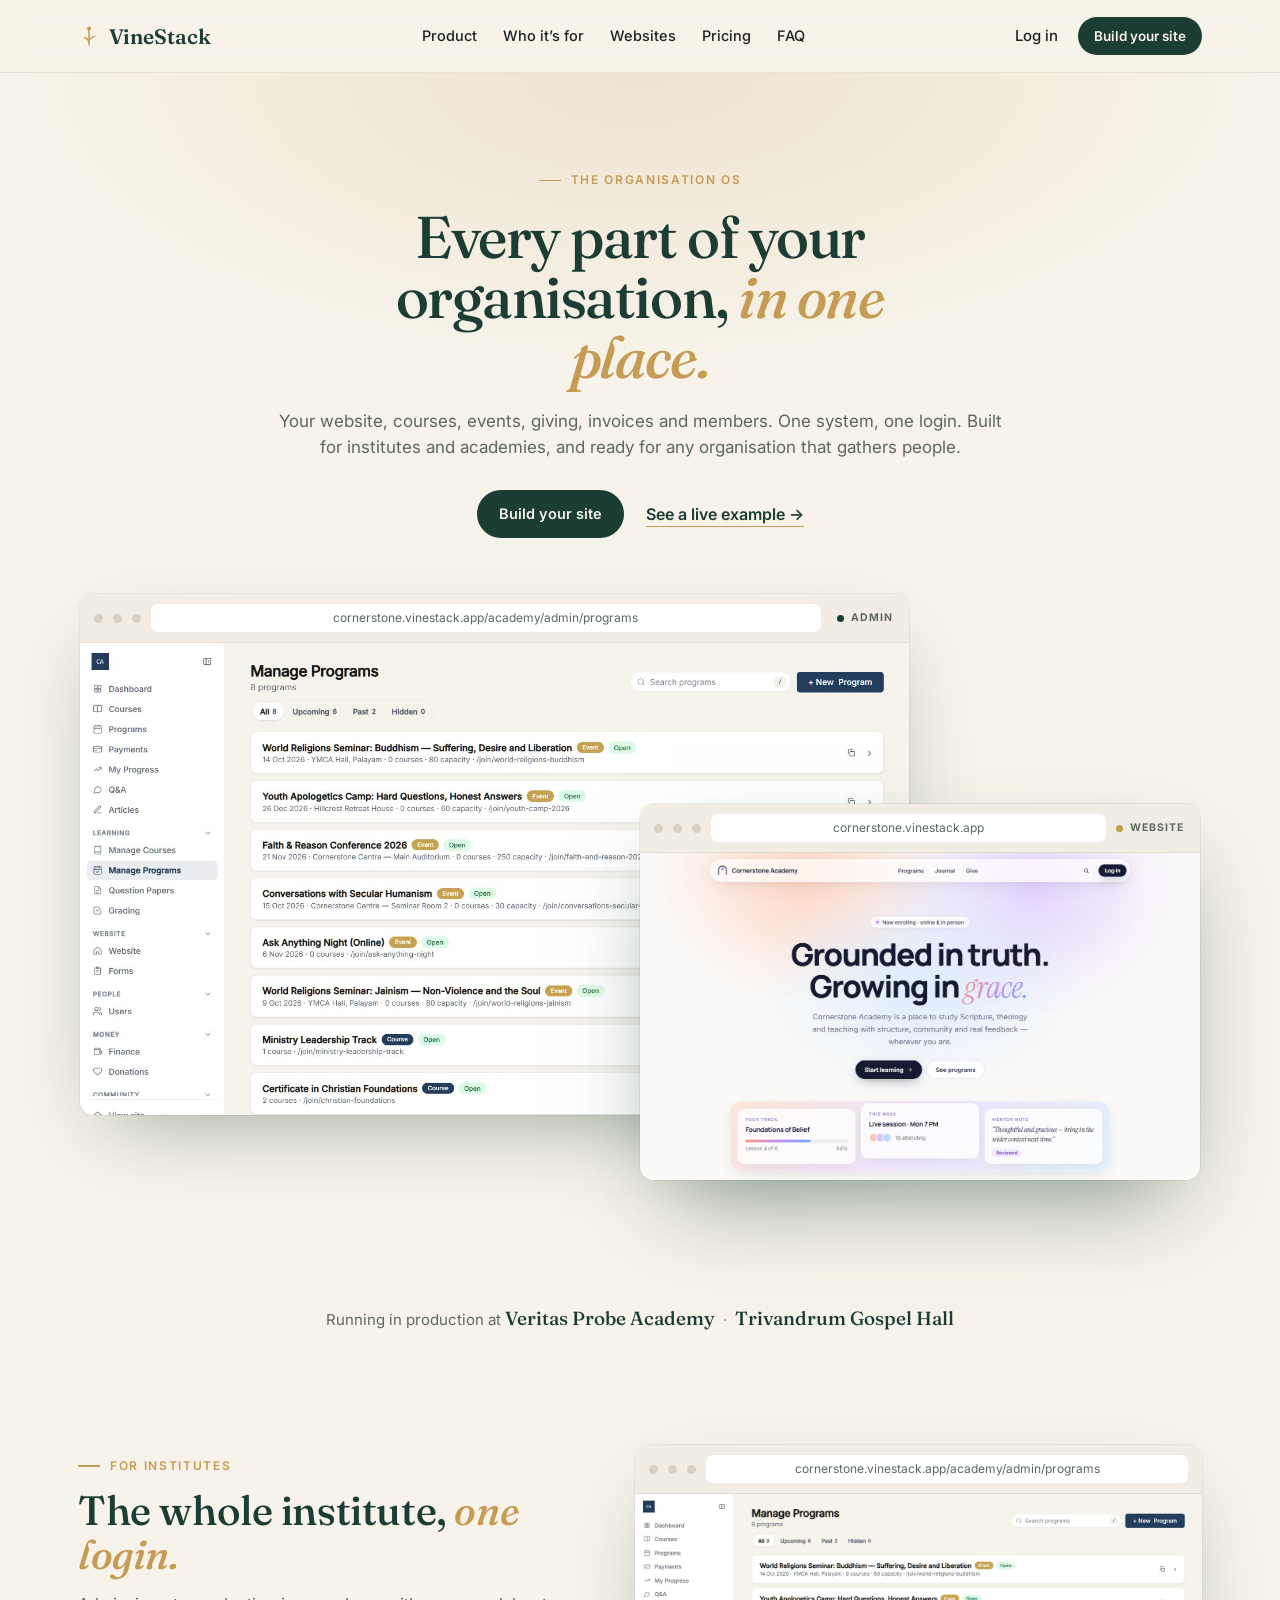
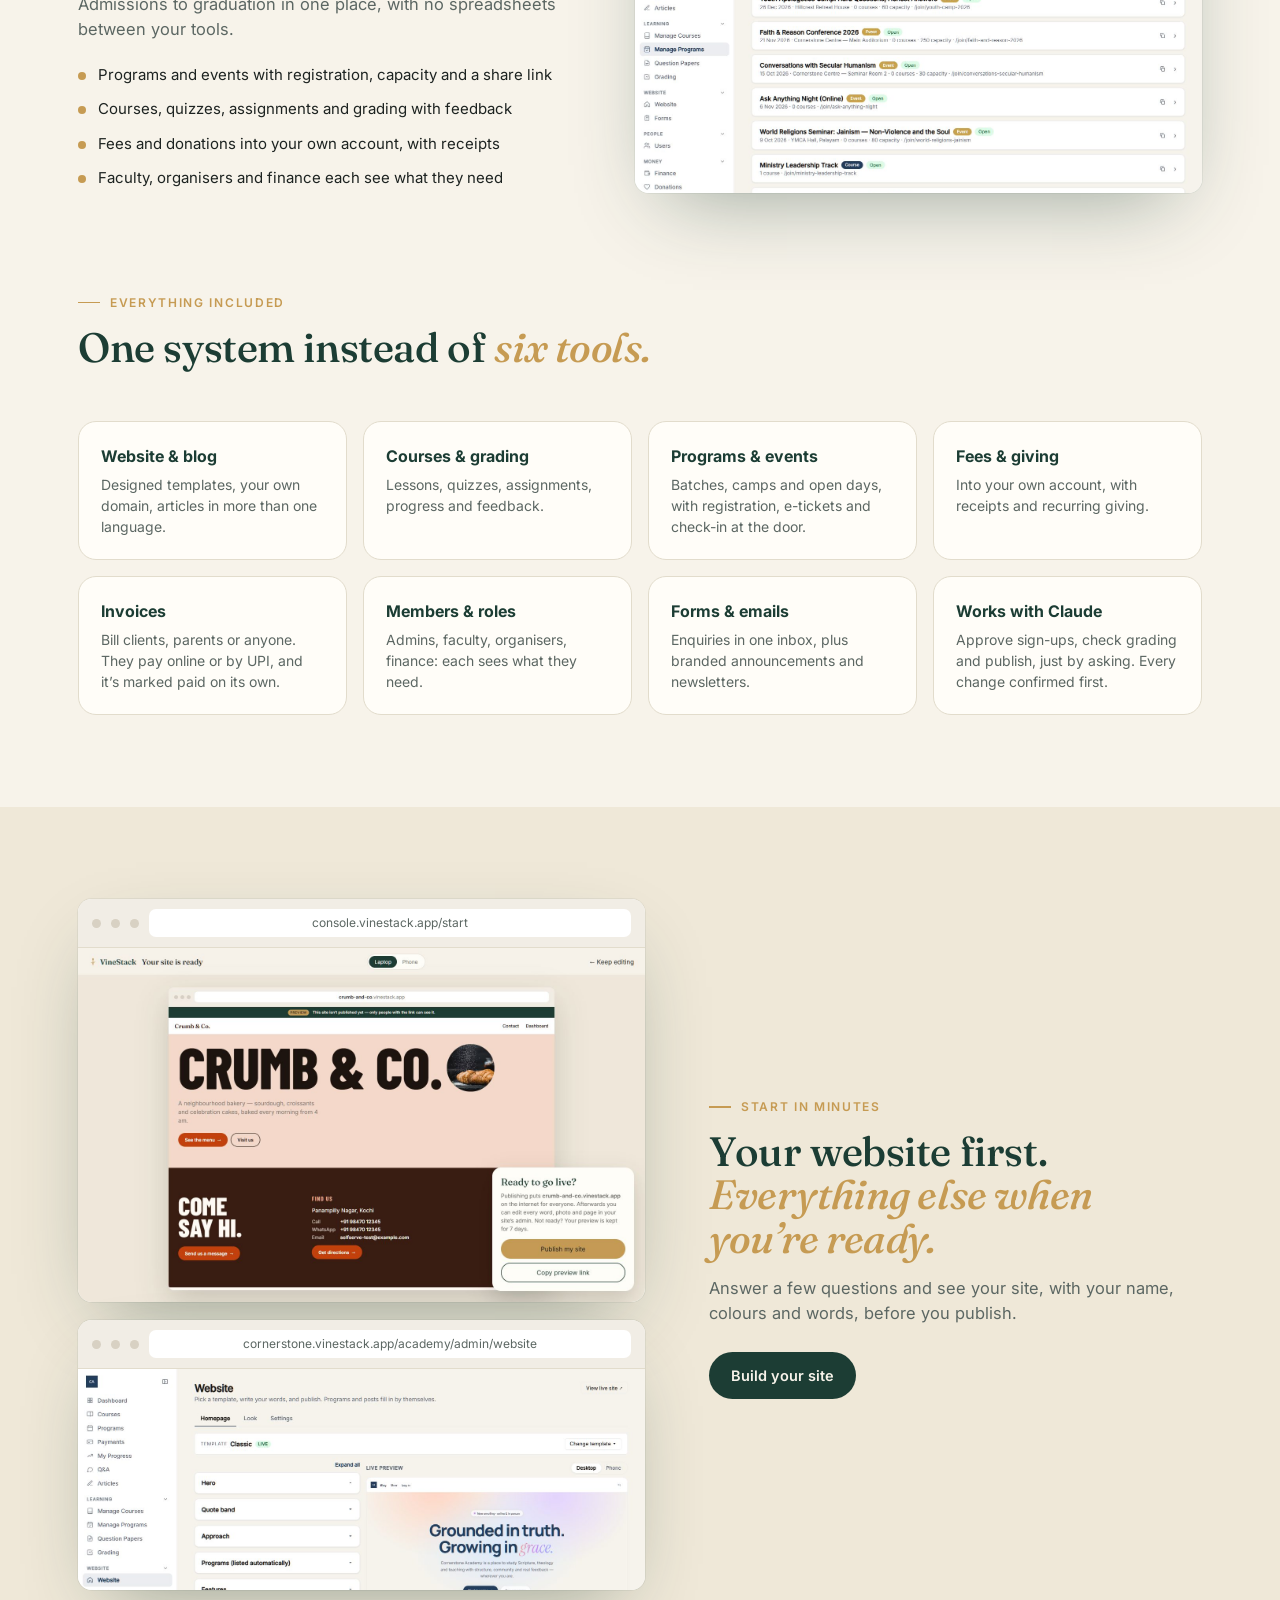
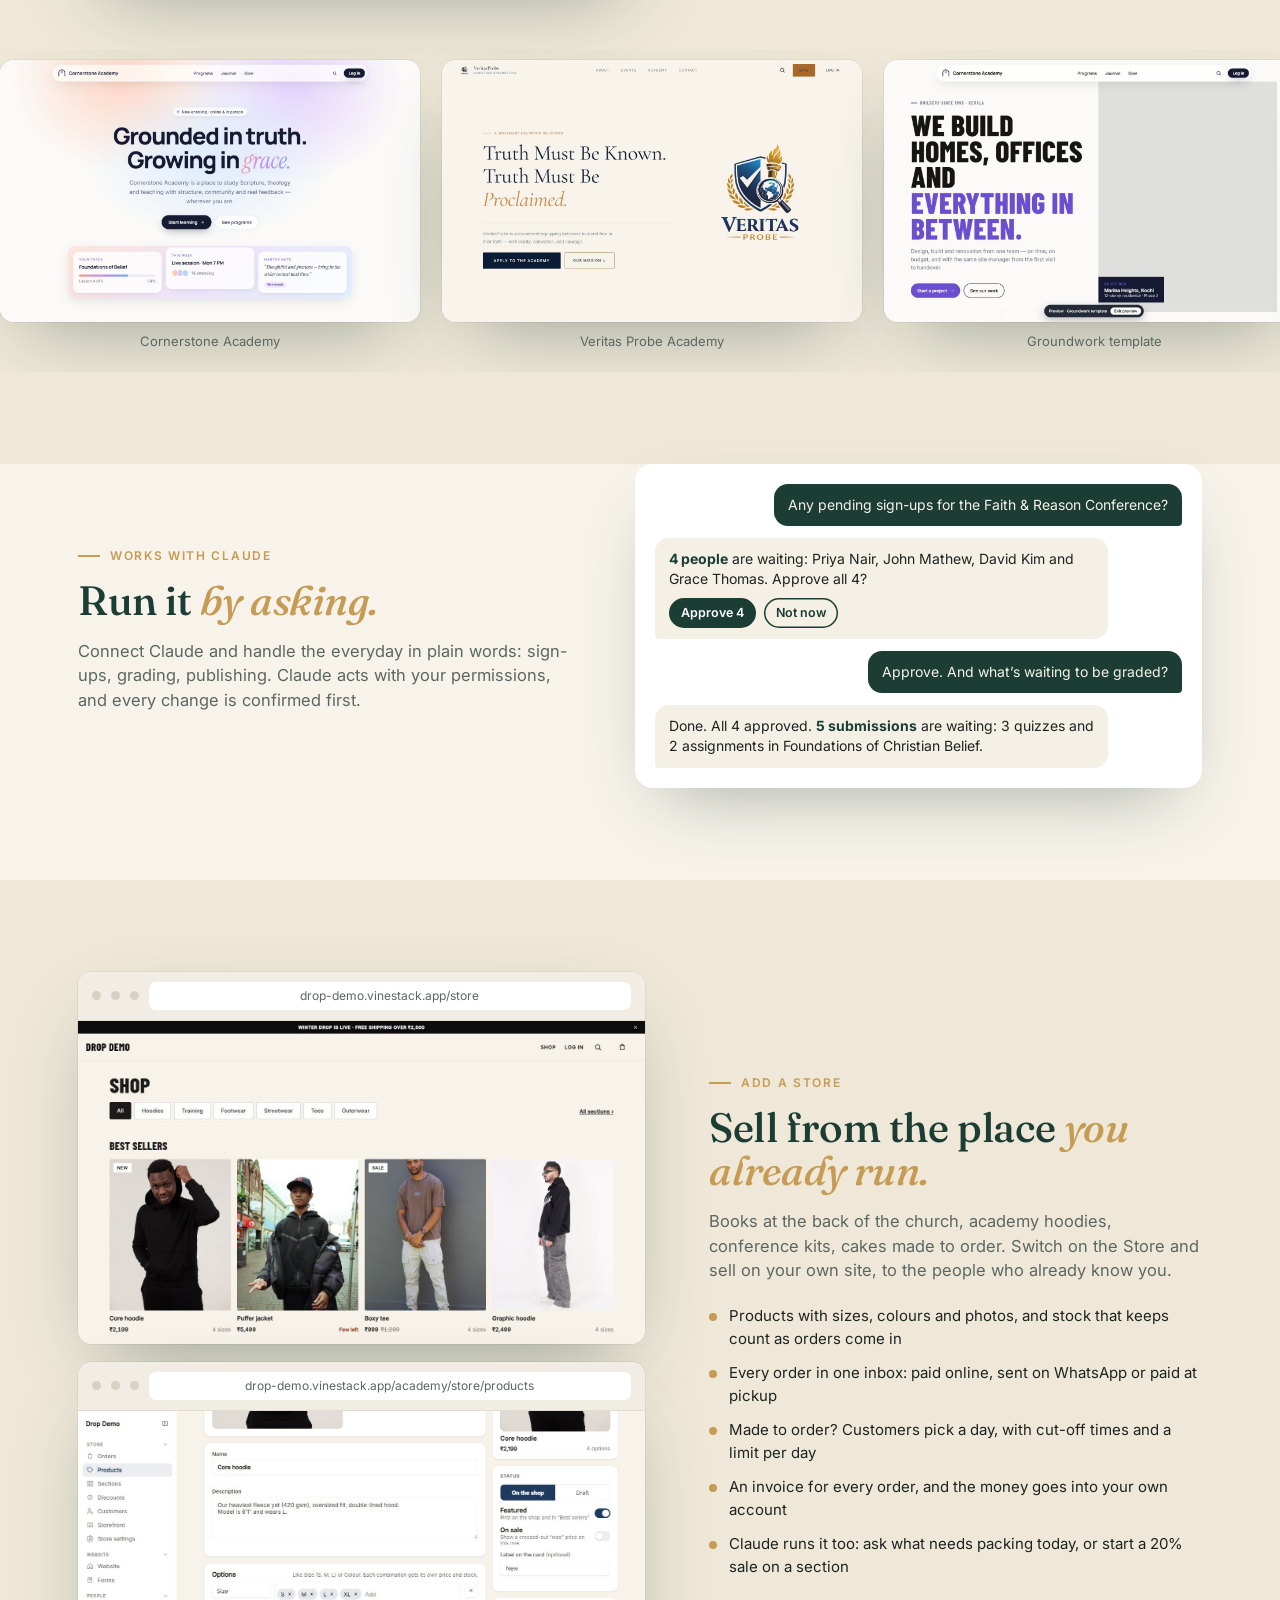
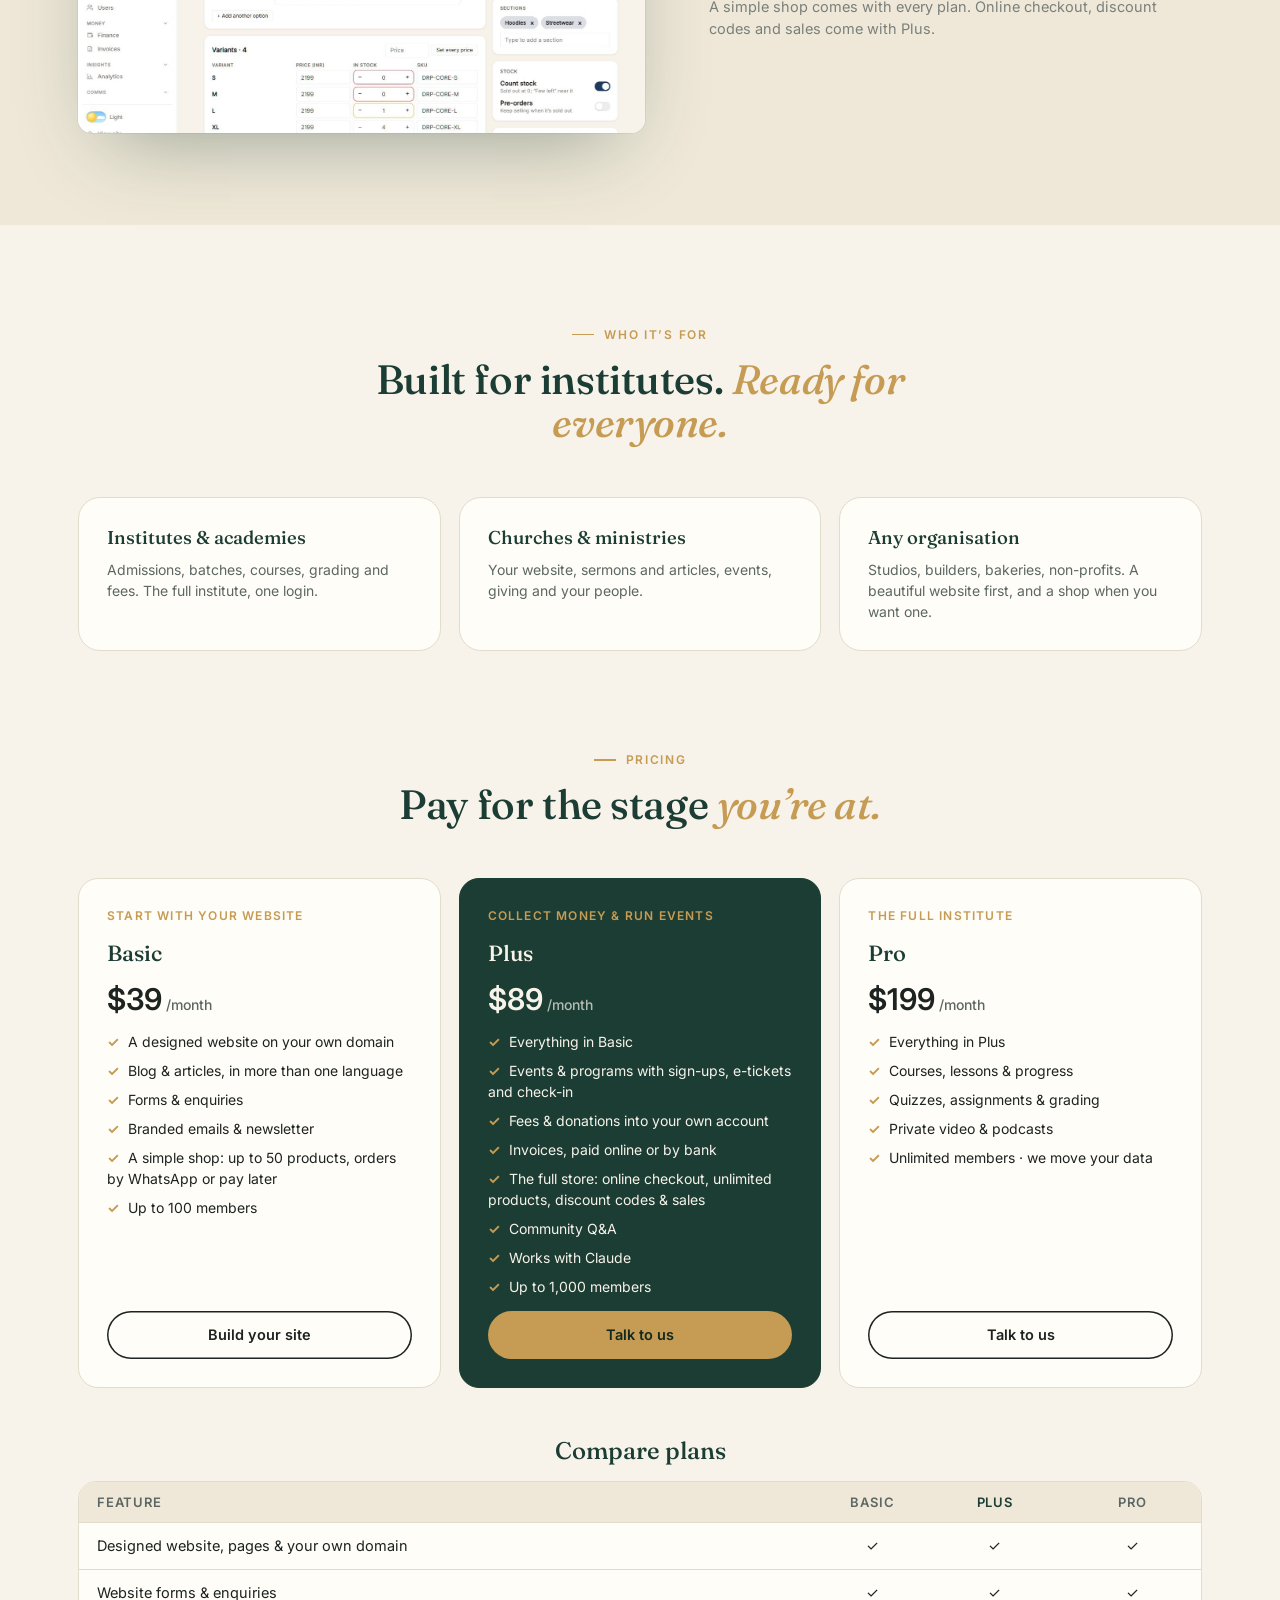
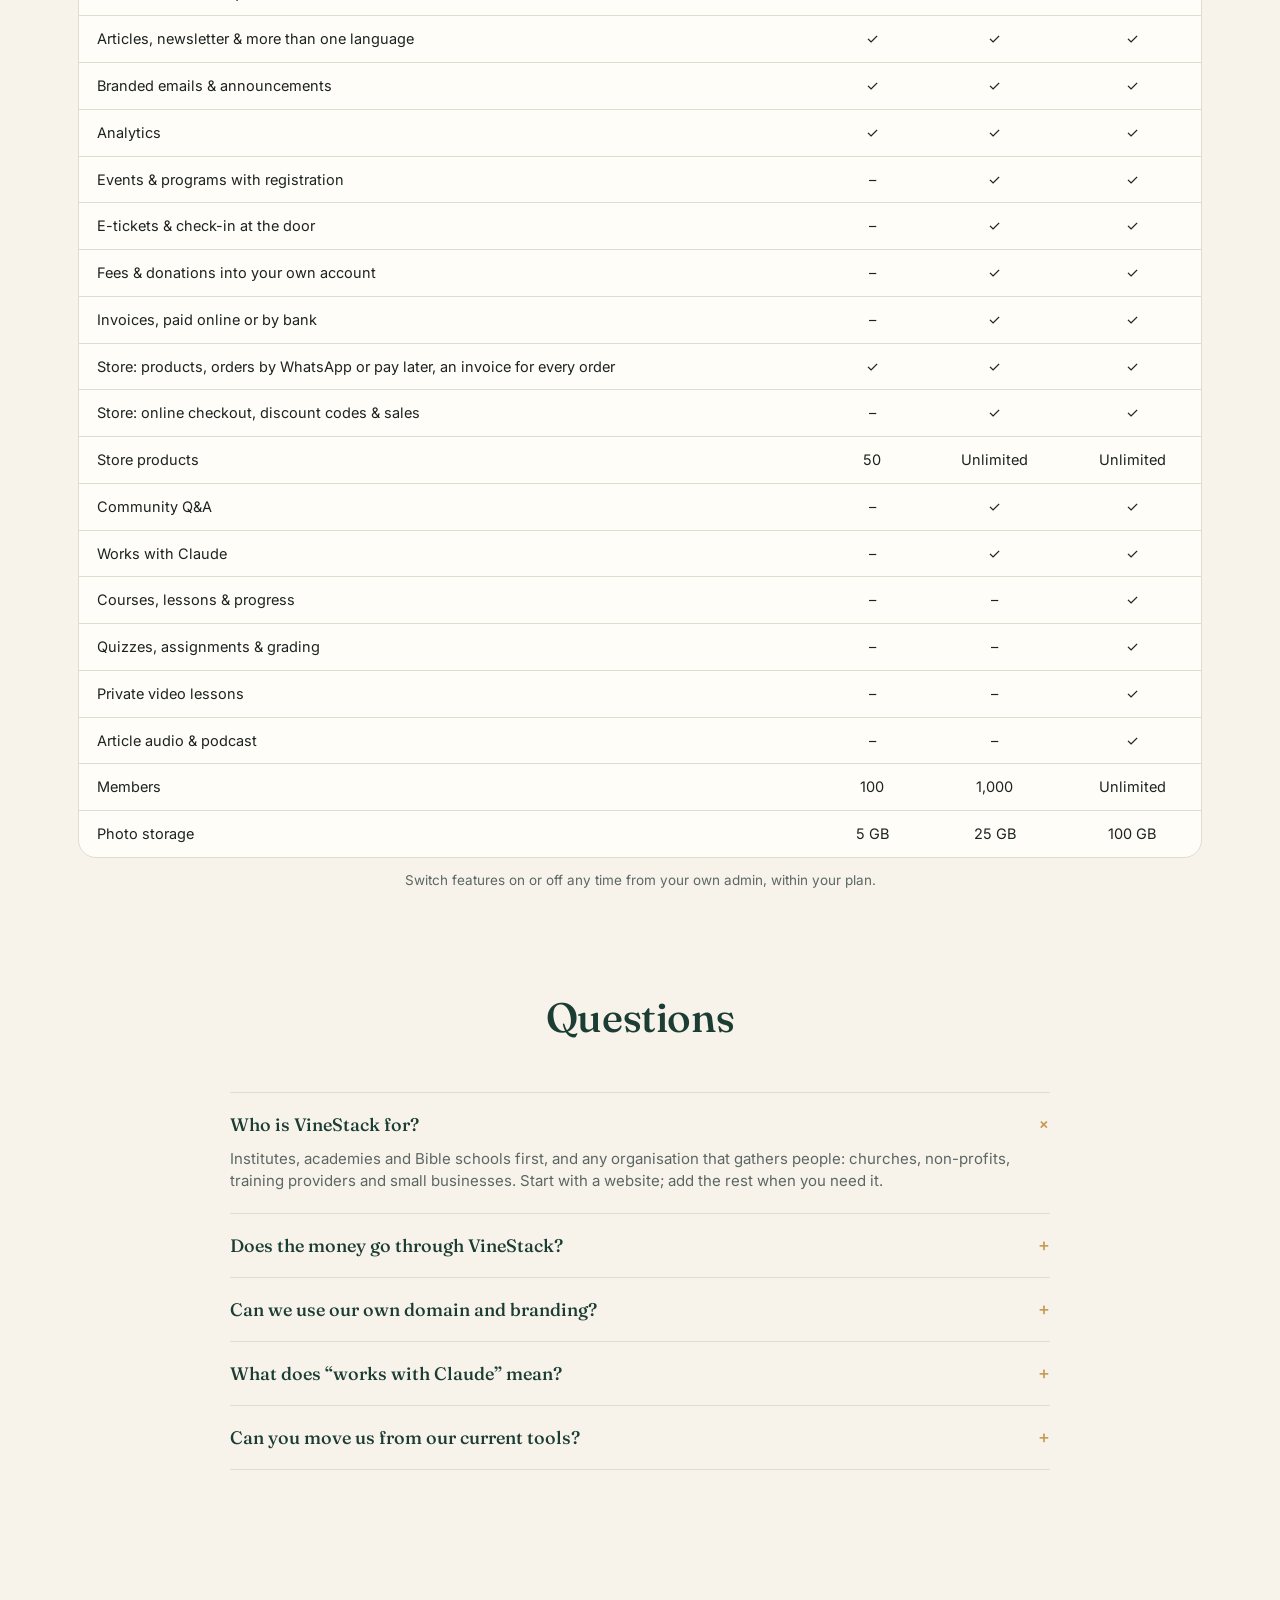
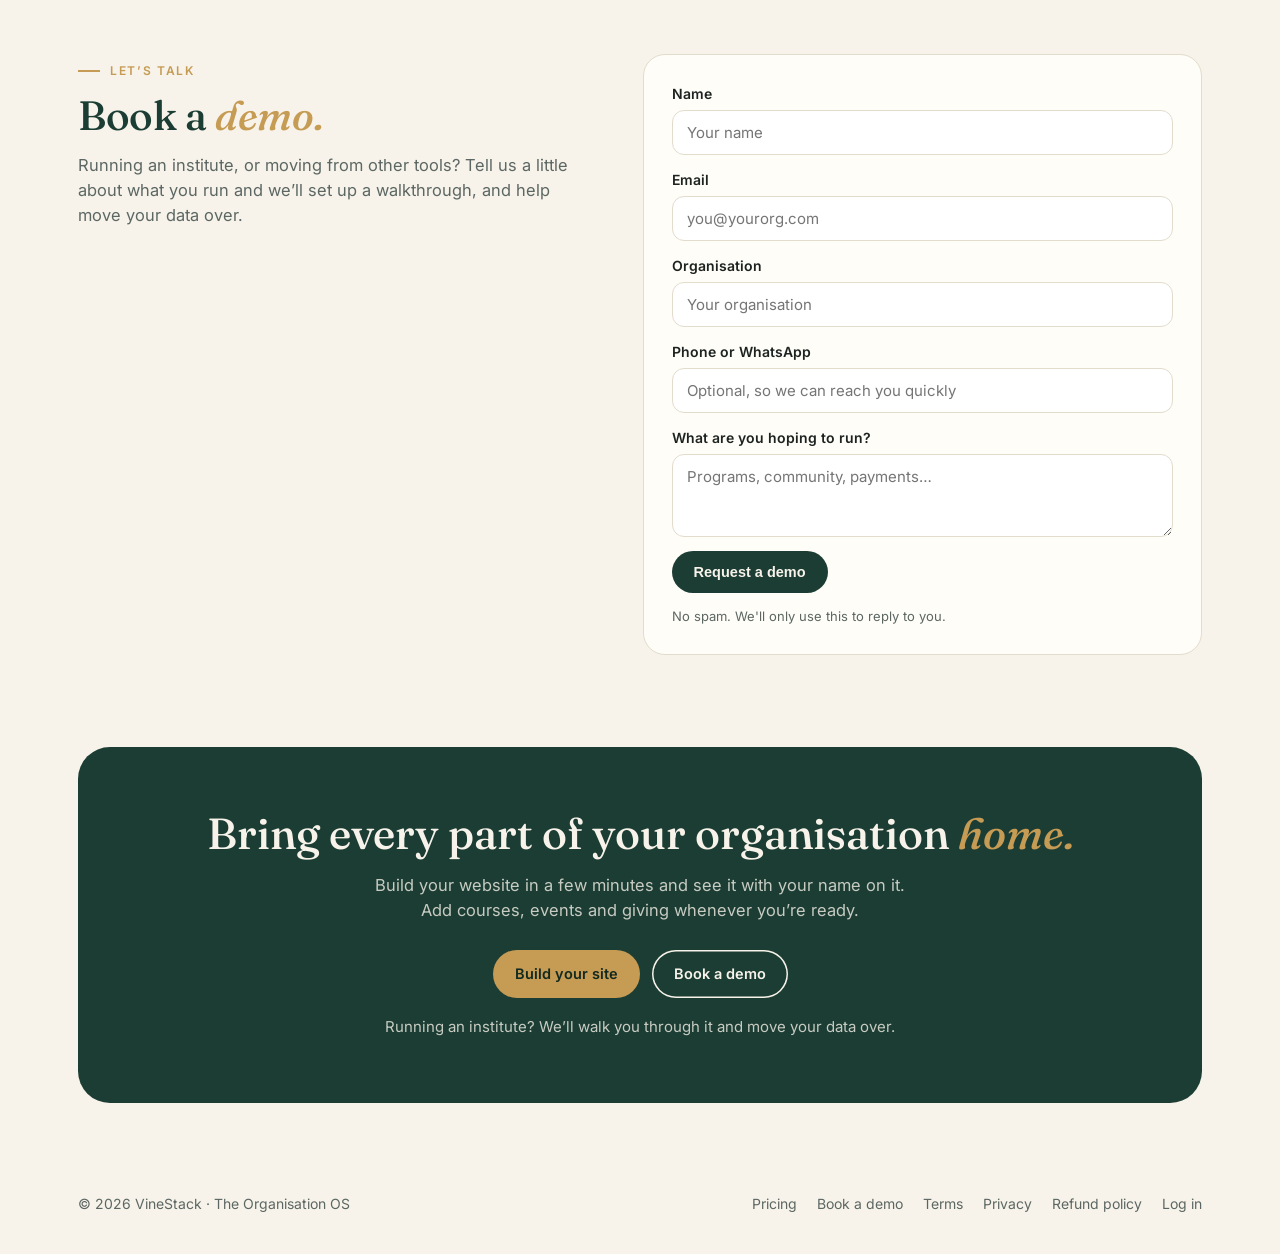
<file: index.html>
<!DOCTYPE html>
<html lang="en">
<head>
  <!-- Google tag (gtag.js) -->
  <script async src="https://www.googletagmanager.com/gtag/js?id=G-STNN6Y0M70"></script>
  <script>
    window.dataLayer = window.dataLayer || [];
    function gtag(){dataLayer.push(arguments);}
    gtag('js', new Date());
    gtag('config', 'G-STNN6Y0M70');
  </script>

  <meta charset="UTF-8" />
  <meta name="viewport" content="width=device-width, initial-scale=1.0" />

  <!-- Primary meta -->
  <title>VineStack · Every part of your organisation, in one place</title>
  <meta name="description" content="The Organisation OS: your website, courses, events, giving, invoices and members in one system with one login. Built for institutes and academies, ready for any organisation that gathers people." />
  <meta name="keywords" content="organisation OS, all-in-one platform, LMS, learning management system, online courses, quizzes and grading, event registration, online giving, donations, member management, community platform, academy software, church software, ministry software, non-profit software, VineStack" />
  <meta name="author" content="VineStack" />
  <meta name="robots" content="index, follow" />
  <meta name="theme-color" content="#1c3d34" />
  <link rel="canonical" href="https://vinestack.app/" />
  <link rel="icon" href="/favicon.ico" sizes="any" />
  <link rel="icon" type="image/png" sizes="32x32" href="/favicon-32x32.png" />
  <link rel="icon" type="image/png" sizes="16x16" href="/favicon-16x16.png" />
  <link rel="apple-touch-icon" sizes="180x180" href="/apple-touch-icon.png" />

  <!-- Open Graph / Facebook / WhatsApp / LinkedIn -->
  <meta property="og:type" content="website" />
  <meta property="og:site_name" content="VineStack" />
  <meta property="og:url" content="https://vinestack.app/" />
  <meta property="og:title" content="VineStack · Every part of your organisation, in one place" />
  <meta property="og:description" content="The Organisation OS: your website, courses, events, giving, invoices and members in one system with one login. Built for institutes and academies, ready for any organisation that gathers people." />
  <meta property="og:image" content="https://vinestack.app/og-image.png" />
  <meta property="og:image:width" content="1200" />
  <meta property="og:image:height" content="630" />
  <meta property="og:image:alt" content="VineStack: the operating system for your organisation" />
  <meta property="og:locale" content="en_US" />

  <!-- Twitter / X -->
  <meta name="twitter:card" content="summary_large_image" />
  <meta name="twitter:title" content="VineStack · Every part of your organisation, in one place" />
  <meta name="twitter:description" content="The Organisation OS: your website, courses, events, giving, invoices and members in one system with one login. Built for institutes and academies, ready for any organisation that gathers people." />
  <meta name="twitter:image" content="https://vinestack.app/og-image.png" />

  <!-- Structured data: helps Google show it as a software product -->
  <script type="application/ld+json">
  {
    "@context": "https://schema.org",
    "@type": "SoftwareApplication",
    "name": "VineStack",
    "applicationCategory": "EducationalApplication",
    "applicationSubCategory": "Learning and organisation management",
    "operatingSystem": "Web",
    "url": "https://vinestack.app/",
    "image": "https://vinestack.app/og-image.png",
    "description": "The operating system for academies, churches, non-profits and training organisations: courses and programs, quizzes and grading, events, content, community and payments in one system.",
    "featureList": "Programs and courses, Quizzes and grading, Progress tracking, Event registration, Articles and blog, Q&A community, Fees and online giving, Invoicing, Roles and permissions, Custom domain and branding, Works with Claude (MCP)",
    "publisher": { "@type": "Organization", "name": "VineStack", "url": "https://vinestack.app/" },
    "offers": {
      "@type": "AggregateOffer",
      "lowPrice": "2499",
      "highPrice": "9999",
      "priceCurrency": "INR"
    }
  }
  </script>
  <script type="application/ld+json">
{
  "@context": "https://schema.org",
  "@type": "Organization",
  "name": "VineStack",
  "url": "https://vinestack.app/",
  "logo": "https://vinestack.app/apple-touch-icon.png",
  "description": "VineStack makes the operating system for academies, churches, non-profits and training organisations."
}
  </script>
  <script type="application/ld+json">
{
  "@context": "https://schema.org",
  "@type": "FAQPage",
  "mainEntity": [
    {
      "@type": "Question",
      "name": "Who is VineStack for?",
      "acceptedAnswer": {
        "@type": "Answer",
        "text": "Academies, churches and faith organisations, non-profits, coaches and training organisations: anyone who runs programs, teaches or trains people, and wants their community in one place. It is built for education first and works for any organisation that gathers and grows people."
      }
    },
    {
      "@type": "Question",
      "name": "What does VineStack replace?",
      "acceptedAnswer": {
        "@type": "Answer",
        "text": "Most organisations stitch together a course platform, a quiz or grading tool, event sign-up forms, a donation page, a blog and a member spreadsheet. VineStack does all of it in one system, with one member list, one login and one design."
      }
    },
    {
      "@type": "Question",
      "name": "How do payments work, and which countries do you support?",
      "acceptedAnswer": {
        "@type": "Answer",
        "text": "Course fees, event registrations and donations go straight into your organisation's own payment account. VineStack never holds your money. Razorpay is supported today and Stripe is on the way, and we set up your payment provider with you during onboarding."
      }
    },
    {
      "@type": "Question",
      "name": "Can we use our own domain and branding?",
      "acceptedAnswer": {
        "@type": "Answer",
        "text": "Yes. On every plan your site runs on your own domain, with your colours, fonts, menu and homepage, all set from the admin console without code."
      }
    },
    {
      "@type": "Question",
      "name": "Is our data kept separate and backed up?",
      "acceptedAnswer": {
        "@type": "Answer",
        "text": "Yes. Every organisation's data is kept separate from every other organisation's, and the whole system is backed up automatically to private storage on a schedule."
      }
    },
    {
      "@type": "Question",
      "name": "What does “Works with Claude” mean?",
      "acceptedAnswer": {
        "@type": "Answer",
        "text": "On Pro, you can connect Claude to VineStack and run everyday work by asking: grade the next submission, approve sign-ups, check who still owes fees, draft and publish an article. Claude acts with your own permissions, every change is confirmed before it happens, and admins decide whether it is switched on."
      }
    },
    {
      "@type": "Question",
      "name": "Does it work on phones?",
      "acceptedAnswer": {
        "@type": "Answer",
        "text": "Yes. Every page, from lessons and quizzes to the admin tools, is built to work on phones, tablets and desktops."
      }
    },
    {
      "@type": "Question",
      "name": "Can you help us move from our current tools?",
      "acceptedAnswer": {
        "@type": "Answer",
        "text": "Yes. We set up every plan with you, and setup is free when you pay yearly. On Pro we also migrate your data for you. Non-profits can ask about our discount."
      }
    }
  ]
}
  </script>

  <link rel="preconnect" href="https://fonts.googleapis.com" />
  <link rel="preconnect" href="https://fonts.gstatic.com" crossorigin />
  <link href="https://fonts.googleapis.com/css2?family=Fraunces:ital,opsz,wght@0,9..144,400;0,9..144,500;0,9..144,600;1,9..144,500&family=Inter:wght@400;500;600;700&display=swap" rel="stylesheet" />
  <link rel="stylesheet" href="/home.css" />
<style>
.b-hero { padding: 90px 0 0; text-align: center; background: radial-gradient(900px 420px at 50% 0%, rgba(198,155,83,.18), transparent 70%); }
.b-hero h1 { margin: 18px auto 0; max-width: 15ch; font: 500 clamp(46px, 6vw, 84px)/1 var(--serif); color: var(--vine); letter-spacing: -0.025em; }
.b-hero h1 em { color: var(--gold); }
.b-hero p { margin: 22px auto 30px; max-width: 43em; font-size: 19px; color: var(--mut); }
.b-hero .row { display: flex; gap: 12px; justify-content: center; flex-wrap: wrap; }
.b-tabs { display: inline-flex; gap: 4px; margin: 56px auto 22px; padding: 5px; border-radius: 99px; background: var(--paper); border: 1px solid var(--line); flex-wrap: wrap; justify-content: center; }
.b-tabs span { padding: 9px 18px; border-radius: 99px; font-size: 14px; font-weight: 600; color: var(--mut); }
.b-tabs span.on { background: var(--vine); color: var(--ivory); }
.b-stage { max-width: 1100px; margin: 0 auto; position: relative; text-align: left; }
.b-layer { position: relative; max-width: 1120px; margin: 56px auto 0; height: 640px; text-align: left; }
.b-back { position: absolute; left: 0; top: 0; width: 74%; }
.b-front { position: absolute; right: 0; top: 210px; width: 50%; }
.b-front .frame { box-shadow: 0 40px 90px -30px rgba(28,61,52,.55), 0 0 0 1px rgba(28,61,52,.08); }
/* Window label: quiet small caps on the right of the title bar, with a coloured dot. */
.frame-bar .b-tag { flex: none; display: inline-flex; align-items: center; gap: 7px; background: none; padding: 0 2px 0 0; border-radius: 0; font-size: 10.5px; font-weight: 700; letter-spacing: .1em; text-transform: uppercase; color: var(--mut); text-align: right; min-width: 64px; justify-content: flex-end; }
.frame-bar .b-tag::before { content: ""; width: 7px; height: 7px; border-radius: 50%; background: var(--vine); }
.frame-bar .b-tag--gold::before { background: var(--gold); }
.frame-bar span:not(.b-tag) { min-width: 0; overflow: hidden; text-overflow: ellipsis; white-space: nowrap; }
.b-layer > div { min-width: 0; }
@media (max-width: 900px) {
  .b-layer { height: auto; display: grid; gap: 26px; margin-top: 36px; }
  .b-back, .b-front { position: relative; width: 100%; top: 0; }
  .b-front { order: -1; }
}
.b-stage .float { position: absolute; right: -40px; bottom: -40px; width: 330px; }
.b-logos { padding: 72px 0 20px; text-align: center; }
.b-logos p { margin: 0; font-size: 15px; color: var(--mut); line-height: 1.8; }
.b-logos b { font: 500 19px var(--serif); color: var(--vine); white-space: nowrap; }
.b-logos i { font-style: normal; color: var(--gold); margin: 0 4px; }
.b-split { display: grid; grid-template-columns: 1fr 1.15fr; gap: 64px; align-items: center; }
.b-split.rev { grid-template-columns: 1.15fr 1fr; }
.b-list { margin: 22px 0 0; padding: 0; list-style: none; display: grid; gap: 12px; }
.b-list li { display: flex; gap: 12px; font-size: 16px; }
.b-list li::before { content: ''; flex: none; width: 8px; height: 8px; border-radius: 50%; background: var(--gold); margin-top: 8px; }
.b-grid { display: grid; grid-template-columns: repeat(4, 1fr); gap: 16px; }
.b-grid div { background: var(--paper); border: 1px solid var(--line); border-radius: 18px; padding: 22px; }
.b-grid b { display: block; font-size: 16px; margin-bottom: 6px; color: var(--vine); }
.b-grid p { margin: 0; font-size: 14px; color: var(--mut); }
.b-who { display: grid; grid-template-columns: repeat(3, 1fr); gap: 18px; }
.b-who article { padding: 28px; border-radius: 22px; background: var(--paper); border: 1px solid var(--line); }
.b-who h3 { margin: 0 0 10px; font: 500 24px var(--serif); color: var(--vine); }
.b-who p { margin: 0; color: var(--mut); }
@media (max-width: 900px) {
  .b-stage .float { position: static; width: auto; margin-top: 20px; }
  .b-split, .b-split.rev { grid-template-columns: 1fr; gap: 32px; }
  .b-grid { grid-template-columns: 1fr 1fr; }
  .b-who { grid-template-columns: 1fr; }
}

/* Book a demo (form posts to VineStack Leads) */
.demo-in { display: grid; grid-template-columns: 1fr 1.1fr; gap: 56px; align-items: start; }
.demo-form { background: var(--paper); border: 1px solid var(--line); border-radius: 22px; padding: 28px; display: grid; gap: 14px; }
.demo-form label { display: grid; gap: 6px; font-size: 14px; font-weight: 600; color: var(--ink); }
.demo-form input, .demo-form textarea { font: 400 15px var(--sans); padding: 12px 14px; border-radius: 12px; border: 1px solid var(--line); background: #fff; color: var(--ink); }
.demo-form input:focus, .demo-form textarea:focus { outline: 2px solid var(--gold-soft); border-color: var(--gold); }
.demo-form .btn { justify-self: start; }
.form-note { margin: 0; font-size: 13px; color: var(--mut); }
@media (max-width: 900px) { .demo-in { grid-template-columns: 1fr; gap: 28px; } }
</style>
</head>
<body>
<header class="nav"><div class="wrap">
  <a class="brand" href="/"><svg width="22" height="22" viewBox="0 0 32 32" aria-hidden="true"><path d="M16 29c0-6-4-9-9-11 5-1 9 1 9 6zM16 29c0-8 5-11 11-13-6-1-11 2-11 9z" fill="currentColor"/><path d="M16 29V7" stroke="currentColor" stroke-width="2.2" stroke-linecap="round" fill="none"/><circle cx="16" cy="5" r="3" fill="currentColor"/></svg>VineStack</a>
  <nav class="nav-links"><a href="#os">Product</a><a href="#who">Who it’s for</a><a href="#sites">Websites</a><a href="#plans">Pricing</a><a href="#faq">FAQ</a></nav>
  <div class="nav-right"><a href="https://console.vinestack.app/" style="font-weight:500;font-size:15px;margin-right:10px">Log in</a><a class="btn btn-sm btn-vine" href="https://console.vinestack.app/start">Build your site</a></div>
</div></header>

<section class="b-hero"><div class="wrap">
  <span class="eyebrow">The Organisation OS</span><h1>Every part of your organisation, <em>in one place.</em></h1><p>Your website, courses, events, giving, invoices and members. One system, one login. Built for institutes and academies, and ready for any organisation that gathers people.</p>
  <div class="row" style="align-items:center;gap:22px"><a class="btn btn-vine" href="https://console.vinestack.app/start">Build your site</a><a href="https://cornerstone.vinestack.app" target="_blank" rel="noopener" style="font-weight:600;color:var(--vine);border-bottom:1.5px solid var(--gold)">See a live example →</a></div>
  <div class="b-layer">
    <div class="b-back"><div class="frame"><div class="frame-bar"><i></i><i></i><i></i><span>cornerstone.vinestack.app/academy/admin/programs</span><span class="b-tag">Admin</span></div><img src="/img/r-programs.jpg" alt="" style="aspect-ratio:1440/820;object-fit:cover;object-position:top"></div></div>
    <div class="b-front"><div class="frame"><div class="frame-bar"><i></i><i></i><i></i><span>cornerstone.vinestack.app</span><span class="b-tag b-tag--gold">Website</span></div><img src="/img/site-cornerstone.jpg" alt="" style="aspect-ratio:1440/840;object-fit:cover;object-position:top"></div></div>
  </div>
</div></section>
<section class="b-logos"><div class="wrap"><p>Running in production at <b>Veritas Probe Academy</b> <i>·</i> <b>Trivandrum Gospel Hall</b></p></div></section>
<section class="sec" id="os"><div class="wrap">
  <div class="b-split"><div class="sec-head" style="margin:0"><span class="eyebrow">For institutes</span><h2>The whole institute, <em>one login.</em></h2><p>Admissions to graduation in one place, with no spreadsheets between your tools.</p>
    <ul class="b-list"><li>Programs and events with registration, capacity and a share link</li><li>Courses, quizzes, assignments and grading with feedback</li><li>Fees and donations into your own account, with receipts</li><li>Faculty, organisers and finance each see what they need</li></ul></div>
    <div><div class="frame"><div class="frame-bar"><i></i><i></i><i></i><span>cornerstone.vinestack.app/academy/admin/programs</span></div><img src="/img/r-programs.jpg" alt="" style="aspect-ratio:1440/760;object-fit:cover;object-position:top"></div></div></div>
</div></section>
<section class="sec" style="padding-top:0"><div class="wrap"><div class="sec-head"><span class="eyebrow">Everything included</span><h2>One system instead of <em>six tools.</em></h2></div>
  <div class="b-grid"><div><b>Website &amp; blog</b><p>Designed templates, your own domain, articles in more than one language.</p></div><div><b>Courses &amp; grading</b><p>Lessons, quizzes, assignments, progress and feedback.</p></div><div><b>Programs &amp; events</b><p>Batches, camps and open days, with registration, e-tickets and check-in at the door.</p></div><div><b>Fees &amp; giving</b><p>Into your own account, with receipts and recurring giving.</p></div><div><b>Invoices</b><p>Bill clients, parents or anyone. They pay online or by UPI, and it’s marked paid on its own.</p></div><div><b>Members &amp; roles</b><p>Admins, faculty, organisers, finance: each sees what they need.</p></div><div><b>Forms &amp; emails</b><p>Enquiries in one inbox, plus branded announcements and newsletters.</p></div><div><b>Works with Claude</b><p>Approve sign-ups, check grading and publish, just by asking. Every change confirmed first.</p></div></div></div></section>
<section class="sec" id="sites" style="background:var(--ivory2)"><div class="wrap"><div class="b-split rev">
  <div style="display:grid;gap:18px"><div class="frame"><div class="frame-bar"><i></i><i></i><i></i><span>console.vinestack.app/start</span></div><img src="/img/signup-review.jpg" alt=""></div><div class="frame"><div class="frame-bar"><i></i><i></i><i></i><span>cornerstone.vinestack.app/academy/admin/website</span></div><img src="/img/r-website.jpg" alt="" style="aspect-ratio:1440/560;object-fit:cover;object-position:top"></div></div>
  <div class="sec-head" style="margin:0"><span class="eyebrow">Start in minutes</span><h2>Your website first. <em>Everything else when you’re ready.</em></h2><p>Answer a few questions and see your site, with your name, colours and words, before you publish.</p>
    <div style="margin-top:26px"><a class="btn btn-vine" href="https://console.vinestack.app/start">Build your site</a></div></div></div></div>
  <div style="margin-top:60px"><div style="overflow:hidden;padding:10px 0 20px"><div class="strip"><div><div class="frame"><img src="/img/site-cornerstone.jpg" alt=""></div><div class="strip-cap">Cornerstone Academy</div></div><div><div class="frame"><img src="/img/site-veritas.jpg" alt=""></div><div class="strip-cap">Veritas Probe Academy</div></div><div><div class="frame"><img src="/img/site-groundwork.jpg" alt=""></div><div class="strip-cap">Groundwork template</div></div><div><div class="frame"><img src="/img/site-shopfront.jpg" alt=""></div><div class="strip-cap">Shopfront template</div></div><div><div class="frame"><img src="/img/site-billboard.jpg" alt=""></div><div class="strip-cap">Billboard template</div></div><div><div class="frame"><img src="/img/site-cornerstone.jpg" alt=""></div><div class="strip-cap">Cornerstone Academy</div></div><div><div class="frame"><img src="/img/site-veritas.jpg" alt=""></div><div class="strip-cap">Veritas Probe Academy</div></div><div><div class="frame"><img src="/img/site-groundwork.jpg" alt=""></div><div class="strip-cap">Groundwork template</div></div><div><div class="frame"><img src="/img/site-shopfront.jpg" alt=""></div><div class="strip-cap">Shopfront template</div></div><div><div class="frame"><img src="/img/site-billboard.jpg" alt=""></div><div class="strip-cap">Billboard template</div></div></div></div></div></section>
<section class="sec" style="padding-top:0"><div class="wrap"><div class="b-split">
  <div class="sec-head" style="margin:0"><span class="eyebrow">Works with Claude</span><h2>Run it <em>by asking.</em></h2><p>Connect Claude and handle the everyday in plain words: sign-ups, grading, publishing. Claude acts with your permissions, and every change is confirmed first.</p></div>
  <div class="chat">
  <div class="msg me">Any pending sign-ups for the Faith &amp; Reason Conference?</div>
  <div class="msg ai"><b>4 people</b> are waiting: Priya Nair, John Mathew, David Kim and Grace Thomas. Approve all 4?<div class="confirm"><span>Approve 4</span><span>Not now</span></div></div>
  <div class="msg me">Approve. And what’s waiting to be graded?</div>
  <div class="msg ai">Done. All 4 approved. <b>5 submissions</b> are waiting: 3 quizzes and 2 assignments in Foundations of Christian Belief.</div>
</div></div></div></section>
<section class="sec" id="store" style="background:var(--ivory2)"><div class="wrap"><div class="b-split rev">
  <div style="display:grid;gap:18px"><div class="frame"><div class="frame-bar"><i></i><i></i><i></i><span>drop-demo.vinestack.app/store</span></div><img src="/img/store-shop.jpg" alt="A shop page with sections, best sellers, sale prices and sizes" loading="lazy" style="aspect-ratio:1440/820;object-fit:cover;object-position:top"></div><div class="frame"><div class="frame-bar"><i></i><i></i><i></i><span>drop-demo.vinestack.app/academy/store/products</span></div><img src="/img/store-product.jpg" alt="The product editor: sizes, price and stock per size, SKUs and sections" loading="lazy" style="aspect-ratio:1440/820;object-fit:cover;object-position:top"></div></div>
  <div class="sec-head" style="margin:0"><span class="eyebrow">Add a store</span><h2>Sell from the place <em>you already run.</em></h2><p>Books at the back of the church, academy hoodies, conference kits, cakes made to order. Switch on the Store and sell on your own site, to the people who already know you.</p>
    <ul class="b-list"><li>Products with sizes, colours and photos, and stock that keeps count as orders come in</li><li>Every order in one inbox: paid online, sent on WhatsApp or paid at pickup</li><li>Made to order? Customers pick a day, with cut-off times and a limit per day</li><li>An invoice for every order, and the money goes into your own account</li><li>Claude runs it too: ask what needs packing today, or start a 20% sale on a section</li></ul><p class="store-plans" style="margin-top:18px;font-size:14.5px;opacity:.8">A simple shop comes with every plan. Online checkout, discount codes and sales come with Plus.</p></div></div></div></section>
<section class="sec" id="who"><div class="wrap"><div class="sec-head center"><span class="eyebrow">Who it’s for</span><h2>Built for institutes. <em>Ready for everyone.</em></h2></div>
  <div class="b-who"><article><h3>Institutes &amp; academies</h3><p>Admissions, batches, courses, grading and fees. The full institute, one login.</p></article><article><h3>Churches &amp; ministries</h3><p>Your website, sermons and articles, events, giving and your people.</p></article><article><h3>Any organisation</h3><p>Studios, builders, bakeries, non-profits. A beautiful website first, and a shop when you want one.</p></article></div></div></section>
<section class="sec" id="plans" style="padding-top:0"><div class="wrap"><div class="sec-head center"><span class="eyebrow">Pricing</span><h2>Pay for the stage <em>you’re at.</em></h2></div><div class="plans">
  <div class="plan"><span class="stage">Start with your website</span><h3>Basic</h3><div class="price"><span data-k="cur">₹</span><span class="price-amt" data-plan="basic">2,499</span><small> /month</small></div>
    <ul><li>A designed website on your own domain</li><li>Blog &amp; articles, in more than one language</li><li>Forms &amp; enquiries</li><li>Branded emails &amp; newsletter</li><li>A simple shop: up to 50 products, orders by WhatsApp or pay later</li><li>Up to 100 members</li></ul><a class="btn btn-line" href="https://console.vinestack.app/start">Build your site</a></div>
  <div class="plan feat"><span class="stage">Collect money &amp; run events</span><h3>Plus</h3><div class="price"><span data-k="cur">₹</span><span class="price-amt" data-plan="plus">4,999</span><small> /month</small></div>
    <ul><li>Everything in Basic</li><li>Events &amp; programs with sign-ups, e-tickets and check-in</li><li>Fees &amp; donations into your own account</li><li>Invoices, paid online or by bank</li><li>The full store: online checkout, unlimited products, discount codes &amp; sales</li><li>Community Q&amp;A</li><li>Works with Claude</li><li>Up to 1,000 members</li></ul><a class="btn btn-gold" href="#demo">Talk to us</a></div>
  <div class="plan"><span class="stage">The full institute</span><h3>Pro</h3><div class="price"><span data-k="cur">₹</span><span class="price-amt" data-plan="pro">9,999</span><small> /month</small></div>
    <ul><li>Everything in Plus</li><li>Courses, lessons &amp; progress</li><li>Quizzes, assignments &amp; grading</li><li>Private video &amp; podcasts</li><li>Unlimited members · we move your data</li></ul><a class="btn btn-line" href="#demo">Talk to us</a></div>
</div>
  <div class="cmp"><h3>Compare plans</h3><div class="cmp-scroll"><table>
    <thead><tr><th>Feature</th><th>Basic</th><th>Plus</th><th>Pro</th></tr></thead>
    <tbody><tr><td>Designed website, pages &amp; your own domain</td><td>✓</td><td>✓</td><td>✓</td></tr><tr><td>Website forms &amp; enquiries</td><td>✓</td><td>✓</td><td>✓</td></tr><tr><td>Articles, newsletter &amp; more than one language</td><td>✓</td><td>✓</td><td>✓</td></tr><tr><td>Branded emails &amp; announcements</td><td>✓</td><td>✓</td><td>✓</td></tr><tr><td>Analytics</td><td>✓</td><td>✓</td><td>✓</td></tr><tr><td>Events &amp; programs with registration</td><td>–</td><td>✓</td><td>✓</td></tr><tr><td>E-tickets &amp; check-in at the door</td><td>–</td><td>✓</td><td>✓</td></tr><tr><td>Fees &amp; donations into your own account</td><td>–</td><td>✓</td><td>✓</td></tr><tr><td>Invoices, paid online or by bank</td><td>–</td><td>✓</td><td>✓</td></tr><tr><td>Store: products, orders by WhatsApp or pay later, an invoice for every order</td><td>✓</td><td>✓</td><td>✓</td></tr><tr><td>Store: online checkout, discount codes &amp; sales</td><td>–</td><td>✓</td><td>✓</td></tr><tr><td>Store products</td><td>50</td><td>Unlimited</td><td>Unlimited</td></tr><tr><td>Community Q&amp;A</td><td>–</td><td>✓</td><td>✓</td></tr><tr><td>Works with Claude</td><td>–</td><td>✓</td><td>✓</td></tr><tr><td>Courses, lessons &amp; progress</td><td>–</td><td>–</td><td>✓</td></tr><tr><td>Quizzes, assignments &amp; grading</td><td>–</td><td>–</td><td>✓</td></tr><tr><td>Private video lessons</td><td>–</td><td>–</td><td>✓</td></tr><tr><td>Article audio &amp; podcast</td><td>–</td><td>–</td><td>✓</td></tr><tr><td>Members</td><td>100</td><td>1,000</td><td>Unlimited</td></tr><tr><td>Photo storage</td><td>5 GB</td><td>25 GB</td><td>100 GB</td></tr></tbody>
  </table></div><p class="cmp-note">Switch features on or off any time from your own admin, within your plan.</p></div>
</div></section>
<section class="sec" id="faq" style="padding-top:0"><div class="wrap"><div class="sec-head center"><h2>Questions</h2></div><div class="faq">
  <details open><summary>Who is VineStack for?</summary><p>Institutes, academies and Bible schools first, and any organisation that gathers people: churches, non-profits, training providers and small businesses. Start with a website; add the rest when you need it.</p></details>
  <details><summary>Does the money go through VineStack?</summary><p>No. Fees and donations go straight into your organisation’s own Razorpay or Stripe account. VineStack never holds your money.</p></details>
  <details><summary>Can we use our own domain and branding?</summary><p>Yes, on every plan: your domain, your colours, your logo and your words, all changed from your own admin.</p></details>
  <details><summary>What does “works with Claude” mean?</summary><p>Connect Claude and run everyday work by asking: check who owes fees, approve sign-ups, grade the next submission, publish an article. Every change is confirmed before it happens.</p></details>
  <details><summary>Can you move us from our current tools?</summary><p>Yes. Setup is included on yearly plans, and on Pro we migrate your data for you.</p></details>
</div></div></section>
<section class="sec demo" id="demo"><div class="wrap demo-in">
  <div class="sec-head" style="margin:0"><span class="eyebrow">Let’s talk</span><h2>Book a <em>demo.</em></h2>
    <p>Running an institute, or moving from other tools? Tell us a little about what you run and we’ll set up a walkthrough, and help move your data over.</p></div>
  <form class="demo-form" id="demo-form">
        <!-- Goes to VineStack (Platform console → Leads). Honeypot: people never see or fill it. -->
        <input type="text" name="website" style="display:none" tabindex="-1" autocomplete="off" aria-hidden="true" />
        <label>Name
          <input type="text" name="name" required placeholder="Your name" />
        </label>
        <label>Email
          <input type="email" name="email" required placeholder="you@yourorg.com" />
        </label>
        <label>Organisation
          <input type="text" name="organisation" placeholder="Your organisation" />
        </label>
        <label>Phone or WhatsApp
          <input type="tel" name="phone" placeholder="Optional, so we can reach you quickly" autocomplete="tel" />
        </label>
        <label>What are you hoping to run?
          <textarea name="message" rows="3" placeholder="Programs, community, payments…"></textarea>
        </label>
        <button class="btn btn-vine" type="submit">Request a demo</button>
        <p class="form-note" id="form-status">No spam. We'll only use this to reply to you.</p>
      </form>
</div></section>
<div class="wrap" style="padding-bottom:30px"><div class="final"><h2>Bring every part of your organisation <em>home.</em></h2>
  <p>Build your website in a few minutes and see it with your name on it. Add courses, events and giving whenever you’re ready.</p>
  <div class="row"><a class="btn btn-gold" href="https://console.vinestack.app/start">Build your site</a><a class="btn btn-line" href="#demo">Book a demo</a></div>
  <p style="margin:18px auto 0;font-size:15px">Running an institute? We’ll walk you through it and move your data over.</p></div></div>
<footer class="foot"><div class="wrap"><span>© 2026 VineStack · The Organisation OS</span><nav><a href="#plans">Pricing</a><a href="#demo">Book a demo</a><a href="/terms">Terms</a><a href="/privacy">Privacy</a><a href="/refund-policy">Refund policy</a><a href="https://console.vinestack.app/">Log in</a></nav></div></footer>
<script type="application/json" id="vs-prices">{"in": {"currency": "INR", "cur": "₹", "save": "2 months free", "plans": {"basic": {"monthly": "2,499", "annual": "2,083", "yearly": "24,990"}, "plus": {"monthly": "4,999", "annual": "4,166", "yearly": "49,990"}, "pro": {"monthly": "9,999", "annual": "8,333", "yearly": "99,990"}}, "k": {"onboarding": "₹4,999 once", "paymentsFoot": "fees and donations go straight into your organisation's own account. Razorpay is supported today and Stripe is on the way. We'll set up your payment provider with you during onboarding."}}, "us": {"currency": "USD", "cur": "$", "save": "2 months free", "plans": {"basic": {"monthly": "39", "annual": "33", "yearly": "390"}, "plus": {"monthly": "89", "annual": "74", "yearly": "890"}, "pro": {"monthly": "199", "annual": "166", "yearly": "1,990"}}, "k": {"onboarding": "$149 once", "paymentsFoot": "fees and donations go straight into your organisation's own account. Razorpay is supported today and Stripe is on the way. We'll set up your payment provider with you during onboarding."}}}</script>
<script>
  // Region prices: the edge worker fills them in; locally, pick by time zone / ?region=.
  (function () {
    const PRICES = JSON.parse(document.getElementById('vs-prices').textContent);
    function setRegion(r) {
      const P = PRICES[r]; if (!P) return;
      document.documentElement.dataset.region = r;
      document.querySelectorAll('.price-amt').forEach((el) => { el.textContent = P.plans[el.dataset.plan].monthly; });
      document.querySelectorAll('[data-k="cur"]').forEach((el) => { el.textContent = P.cur; });
    }
    const served = Object.keys(PRICES);
    if (served.length === 1) { setRegion(served[0]); return; }
    const q = (new URLSearchParams(location.search).get('region') || '').toLowerCase();
    if (PRICES[q]) { setRegion(q); return; }
    const tz = Intl.DateTimeFormat().resolvedOptions().timeZone || '';
    setRegion(/^Asia\/(Kolkata|Calcutta)$/.test(tz) ? 'in' : 'us');
  })();
    document.getElementById('demo-form').addEventListener('submit', async (e) => {
      e.preventDefault();
      const form = e.currentTarget;
      const status = document.getElementById('form-status');
      const btn = form.querySelector('button[type="submit"]');
      const original = btn.textContent;

      btn.disabled = true;
      btn.textContent = 'Sending…';
      status.textContent = '';
      status.style.color = '';

      try {
        const data = Object.fromEntries(new FormData(form));
        data.region = document.documentElement.dataset.region || ''; // which prices they saw
        const res = await fetch('https://api.vinestack.app/api/leads', {
          method: 'POST',
          headers: { 'Content-Type': 'application/json', Accept: 'application/json' },
          body: JSON.stringify(data),
        });
        const json = await res.json().catch(() => ({}));
        if (res.ok && json.ok) {
          form.reset();
          btn.textContent = 'Sent ✓';
          status.textContent = "Thanks! We'll be in touch shortly.";
          status.style.color = 'var(--vine)';
        } else {
          // 400 = something to fix in the form (e.g. the email); show it as-is.
          const e = new Error(json.message || 'Submission failed');
          e.show = res.status === 400 && typeof json.message === 'string';
          throw e;
        }
      } catch (err) {
        btn.disabled = false;
        btn.textContent = original;
        status.textContent = err.show ? err.message : "Sorry, that didn't send. Please email us directly.";
        status.style.color = 'var(--danger, #c0392b)';
      }
    });
</script>
<script>
/* Questions: open and close smoothly (height + fade) instead of snapping. */
(function () {
  if (!window.Element || !Element.prototype.animate) return;
  var calm = window.matchMedia && matchMedia('(prefers-reduced-motion: reduce)').matches;
  document.querySelectorAll('.faq details').forEach(function (d) {
    var s = d.querySelector('summary'), body = d.querySelector('p'), anim = null;
    s.addEventListener('click', function (e) {
      if (calm) return;
      e.preventDefault();
      var opening = !d.open || d.classList.contains('closing');
      var from = d.offsetHeight;
      if (anim) anim.cancel();
      d.classList.remove('closing');
      d.open = true;
      var full = d.offsetHeight;
      d.open = false;
      var shut = d.offsetHeight;
      d.open = true;
      if (!opening) d.classList.add('closing');
      d.style.overflow = 'hidden';
      anim = d.animate({ height: [from + 'px', (opening ? full : shut) + 'px'] }, { duration: 320, easing: 'cubic-bezier(.2,.7,.2,1)' });
      body.animate({ opacity: opening ? [0, 1] : [1, 0], transform: opening ? ['translateY(-4px)', 'none'] : ['none', 'translateY(-4px)'] }, { duration: opening ? 320 : 200, easing: 'ease', fill: 'none' });
      anim.onfinish = function () {
        if (!opening) d.open = false;
        d.classList.remove('closing'); d.style.overflow = ''; anim = null;
      };
    });
  });
})();
</script>
</body>
</html>
</file>
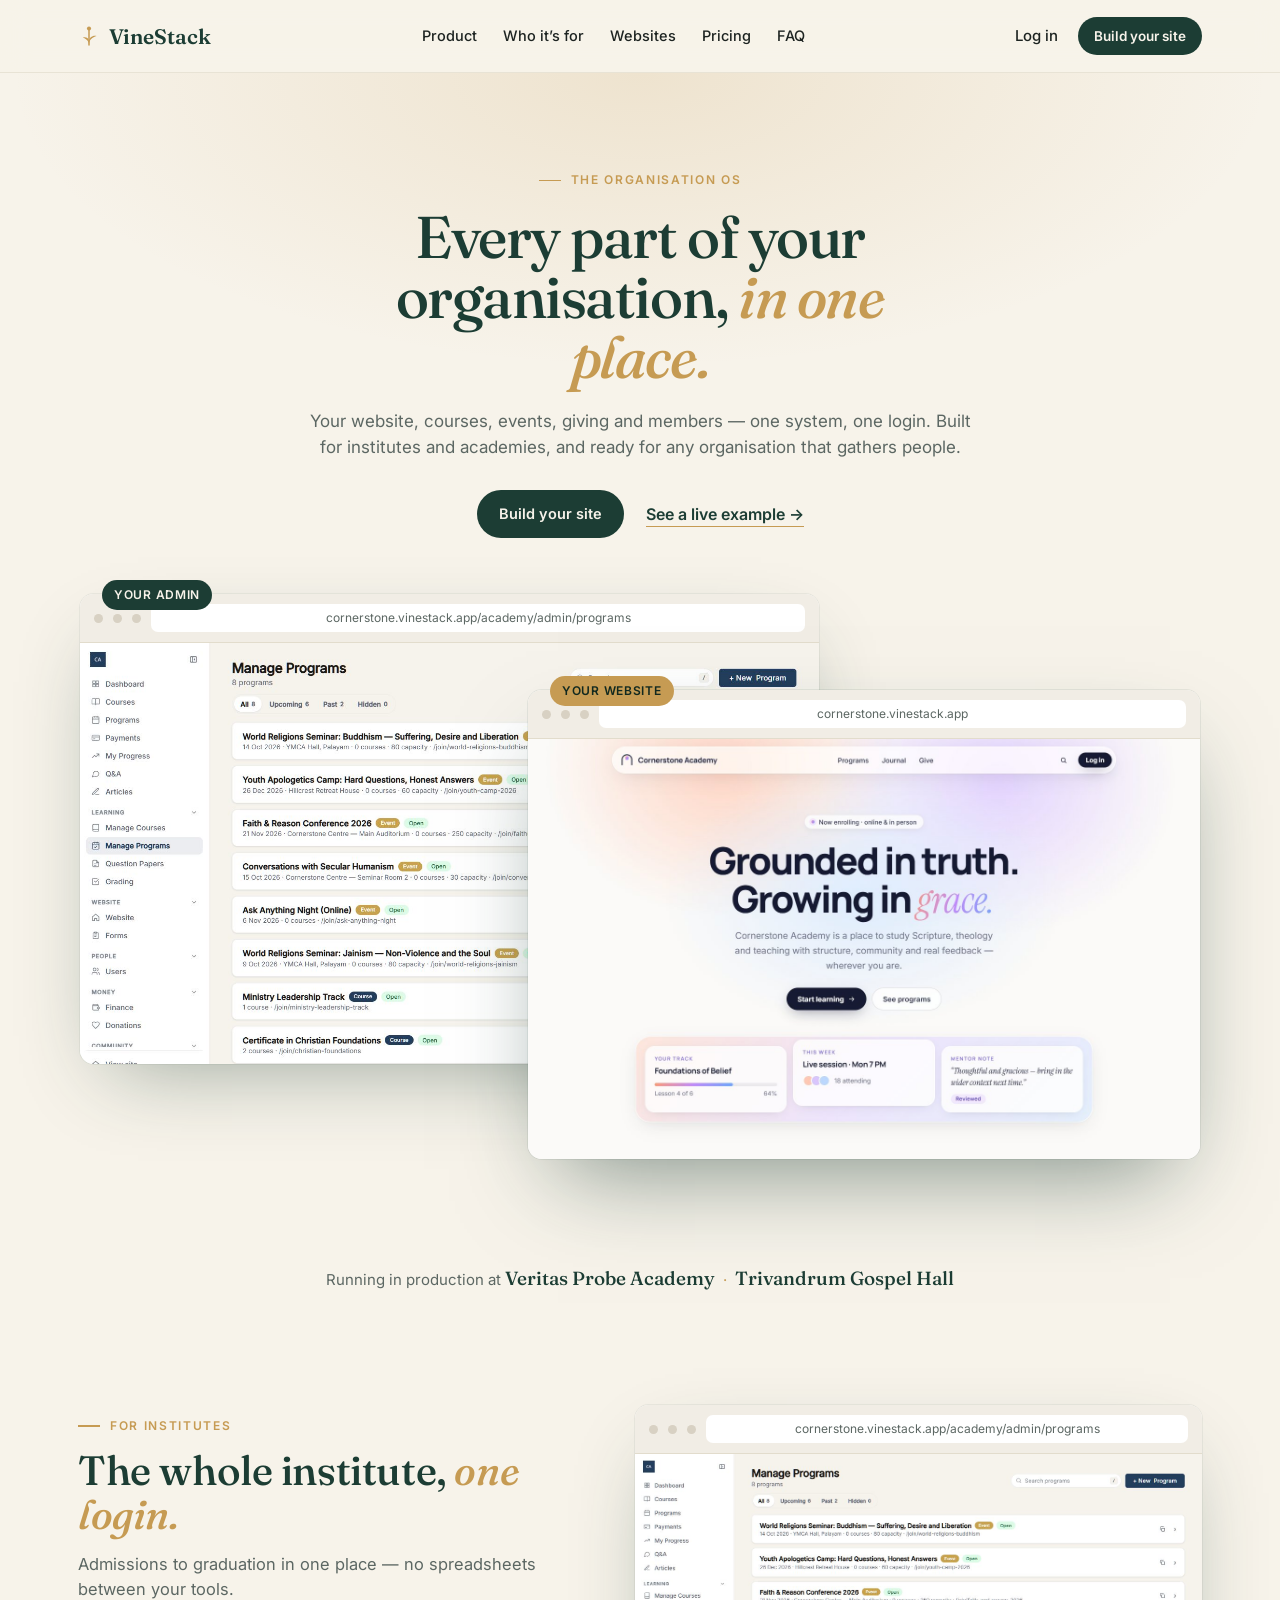
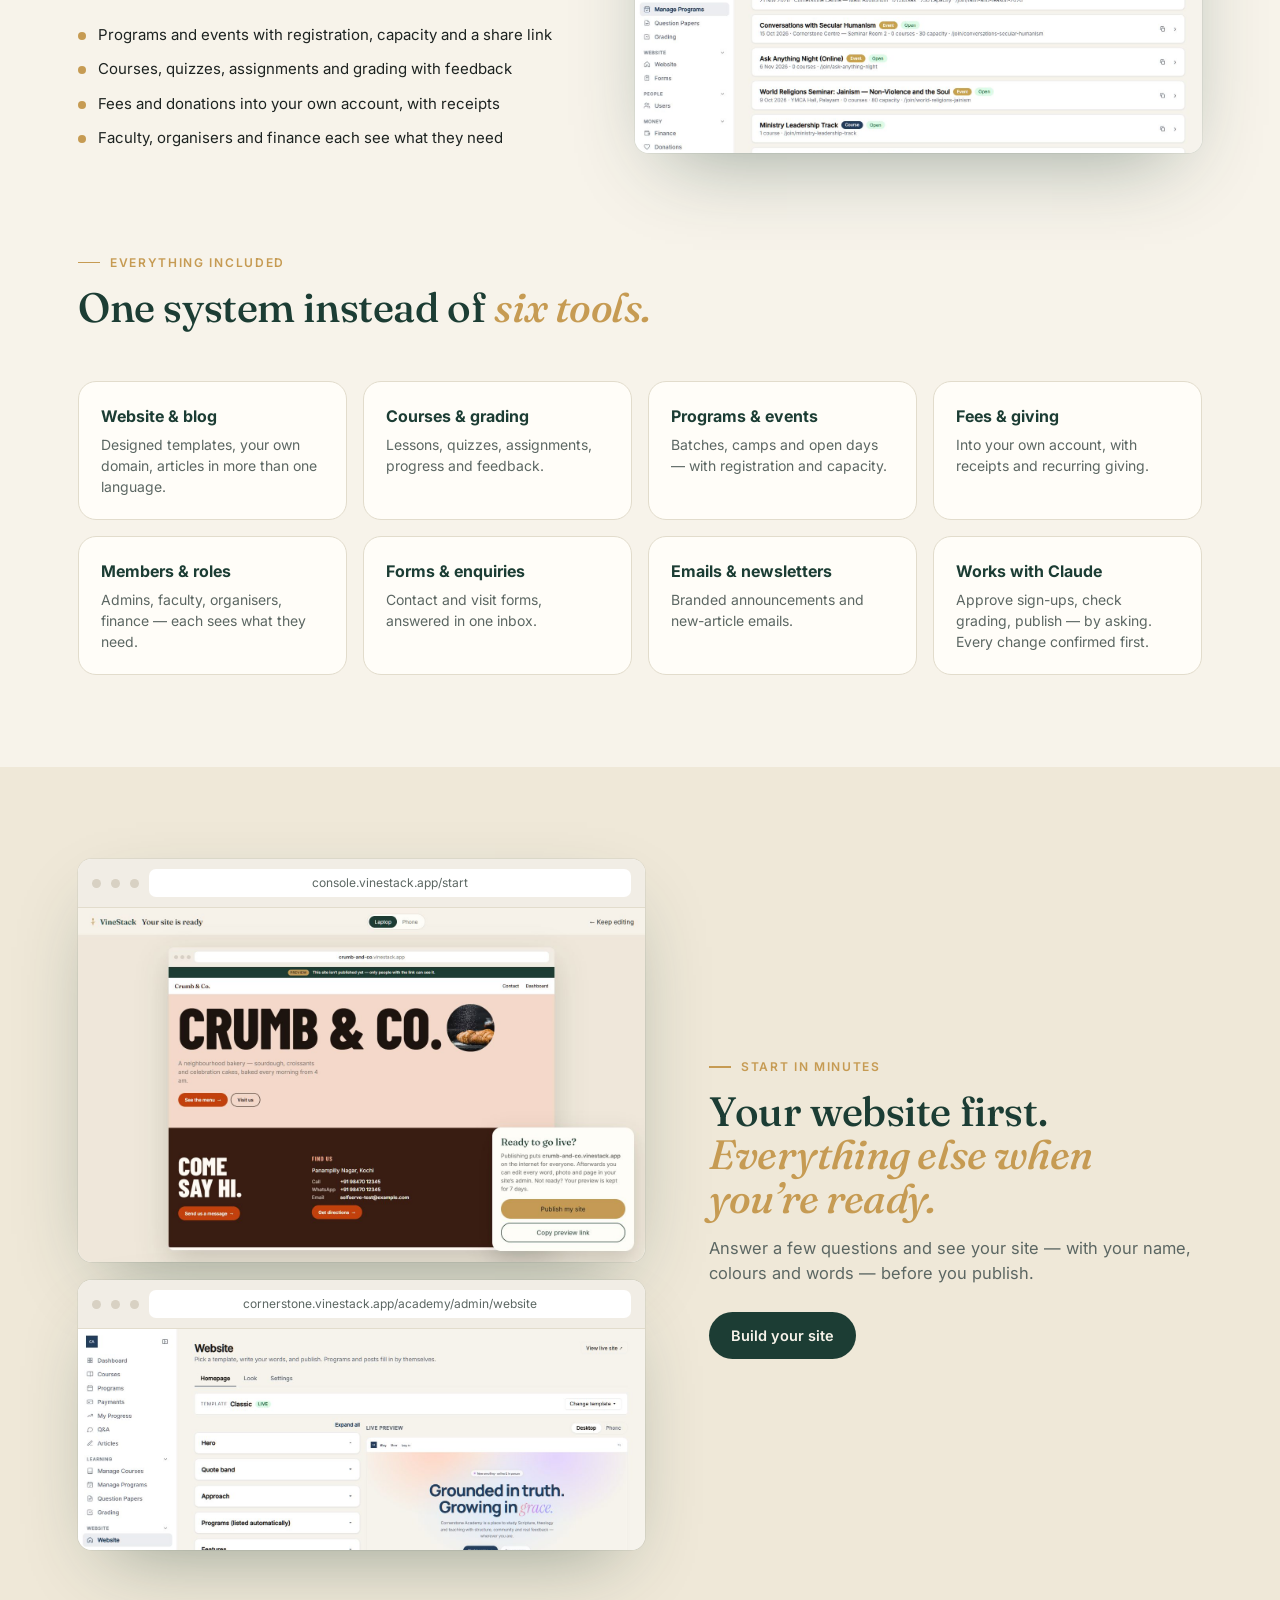
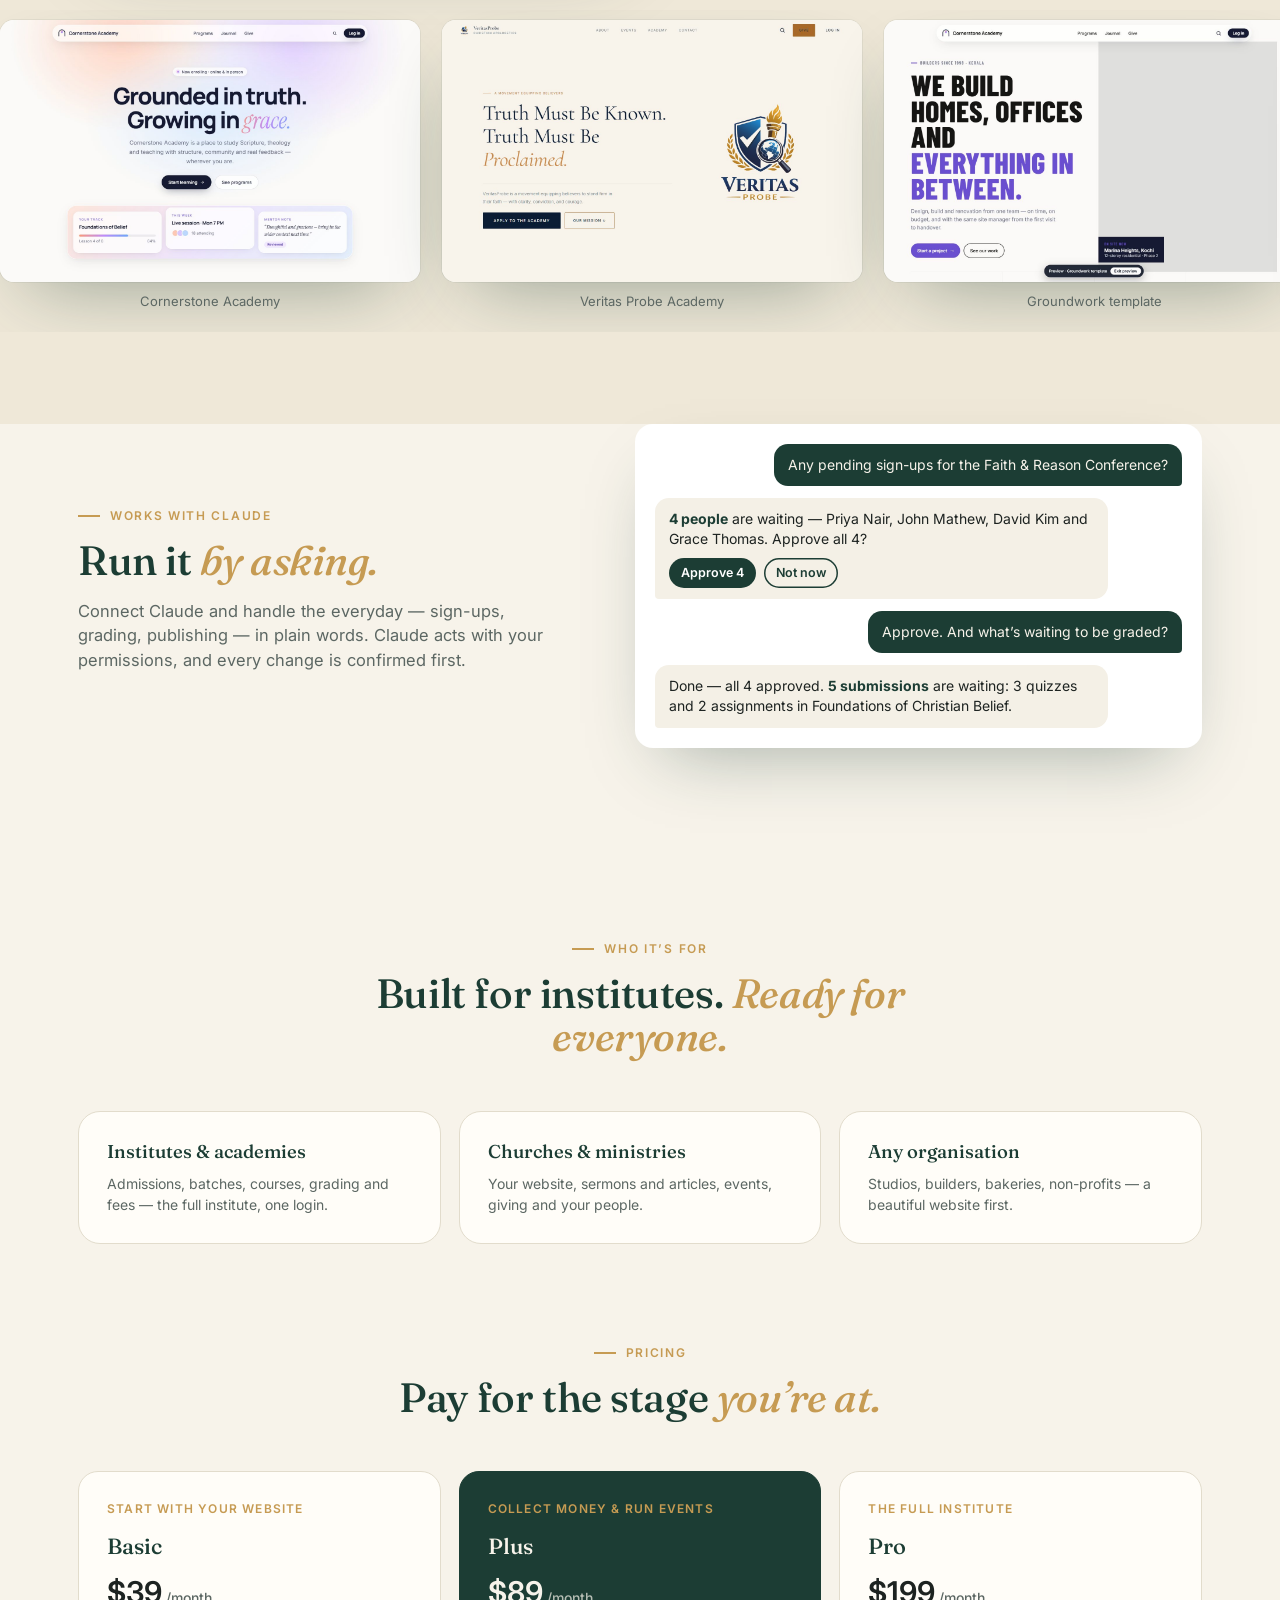
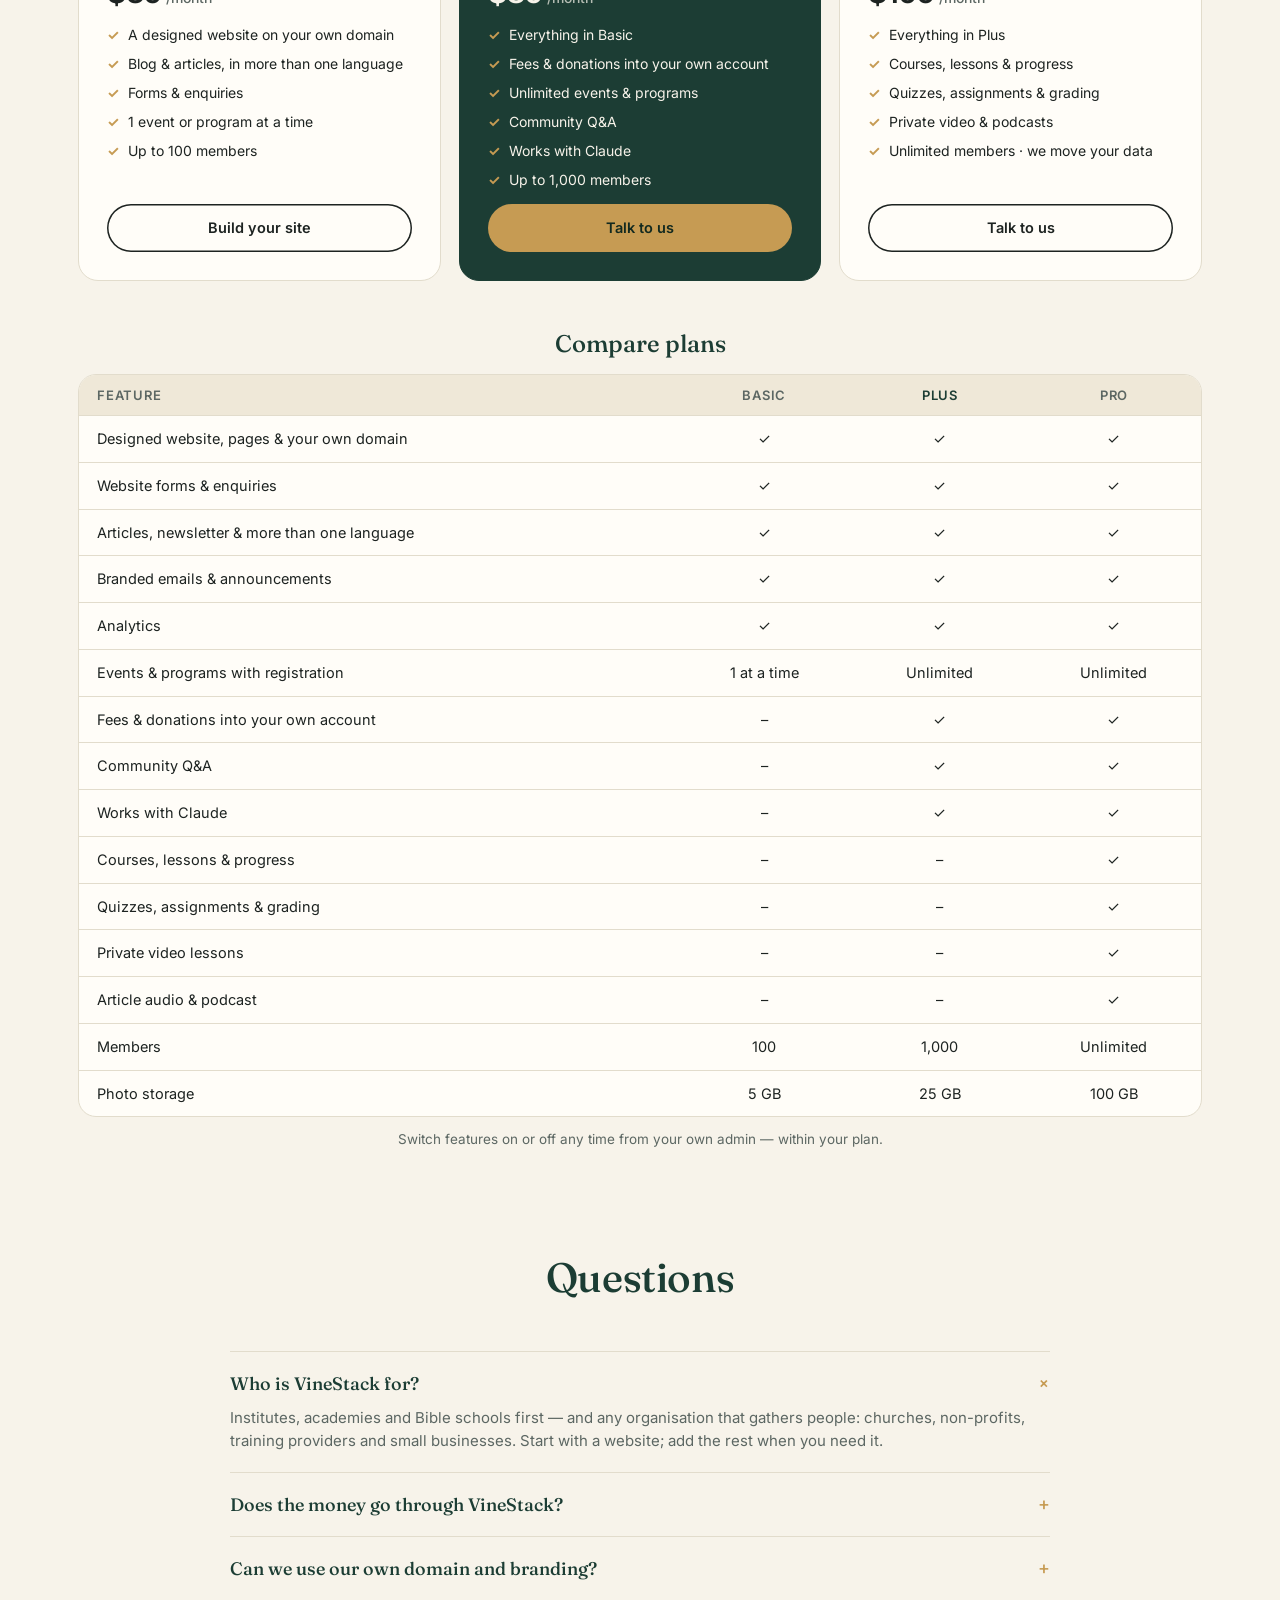
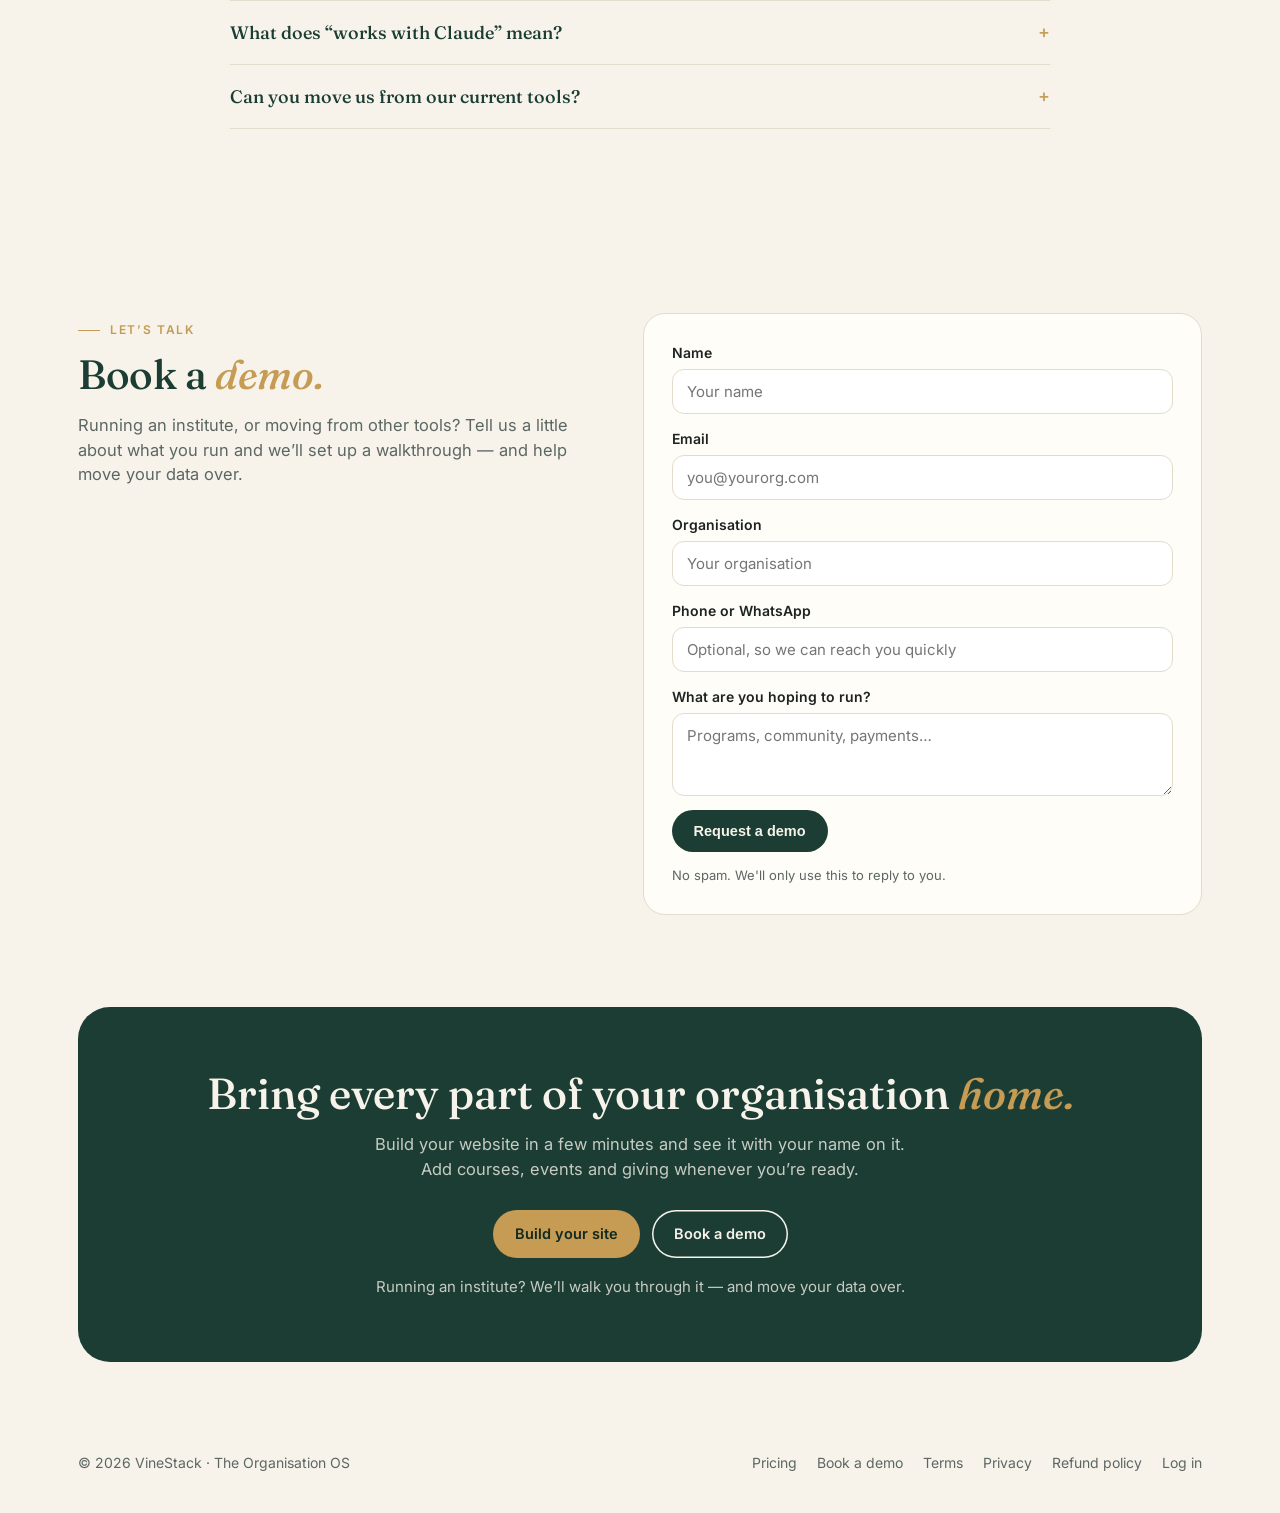
<file: alternate.html>
<!DOCTYPE html>
<html lang="en">
<head>
  <!-- Google tag (gtag.js) -->
  <script async src="https://www.googletagmanager.com/gtag/js?id=G-STNN6Y0M70"></script>
  <script>
    window.dataLayer = window.dataLayer || [];
    function gtag(){dataLayer.push(arguments);}
    gtag('js', new Date());
    gtag('config', 'G-STNN6Y0M70');
  </script>

  <meta charset="UTF-8" />
  <meta name="viewport" content="width=device-width, initial-scale=1.0" />

  <!-- Primary meta -->
  <title>VineStack — every part of your organisation, in one place</title>
  <meta name="description" content="The Organisation OS: your website, courses, events, giving and members in one system with one login. Built for institutes and academies, ready for any organisation that gathers people." />
  <meta name="keywords" content="organisation OS, all-in-one platform, LMS, learning management system, online courses, quizzes and grading, event registration, online giving, donations, member management, community platform, academy software, church software, ministry software, non-profit software, VineStack" />
  <meta name="author" content="VineStack" />
  <meta name="robots" content="noindex, follow" />
  <meta name="theme-color" content="#1c3d34" />
  <link rel="canonical" href="https://vinestack.app/" />
  <link rel="icon" href="/favicon.ico" sizes="any" />
  <link rel="icon" type="image/png" sizes="32x32" href="/favicon-32x32.png" />
  <link rel="icon" type="image/png" sizes="16x16" href="/favicon-16x16.png" />
  <link rel="apple-touch-icon" sizes="180x180" href="/apple-touch-icon.png" />

  <!-- Open Graph / Facebook / WhatsApp / LinkedIn -->
  <meta property="og:type" content="website" />
  <meta property="og:site_name" content="VineStack" />
  <meta property="og:url" content="https://vinestack.app/" />
  <meta property="og:title" content="VineStack — every part of your organisation, in one place" />
  <meta property="og:description" content="The Organisation OS: your website, courses, events, giving and members in one system with one login. Built for institutes and academies, ready for any organisation that gathers people." />
  <meta property="og:image" content="https://vinestack.app/og-image.png" />
  <meta property="og:image:width" content="1200" />
  <meta property="og:image:height" content="630" />
  <meta property="og:image:alt" content="VineStack: the operating system for your organisation" />
  <meta property="og:locale" content="en_US" />

  <!-- Twitter / X -->
  <meta name="twitter:card" content="summary_large_image" />
  <meta name="twitter:title" content="VineStack — every part of your organisation, in one place" />
  <meta name="twitter:description" content="The Organisation OS: your website, courses, events, giving and members in one system with one login. Built for institutes and academies, ready for any organisation that gathers people." />
  <meta name="twitter:image" content="https://vinestack.app/og-image.png" />

  <!-- Structured data: helps Google show it as a software product -->
  <script type="application/ld+json">
  {
    "@context": "https://schema.org",
    "@type": "SoftwareApplication",
    "name": "VineStack",
    "applicationCategory": "EducationalApplication",
    "applicationSubCategory": "Learning and organisation management",
    "operatingSystem": "Web",
    "url": "https://vinestack.app/",
    "image": "https://vinestack.app/og-image.png",
    "description": "The operating system for academies, churches, non-profits and training organisations: courses and programs, quizzes and grading, events, content, community and payments in one system.",
    "featureList": "Programs and courses, Quizzes and grading, Progress tracking, Event registration, Articles and blog, Q&A community, Fees and online giving, Roles and permissions, Custom domain and branding, Works with Claude (MCP)",
    "publisher": { "@type": "Organization", "name": "VineStack", "url": "https://vinestack.app/" },
    "offers": {
      "@type": "AggregateOffer",
      "lowPrice": "2499",
      "highPrice": "9999",
      "priceCurrency": "INR"
    }
  }
  </script>
  <script type="application/ld+json">
{
  "@context": "https://schema.org",
  "@type": "Organization",
  "name": "VineStack",
  "url": "https://vinestack.app/",
  "logo": "https://vinestack.app/apple-touch-icon.png",
  "description": "VineStack makes the operating system for academies, churches, non-profits and training organisations."
}
  </script>
  <script type="application/ld+json">
{
  "@context": "https://schema.org",
  "@type": "FAQPage",
  "mainEntity": [
    {
      "@type": "Question",
      "name": "Who is VineStack for?",
      "acceptedAnswer": {
        "@type": "Answer",
        "text": "Academies, churches and faith organisations, non-profits, coaches and training organisations: anyone who runs programs, teaches or trains people, and wants their community in one place. It is built for education first and works for any organisation that gathers and grows people."
      }
    },
    {
      "@type": "Question",
      "name": "What does VineStack replace?",
      "acceptedAnswer": {
        "@type": "Answer",
        "text": "Most organisations stitch together a course platform, a quiz or grading tool, event sign-up forms, a donation page, a blog and a member spreadsheet. VineStack does all of it in one system, with one member list, one login and one design."
      }
    },
    {
      "@type": "Question",
      "name": "How do payments work, and which countries do you support?",
      "acceptedAnswer": {
        "@type": "Answer",
        "text": "Course fees, event registrations and donations go straight into your organisation's own payment account. VineStack never holds your money. Razorpay is supported today and Stripe is on the way, and we set up your payment provider with you during onboarding."
      }
    },
    {
      "@type": "Question",
      "name": "Can we use our own domain and branding?",
      "acceptedAnswer": {
        "@type": "Answer",
        "text": "Yes. On every plan your site runs on your own domain, with your colours, fonts, menu and homepage, all set from the admin console without code."
      }
    },
    {
      "@type": "Question",
      "name": "Is our data kept separate and backed up?",
      "acceptedAnswer": {
        "@type": "Answer",
        "text": "Yes. Every organisation's data is kept separate from every other organisation's, and the whole system is backed up automatically to private storage on a schedule."
      }
    },
    {
      "@type": "Question",
      "name": "What does “Works with Claude” mean?",
      "acceptedAnswer": {
        "@type": "Answer",
        "text": "On Pro, you can connect Claude to VineStack and run everyday work by asking: grade the next submission, approve sign-ups, check who still owes fees, draft and publish an article. Claude acts with your own permissions, every change is confirmed before it happens, and admins decide whether it is switched on."
      }
    },
    {
      "@type": "Question",
      "name": "Does it work on phones?",
      "acceptedAnswer": {
        "@type": "Answer",
        "text": "Yes. Every page, from lessons and quizzes to the admin tools, is built to work on phones, tablets and desktops."
      }
    },
    {
      "@type": "Question",
      "name": "Can you help us move from our current tools?",
      "acceptedAnswer": {
        "@type": "Answer",
        "text": "Yes. We set up every plan with you, and setup is free when you pay yearly. On Pro we also migrate your data for you. Non-profits can ask about our discount."
      }
    }
  ]
}
  </script>

  <link rel="preconnect" href="https://fonts.googleapis.com" />
  <link rel="preconnect" href="https://fonts.gstatic.com" crossorigin />
  <link href="https://fonts.googleapis.com/css2?family=Fraunces:ital,opsz,wght@0,9..144,400;0,9..144,500;0,9..144,600;1,9..144,500&family=Inter:wght@400;500;600;700&display=swap" rel="stylesheet" />
  <link rel="stylesheet" href="/home.css" />
<style>
.b-hero { padding: 90px 0 0; text-align: center; background: radial-gradient(900px 420px at 50% 0%, rgba(198,155,83,.18), transparent 70%); }
.b-hero h1 { margin: 18px auto 0; max-width: 15ch; font: 500 clamp(46px, 6vw, 84px)/1 var(--serif); color: var(--vine); letter-spacing: -0.025em; }
.b-hero h1 em { color: var(--gold); }
.b-hero p { margin: 22px auto 30px; max-width: 40em; font-size: 19px; color: var(--mut); }
.b-hero .row { display: flex; gap: 12px; justify-content: center; flex-wrap: wrap; }
.b-tabs { display: inline-flex; gap: 4px; margin: 56px auto 22px; padding: 5px; border-radius: 99px; background: var(--paper); border: 1px solid var(--line); flex-wrap: wrap; justify-content: center; }
.b-tabs span { padding: 9px 18px; border-radius: 99px; font-size: 14px; font-weight: 600; color: var(--mut); }
.b-tabs span.on { background: var(--vine); color: var(--ivory); }
.b-stage { max-width: 1100px; margin: 0 auto; position: relative; text-align: left; }
.b-layer { position: relative; max-width: 1120px; margin: 56px auto 0; height: 600px; text-align: left; }
.b-back { position: absolute; left: 0; top: 0; width: 66%; }
.b-front { position: absolute; right: 0; top: 96px; width: 60%; }
.b-front .frame { box-shadow: 0 40px 90px -30px rgba(28,61,52,.55), 0 0 0 1px rgba(28,61,52,.08); }
.b-tag { position: absolute; top: -14px; left: 22px; z-index: 2; font-size: 12px; font-weight: 600; letter-spacing: .06em; text-transform: uppercase; padding: 6px 12px; border-radius: 99px; background: var(--vine); color: var(--ivory); }
.b-tag--gold { background: var(--gold); color: var(--vine-dark); }
@media (max-width: 900px) {
  .b-layer { height: auto; display: grid; gap: 26px; margin-top: 36px; }
  .b-back, .b-front { position: relative; width: 100%; top: 0; }
  .b-front { order: -1; }
}
.b-stage .float { position: absolute; right: -40px; bottom: -40px; width: 330px; }
.b-logos { padding: 72px 0 20px; text-align: center; }
.b-logos p { margin: 0; font-size: 15px; color: var(--mut); line-height: 1.8; }
.b-logos b { font: 500 19px var(--serif); color: var(--vine); white-space: nowrap; }
.b-logos i { font-style: normal; color: var(--gold); margin: 0 4px; }
.b-split { display: grid; grid-template-columns: 1fr 1.15fr; gap: 64px; align-items: center; }
.b-split.rev { grid-template-columns: 1.15fr 1fr; }
.b-list { margin: 22px 0 0; padding: 0; list-style: none; display: grid; gap: 12px; }
.b-list li { display: flex; gap: 12px; font-size: 16px; }
.b-list li::before { content: ''; flex: none; width: 8px; height: 8px; border-radius: 50%; background: var(--gold); margin-top: 8px; }
.b-grid { display: grid; grid-template-columns: repeat(4, 1fr); gap: 16px; }
.b-grid div { background: var(--paper); border: 1px solid var(--line); border-radius: 18px; padding: 22px; }
.b-grid b { display: block; font-size: 16px; margin-bottom: 6px; color: var(--vine); }
.b-grid p { margin: 0; font-size: 14px; color: var(--mut); }
.b-who { display: grid; grid-template-columns: repeat(3, 1fr); gap: 18px; }
.b-who article { padding: 28px; border-radius: 22px; background: var(--paper); border: 1px solid var(--line); }
.b-who h3 { margin: 0 0 10px; font: 500 24px var(--serif); color: var(--vine); }
.b-who p { margin: 0; color: var(--mut); }
@media (max-width: 900px) {
  .b-stage .float { position: static; width: auto; margin-top: 20px; }
  .b-split, .b-split.rev { grid-template-columns: 1fr; gap: 32px; }
  .b-grid { grid-template-columns: 1fr 1fr; }
  .b-who { grid-template-columns: 1fr; }
}

/* Book a demo (form posts to VineStack Leads) */
.demo-in { display: grid; grid-template-columns: 1fr 1.1fr; gap: 56px; align-items: start; }
.demo-form { background: var(--paper); border: 1px solid var(--line); border-radius: 22px; padding: 28px; display: grid; gap: 14px; }
.demo-form label { display: grid; gap: 6px; font-size: 14px; font-weight: 600; color: var(--ink); }
.demo-form input, .demo-form textarea { font: 400 15px var(--sans); padding: 12px 14px; border-radius: 12px; border: 1px solid var(--line); background: #fff; color: var(--ink); }
.demo-form input:focus, .demo-form textarea:focus { outline: 2px solid var(--gold-soft); border-color: var(--gold); }
.demo-form .btn { justify-self: start; }
.form-note { margin: 0; font-size: 13px; color: var(--mut); }
@media (max-width: 900px) { .demo-in { grid-template-columns: 1fr; gap: 28px; } }
</style>
</head>
<body>
<header class="nav"><div class="wrap">
  <a class="brand" href="/"><svg width="22" height="22" viewBox="0 0 32 32" aria-hidden="true"><path d="M16 29c0-6-4-9-9-11 5-1 9 1 9 6zM16 29c0-8 5-11 11-13-6-1-11 2-11 9z" fill="currentColor"/><path d="M16 29V7" stroke="currentColor" stroke-width="2.2" stroke-linecap="round" fill="none"/><circle cx="16" cy="5" r="3" fill="currentColor"/></svg>VineStack</a>
  <nav class="nav-links"><a href="#os">Product</a><a href="#who">Who it’s for</a><a href="#sites">Websites</a><a href="#plans">Pricing</a><a href="#faq">FAQ</a></nav>
  <div class="nav-right"><a href="https://console.vinestack.app/" style="font-weight:500;font-size:15px;margin-right:10px">Log in</a><a class="btn btn-sm btn-vine" href="https://console.vinestack.app/start">Build your site</a></div>
</div></header>

<section class="b-hero"><div class="wrap">
  <span class="eyebrow">The Organisation OS</span><h1>Every part of your organisation, <em>in one place.</em></h1><p>Your website, courses, events, giving and members — one system, one login. Built for institutes and academies, and ready for any organisation that gathers people.</p>
  <div class="row" style="align-items:center;gap:22px"><a class="btn btn-vine" href="https://console.vinestack.app/start">Build your site</a><a href="https://cornerstone.vinestack.app" target="_blank" rel="noopener" style="font-weight:600;color:var(--vine);border-bottom:1.5px solid var(--gold)">See a live example →</a></div>
  <div class="b-layer">
    <div class="b-back"><div class="frame"><div class="frame-bar"><i></i><i></i><i></i><span>cornerstone.vinestack.app/academy/admin/programs</span></div><img src="/img/r-programs.jpg" alt="" style="aspect-ratio:1440/820;object-fit:cover;object-position:top"></div><span class="b-tag">Your admin</span></div>
    <div class="b-front"><div class="frame"><div class="frame-bar"><i></i><i></i><i></i><span>cornerstone.vinestack.app</span></div><img src="/img/site-cornerstone.jpg" alt="" style="aspect-ratio:1440/900;object-fit:cover;object-position:top"></div><span class="b-tag b-tag--gold">Your website</span></div>
  </div>
</div></section>
<section class="b-logos"><div class="wrap"><p>Running in production at <b>Veritas Probe Academy</b> <i>·</i> <b>Trivandrum Gospel Hall</b></p></div></section>
<section class="sec" id="os"><div class="wrap">
  <div class="b-split"><div class="sec-head" style="margin:0"><span class="eyebrow">For institutes</span><h2>The whole institute, <em>one login.</em></h2><p>Admissions to graduation in one place — no spreadsheets between your tools.</p>
    <ul class="b-list"><li>Programs and events with registration, capacity and a share link</li><li>Courses, quizzes, assignments and grading with feedback</li><li>Fees and donations into your own account, with receipts</li><li>Faculty, organisers and finance each see what they need</li></ul></div>
    <div><div class="frame"><div class="frame-bar"><i></i><i></i><i></i><span>cornerstone.vinestack.app/academy/admin/programs</span></div><img src="/img/r-programs.jpg" alt="" style="aspect-ratio:1440/760;object-fit:cover;object-position:top"></div></div></div>
</div></section>
<section class="sec" style="padding-top:0"><div class="wrap"><div class="sec-head"><span class="eyebrow">Everything included</span><h2>One system instead of <em>six tools.</em></h2></div>
  <div class="b-grid"><div><b>Website &amp; blog</b><p>Designed templates, your own domain, articles in more than one language.</p></div><div><b>Courses &amp; grading</b><p>Lessons, quizzes, assignments, progress and feedback.</p></div><div><b>Programs &amp; events</b><p>Batches, camps and open days — with registration and capacity.</p></div><div><b>Fees &amp; giving</b><p>Into your own account, with receipts and recurring giving.</p></div><div><b>Members &amp; roles</b><p>Admins, faculty, organisers, finance — each sees what they need.</p></div><div><b>Forms &amp; enquiries</b><p>Contact and visit forms, answered in one inbox.</p></div><div><b>Emails &amp; newsletters</b><p>Branded announcements and new-article emails.</p></div><div><b>Works with Claude</b><p>Approve sign-ups, check grading, publish — by asking. Every change confirmed first.</p></div></div></div></section>
<section class="sec" id="sites" style="background:var(--ivory2)"><div class="wrap"><div class="b-split rev">
  <div style="display:grid;gap:18px"><div class="frame"><div class="frame-bar"><i></i><i></i><i></i><span>console.vinestack.app/start</span></div><img src="/img/signup-review.jpg" alt=""></div><div class="frame"><div class="frame-bar"><i></i><i></i><i></i><span>cornerstone.vinestack.app/academy/admin/website</span></div><img src="/img/r-website.jpg" alt="" style="aspect-ratio:1440/560;object-fit:cover;object-position:top"></div></div>
  <div class="sec-head" style="margin:0"><span class="eyebrow">Start in minutes</span><h2>Your website first. <em>Everything else when you’re ready.</em></h2><p>Answer a few questions and see your site — with your name, colours and words — before you publish.</p>
    <div style="margin-top:26px"><a class="btn btn-vine" href="https://console.vinestack.app/start">Build your site</a></div></div></div></div>
  <div style="margin-top:60px"><div style="overflow:hidden;padding:10px 0 20px"><div class="strip"><div><div class="frame"><img src="/img/site-cornerstone.jpg" alt=""></div><div class="strip-cap">Cornerstone Academy</div></div><div><div class="frame"><img src="/img/site-veritas.jpg" alt=""></div><div class="strip-cap">Veritas Probe Academy</div></div><div><div class="frame"><img src="/img/site-groundwork.jpg" alt=""></div><div class="strip-cap">Groundwork template</div></div><div><div class="frame"><img src="/img/site-shopfront.jpg" alt=""></div><div class="strip-cap">Shopfront template</div></div><div><div class="frame"><img src="/img/site-billboard.jpg" alt=""></div><div class="strip-cap">Billboard template</div></div><div><div class="frame"><img src="/img/site-cornerstone.jpg" alt=""></div><div class="strip-cap">Cornerstone Academy</div></div><div><div class="frame"><img src="/img/site-veritas.jpg" alt=""></div><div class="strip-cap">Veritas Probe Academy</div></div><div><div class="frame"><img src="/img/site-groundwork.jpg" alt=""></div><div class="strip-cap">Groundwork template</div></div><div><div class="frame"><img src="/img/site-shopfront.jpg" alt=""></div><div class="strip-cap">Shopfront template</div></div><div><div class="frame"><img src="/img/site-billboard.jpg" alt=""></div><div class="strip-cap">Billboard template</div></div></div></div></div></section>
<section class="sec" style="padding-top:0"><div class="wrap"><div class="b-split">
  <div class="sec-head" style="margin:0"><span class="eyebrow">Works with Claude</span><h2>Run it <em>by asking.</em></h2><p>Connect Claude and handle the everyday — sign-ups, grading, publishing — in plain words. Claude acts with your permissions, and every change is confirmed first.</p></div>
  <div class="chat">
  <div class="msg me">Any pending sign-ups for the Faith &amp; Reason Conference?</div>
  <div class="msg ai"><b>4 people</b> are waiting — Priya Nair, John Mathew, David Kim and Grace Thomas. Approve all 4?<div class="confirm"><span>Approve 4</span><span>Not now</span></div></div>
  <div class="msg me">Approve. And what’s waiting to be graded?</div>
  <div class="msg ai">Done — all 4 approved. <b>5 submissions</b> are waiting: 3 quizzes and 2 assignments in Foundations of Christian Belief.</div>
</div></div></div></section>
<section class="sec" id="who"><div class="wrap"><div class="sec-head center"><span class="eyebrow">Who it’s for</span><h2>Built for institutes. <em>Ready for everyone.</em></h2></div>
  <div class="b-who"><article><h3>Institutes &amp; academies</h3><p>Admissions, batches, courses, grading and fees — the full institute, one login.</p></article><article><h3>Churches &amp; ministries</h3><p>Your website, sermons and articles, events, giving and your people.</p></article><article><h3>Any organisation</h3><p>Studios, builders, bakeries, non-profits — a beautiful website first.</p></article></div></div></section>
<section class="sec" id="plans" style="padding-top:0"><div class="wrap"><div class="sec-head center"><span class="eyebrow">Pricing</span><h2>Pay for the stage <em>you’re at.</em></h2></div><div class="plans">
  <div class="plan"><span class="stage">Start with your website</span><h3>Basic</h3><div class="price"><span data-k="cur">₹</span><span class="price-amt" data-plan="basic">2,499</span><small> /month</small></div>
    <ul><li>A designed website on your own domain</li><li>Blog &amp; articles, in more than one language</li><li>Forms &amp; enquiries</li><li>1 event or program at a time</li><li>Up to 100 members</li></ul><a class="btn btn-line" href="https://console.vinestack.app/start">Build your site</a></div>
  <div class="plan feat"><span class="stage">Collect money &amp; run events</span><h3>Plus</h3><div class="price"><span data-k="cur">₹</span><span class="price-amt" data-plan="plus">4,999</span><small> /month</small></div>
    <ul><li>Everything in Basic</li><li>Fees &amp; donations into your own account</li><li>Unlimited events &amp; programs</li><li>Community Q&amp;A</li><li>Works with Claude</li><li>Up to 1,000 members</li></ul><a class="btn btn-gold" href="#demo">Talk to us</a></div>
  <div class="plan"><span class="stage">The full institute</span><h3>Pro</h3><div class="price"><span data-k="cur">₹</span><span class="price-amt" data-plan="pro">9,999</span><small> /month</small></div>
    <ul><li>Everything in Plus</li><li>Courses, lessons &amp; progress</li><li>Quizzes, assignments &amp; grading</li><li>Private video &amp; podcasts</li><li>Unlimited members · we move your data</li></ul><a class="btn btn-line" href="#demo">Talk to us</a></div>
</div>
  <div class="cmp"><h3>Compare plans</h3><div class="cmp-scroll"><table>
    <thead><tr><th>Feature</th><th>Basic</th><th>Plus</th><th>Pro</th></tr></thead>
    <tbody><tr><td>Designed website, pages &amp; your own domain</td><td>✓</td><td>✓</td><td>✓</td></tr><tr><td>Website forms &amp; enquiries</td><td>✓</td><td>✓</td><td>✓</td></tr><tr><td>Articles, newsletter &amp; more than one language</td><td>✓</td><td>✓</td><td>✓</td></tr><tr><td>Branded emails &amp; announcements</td><td>✓</td><td>✓</td><td>✓</td></tr><tr><td>Analytics</td><td>✓</td><td>✓</td><td>✓</td></tr><tr><td>Events &amp; programs with registration</td><td>1 at a time</td><td>Unlimited</td><td>Unlimited</td></tr><tr><td>Fees &amp; donations into your own account</td><td>–</td><td>✓</td><td>✓</td></tr><tr><td>Community Q&amp;A</td><td>–</td><td>✓</td><td>✓</td></tr><tr><td>Works with Claude</td><td>–</td><td>✓</td><td>✓</td></tr><tr><td>Courses, lessons &amp; progress</td><td>–</td><td>–</td><td>✓</td></tr><tr><td>Quizzes, assignments &amp; grading</td><td>–</td><td>–</td><td>✓</td></tr><tr><td>Private video lessons</td><td>–</td><td>–</td><td>✓</td></tr><tr><td>Article audio &amp; podcast</td><td>–</td><td>–</td><td>✓</td></tr><tr><td>Members</td><td>100</td><td>1,000</td><td>Unlimited</td></tr><tr><td>Photo storage</td><td>5 GB</td><td>25 GB</td><td>100 GB</td></tr></tbody>
  </table></div><p class="cmp-note">Switch features on or off any time from your own admin — within your plan.</p></div>
</div></section>
<section class="sec" id="faq" style="padding-top:0"><div class="wrap"><div class="sec-head center"><h2>Questions</h2></div><div class="faq">
  <details open><summary>Who is VineStack for?</summary><p>Institutes, academies and Bible schools first — and any organisation that gathers people: churches, non-profits, training providers and small businesses. Start with a website; add the rest when you need it.</p></details>
  <details><summary>Does the money go through VineStack?</summary><p>No. Fees and donations go straight into your organisation’s own Razorpay or Stripe account. VineStack never holds your money.</p></details>
  <details><summary>Can we use our own domain and branding?</summary><p>Yes, on every plan — your domain, your colours, your logo and your words, all changed from your own admin.</p></details>
  <details><summary>What does “works with Claude” mean?</summary><p>Connect Claude and run everyday work by asking — check who owes fees, approve sign-ups, grade the next submission, publish an article. Every change is confirmed before it happens.</p></details>
  <details><summary>Can you move us from our current tools?</summary><p>Yes. Setup is included on yearly plans, and on Pro we migrate your data for you.</p></details>
</div></div></section>
<section class="sec demo" id="demo"><div class="wrap demo-in">
  <div class="sec-head" style="margin:0"><span class="eyebrow">Let’s talk</span><h2>Book a <em>demo.</em></h2>
    <p>Running an institute, or moving from other tools? Tell us a little about what you run and we’ll set up a walkthrough — and help move your data over.</p></div>
  <form class="demo-form" id="demo-form">
        <!-- Goes to VineStack (Platform console → Leads). Honeypot: people never see or fill it. -->
        <input type="text" name="website" style="display:none" tabindex="-1" autocomplete="off" aria-hidden="true" />
        <label>Name
          <input type="text" name="name" required placeholder="Your name" />
        </label>
        <label>Email
          <input type="email" name="email" required placeholder="you@yourorg.com" />
        </label>
        <label>Organisation
          <input type="text" name="organisation" placeholder="Your organisation" />
        </label>
        <label>Phone or WhatsApp
          <input type="tel" name="phone" placeholder="Optional, so we can reach you quickly" autocomplete="tel" />
        </label>
        <label>What are you hoping to run?
          <textarea name="message" rows="3" placeholder="Programs, community, payments…"></textarea>
        </label>
        <button class="btn btn-vine" type="submit">Request a demo</button>
        <p class="form-note" id="form-status">No spam. We'll only use this to reply to you.</p>
      </form>
</div></section>
<div class="wrap" style="padding-bottom:30px"><div class="final"><h2>Bring every part of your organisation <em>home.</em></h2>
  <p>Build your website in a few minutes and see it with your name on it. Add courses, events and giving whenever you’re ready.</p>
  <div class="row"><a class="btn btn-gold" href="https://console.vinestack.app/start">Build your site</a><a class="btn btn-line" href="#demo">Book a demo</a></div>
  <p style="margin:18px auto 0;font-size:15px">Running an institute? We’ll walk you through it — and move your data over.</p></div></div>
<footer class="foot"><div class="wrap"><span>© 2026 VineStack · The Organisation OS</span><nav><a href="#plans">Pricing</a><a href="#demo">Book a demo</a><a href="/terms">Terms</a><a href="/privacy">Privacy</a><a href="/refund-policy">Refund policy</a><a href="https://console.vinestack.app/">Log in</a></nav></div></footer>
<script type="application/json" id="vs-prices">{"in": {"currency": "INR", "cur": "₹", "save": "2 months free", "plans": {"basic": {"monthly": "2,499", "annual": "2,083", "yearly": "24,990"}, "plus": {"monthly": "4,999", "annual": "4,166", "yearly": "49,990"}, "pro": {"monthly": "9,999", "annual": "8,333", "yearly": "99,990"}}, "k": {"onboarding": "₹4,999 once", "paymentsFoot": "fees and donations go straight into your organisation's own account. Razorpay is supported today and Stripe is on the way. We'll set up your payment provider with you during onboarding."}}, "us": {"currency": "USD", "cur": "$", "save": "2 months free", "plans": {"basic": {"monthly": "39", "annual": "33", "yearly": "390"}, "plus": {"monthly": "89", "annual": "74", "yearly": "890"}, "pro": {"monthly": "199", "annual": "166", "yearly": "1,990"}}, "k": {"onboarding": "$149 once", "paymentsFoot": "fees and donations go straight into your organisation's own account. Razorpay is supported today and Stripe is on the way. We'll set up your payment provider with you during onboarding."}}}</script>
<script>
  // Region prices: the edge worker fills them in; locally, pick by time zone / ?region=.
  (function () {
    const PRICES = JSON.parse(document.getElementById('vs-prices').textContent);
    function setRegion(r) {
      const P = PRICES[r]; if (!P) return;
      document.documentElement.dataset.region = r;
      document.querySelectorAll('.price-amt').forEach((el) => { el.textContent = P.plans[el.dataset.plan].monthly; });
      document.querySelectorAll('[data-k="cur"]').forEach((el) => { el.textContent = P.cur; });
    }
    const served = Object.keys(PRICES);
    if (served.length === 1) { setRegion(served[0]); return; }
    const q = (new URLSearchParams(location.search).get('region') || '').toLowerCase();
    if (PRICES[q]) { setRegion(q); return; }
    const tz = Intl.DateTimeFormat().resolvedOptions().timeZone || '';
    setRegion(/^Asia\/(Kolkata|Calcutta)$/.test(tz) ? 'in' : 'us');
  })();
    document.getElementById('demo-form').addEventListener('submit', async (e) => {
      e.preventDefault();
      const form = e.currentTarget;
      const status = document.getElementById('form-status');
      const btn = form.querySelector('button[type="submit"]');
      const original = btn.textContent;

      btn.disabled = true;
      btn.textContent = 'Sending…';
      status.textContent = '';
      status.style.color = '';

      try {
        const data = Object.fromEntries(new FormData(form));
        data.region = document.documentElement.dataset.region || ''; // which prices they saw
        const res = await fetch('https://api.vinestack.app/api/leads', {
          method: 'POST',
          headers: { 'Content-Type': 'application/json', Accept: 'application/json' },
          body: JSON.stringify(data),
        });
        const json = await res.json().catch(() => ({}));
        if (res.ok && json.ok) {
          form.reset();
          btn.textContent = 'Sent ✓';
          status.textContent = "Thanks! We'll be in touch shortly.";
          status.style.color = 'var(--vine)';
        } else {
          // 400 = something to fix in the form (e.g. the email); show it as-is.
          const e = new Error(json.message || 'Submission failed');
          e.show = res.status === 400 && typeof json.message === 'string';
          throw e;
        }
      } catch (err) {
        btn.disabled = false;
        btn.textContent = original;
        status.textContent = err.show ? err.message : "Sorry, that didn't send. Please email us directly.";
        status.style.color = 'var(--danger, #c0392b)';
      }
    });
</script>
</body>
</html>
</file>
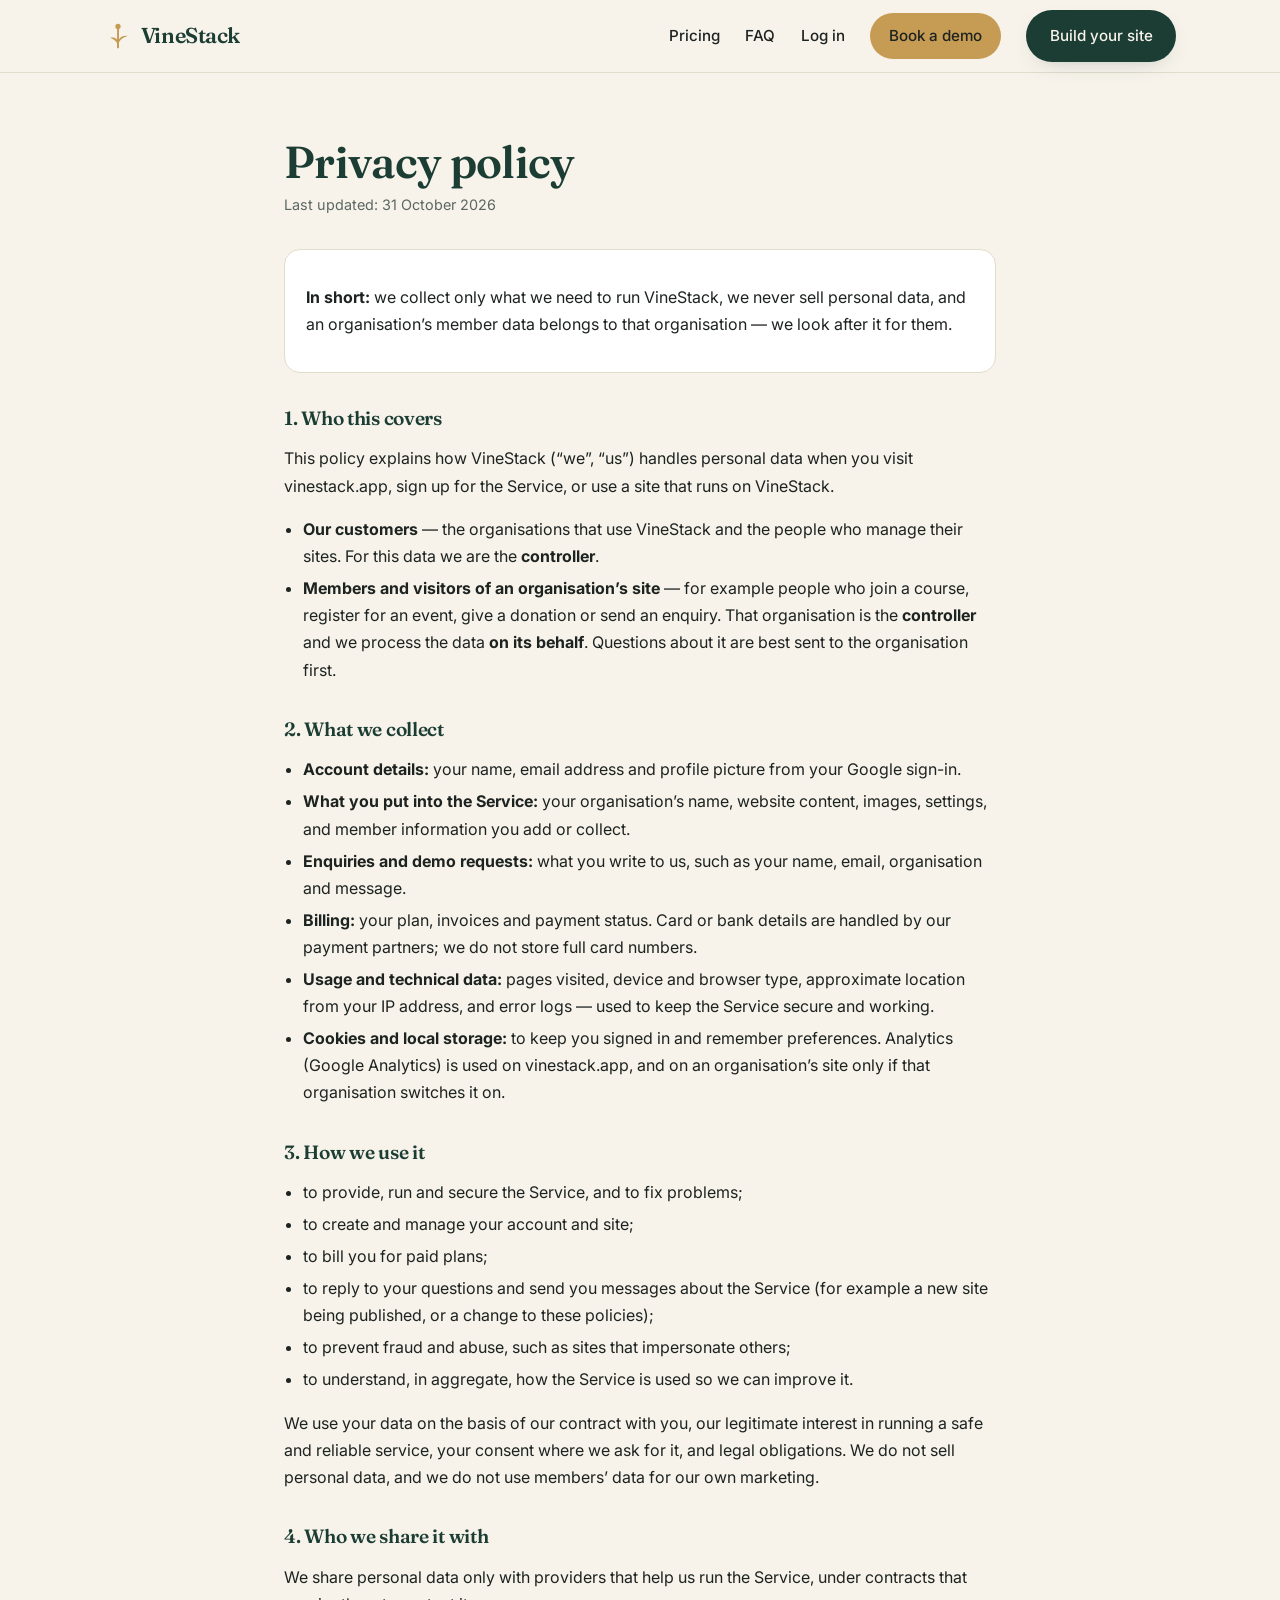
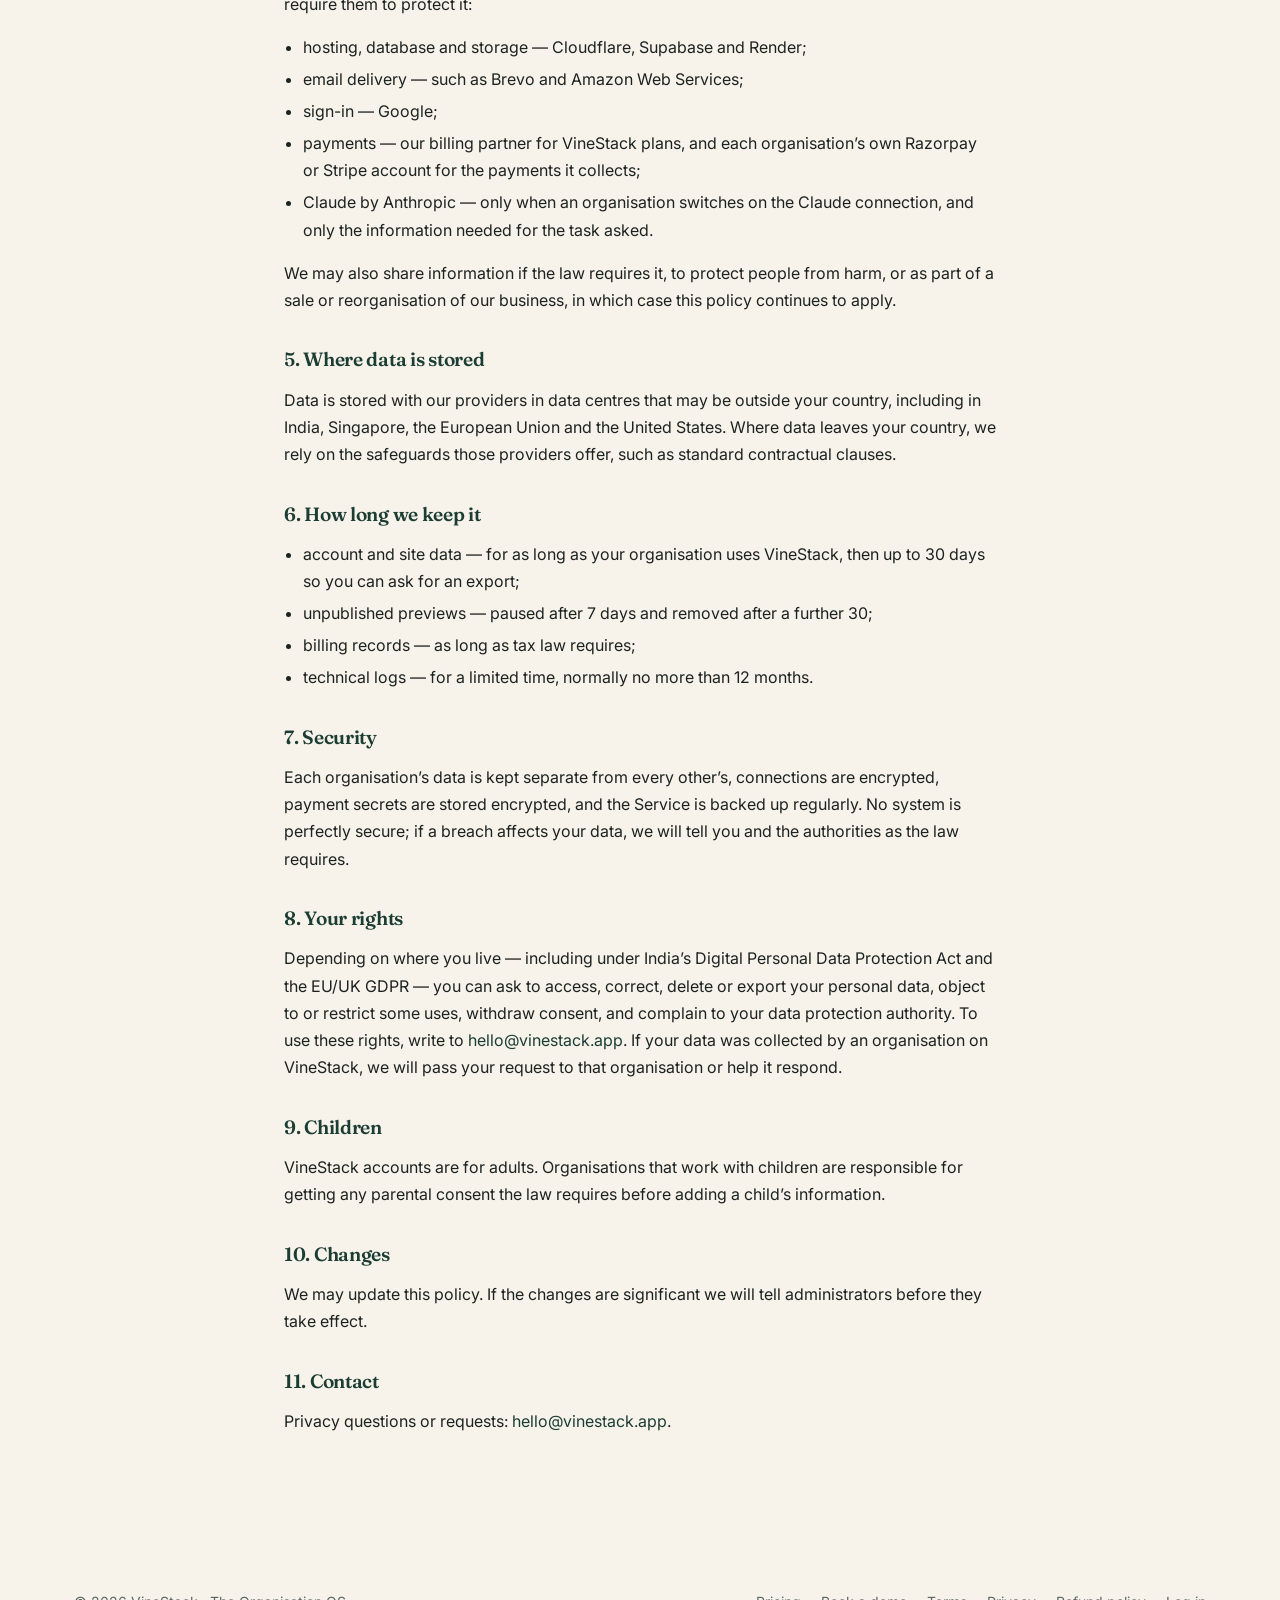
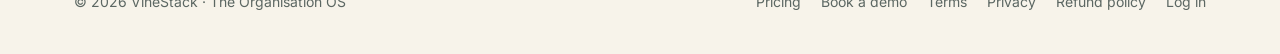
<file: privacy.html>
<!DOCTYPE html>
<html lang="en">
<head>
  <meta charset="UTF-8" />
  <meta name="viewport" content="width=device-width, initial-scale=1.0" />
  <title>Privacy policy · VineStack</title>
  <meta name="description" content="How VineStack collects, uses and protects personal data." />
  <meta name="robots" content="index, follow" />
  <meta name="theme-color" content="#1c3d34" />
  <link rel="canonical" href="https://vinestack.app/privacy" />
  <link rel="icon" href="/favicon.ico" sizes="any" />
  <link rel="icon" type="image/png" sizes="32x32" href="/favicon-32x32.png" />
  <link rel="apple-touch-icon" sizes="180x180" href="/apple-touch-icon.png" />
  <link rel="preconnect" href="https://fonts.googleapis.com" />
  <link rel="preconnect" href="https://fonts.gstatic.com" crossorigin />
  <link href="https://fonts.googleapis.com/css2?family=Fraunces:opsz,wght@9..144,500;9..144,600&family=Inter:wght@400;500;600&display=swap" rel="stylesheet" />
  <link rel="stylesheet" href="/styles.css" />
</head>
<body>
  <header class="nav" id="top">
    <div class="wrap nav-inner">
      <a class="brand" href="/" aria-label="VineStack home"><svg class="brand-mark" viewBox="0 0 32 32" aria-hidden="true"><path d="M16 29c0-6-4-9-9-11 5-1 9 1 9 6zM16 29c0-8 5-11 11-13-6-1-11 2-11 9z" fill="currentColor"/><path d="M16 29V7" stroke="currentColor" stroke-width="2.2" stroke-linecap="round" fill="none"/><circle cx="16" cy="5" r="3" fill="currentColor"/></svg><span>VineStack</span></a>
      <nav class="nav-links" aria-label="Primary">
        <a href="/#plans">Pricing</a>
        <a href="/#faq">FAQ</a>
        <a href="https://console.vinestack.app/">Log in</a>
        <a class="btn btn-ghost" href="/#demo">Book a demo</a>
        <a class="btn btn-primary" href="https://console.vinestack.app/start">Build your site</a>
      </nav>
    </div>
  </header>
  <main class="section legal">
    <div class="wrap">
      <h1>Privacy policy</h1>
      <p class="updated">Last updated: 31 October 2026</p>

      <div class="summary"><p><strong>In short:</strong> we collect only what we need to run VineStack, we never sell personal data, and an organisation’s member data belongs to that organisation — we look after it for them.</p></div>

      <h2>1. Who this covers</h2>
      <p>This policy explains how VineStack (“we”, “us”) handles personal data when you visit vinestack.app, sign up for the Service, or use a site that runs on VineStack.</p>
      <ul>
        <li><strong>Our customers</strong> — the organisations that use VineStack and the people who manage their sites. For this data we are the <strong>controller</strong>.</li>
        <li><strong>Members and visitors of an organisation’s site</strong> — for example people who join a course, register for an event, give a donation or send an enquiry. That organisation is the <strong>controller</strong> and we process the data <strong>on its behalf</strong>. Questions about it are best sent to the organisation first.</li>
      </ul>

      <h2>2. What we collect</h2>
      <ul>
        <li><strong>Account details:</strong> your name, email address and profile picture from your Google sign-in.</li>
        <li><strong>What you put into the Service:</strong> your organisation’s name, website content, images, settings, and member information you add or collect.</li>
        <li><strong>Enquiries and demo requests:</strong> what you write to us, such as your name, email, organisation and message.</li>
        <li><strong>Billing:</strong> your plan, invoices and payment status. Card or bank details are handled by our payment partners; we do not store full card numbers.</li>
        <li><strong>Usage and technical data:</strong> pages visited, device and browser type, approximate location from your IP address, and error logs — used to keep the Service secure and working.</li>
        <li><strong>Cookies and local storage:</strong> to keep you signed in and remember preferences. Analytics (Google Analytics) is used on vinestack.app, and on an organisation’s site only if that organisation switches it on.</li>
      </ul>

      <h2>3. How we use it</h2>
      <ul>
        <li>to provide, run and secure the Service, and to fix problems;</li>
        <li>to create and manage your account and site;</li>
        <li>to bill you for paid plans;</li>
        <li>to reply to your questions and send you messages about the Service (for example a new site being published, or a change to these policies);</li>
        <li>to prevent fraud and abuse, such as sites that impersonate others;</li>
        <li>to understand, in aggregate, how the Service is used so we can improve it.</li>
      </ul>
      <p>We use your data on the basis of our contract with you, our legitimate interest in running a safe and reliable service, your consent where we ask for it, and legal obligations. We do not sell personal data, and we do not use members’ data for our own marketing.</p>

      <h2>4. Who we share it with</h2>
      <p>We share personal data only with providers that help us run the Service, under contracts that require them to protect it:</p>
      <ul>
        <li>hosting, database and storage — Cloudflare, Supabase and Render;</li>
        <li>email delivery — such as Brevo and Amazon Web Services;</li>
        <li>sign-in — Google;</li>
        <li>payments — our billing partner for VineStack plans, and each organisation’s own Razorpay or Stripe account for the payments it collects;</li>
        <li>Claude by Anthropic — only when an organisation switches on the Claude connection, and only the information needed for the task asked.</li>
      </ul>
      <p>We may also share information if the law requires it, to protect people from harm, or as part of a sale or reorganisation of our business, in which case this policy continues to apply.</p>

      <h2>5. Where data is stored</h2>
      <p>Data is stored with our providers in data centres that may be outside your country, including in India, Singapore, the European Union and the United States. Where data leaves your country, we rely on the safeguards those providers offer, such as standard contractual clauses.</p>

      <h2>6. How long we keep it</h2>
      <ul>
        <li>account and site data — for as long as your organisation uses VineStack, then up to 30 days so you can ask for an export;</li>
        <li>unpublished previews — paused after 7 days and removed after a further 30;</li>
        <li>billing records — as long as tax law requires;</li>
        <li>technical logs — for a limited time, normally no more than 12 months.</li>
      </ul>

      <h2>7. Security</h2>
      <p>Each organisation’s data is kept separate from every other’s, connections are encrypted, payment secrets are stored encrypted, and the Service is backed up regularly. No system is perfectly secure; if a breach affects your data, we will tell you and the authorities as the law requires.</p>

      <h2>8. Your rights</h2>
      <p>Depending on where you live — including under India’s Digital Personal Data Protection Act and the EU/UK GDPR — you can ask to access, correct, delete or export your personal data, object to or restrict some uses, withdraw consent, and complain to your data protection authority. To use these rights, write to <a href="mailto:hello@vinestack.app">hello@vinestack.app</a>. If your data was collected by an organisation on VineStack, we will pass your request to that organisation or help it respond.</p>

      <h2>9. Children</h2>
      <p>VineStack accounts are for adults. Organisations that work with children are responsible for getting any parental consent the law requires before adding a child’s information.</p>

      <h2>10. Changes</h2>
      <p>We may update this policy. If the changes are significant we will tell administrators before they take effect.</p>

      <h2>11. Contact</h2>
      <p>Privacy questions or requests: <a href="mailto:hello@vinestack.app">hello@vinestack.app</a>.</p>

    </div>
  </main>
  <footer class="foot"><div class="wrap"><span>© 2026 VineStack · The Organisation OS</span><nav><a href="/#plans">Pricing</a><a href="/#demo">Book a demo</a><a href="/terms">Terms</a><a href="/privacy">Privacy</a><a href="/refund-policy">Refund policy</a><a href="https://console.vinestack.app/">Log in</a></nav></div></footer>
</body>
</html>
</file>
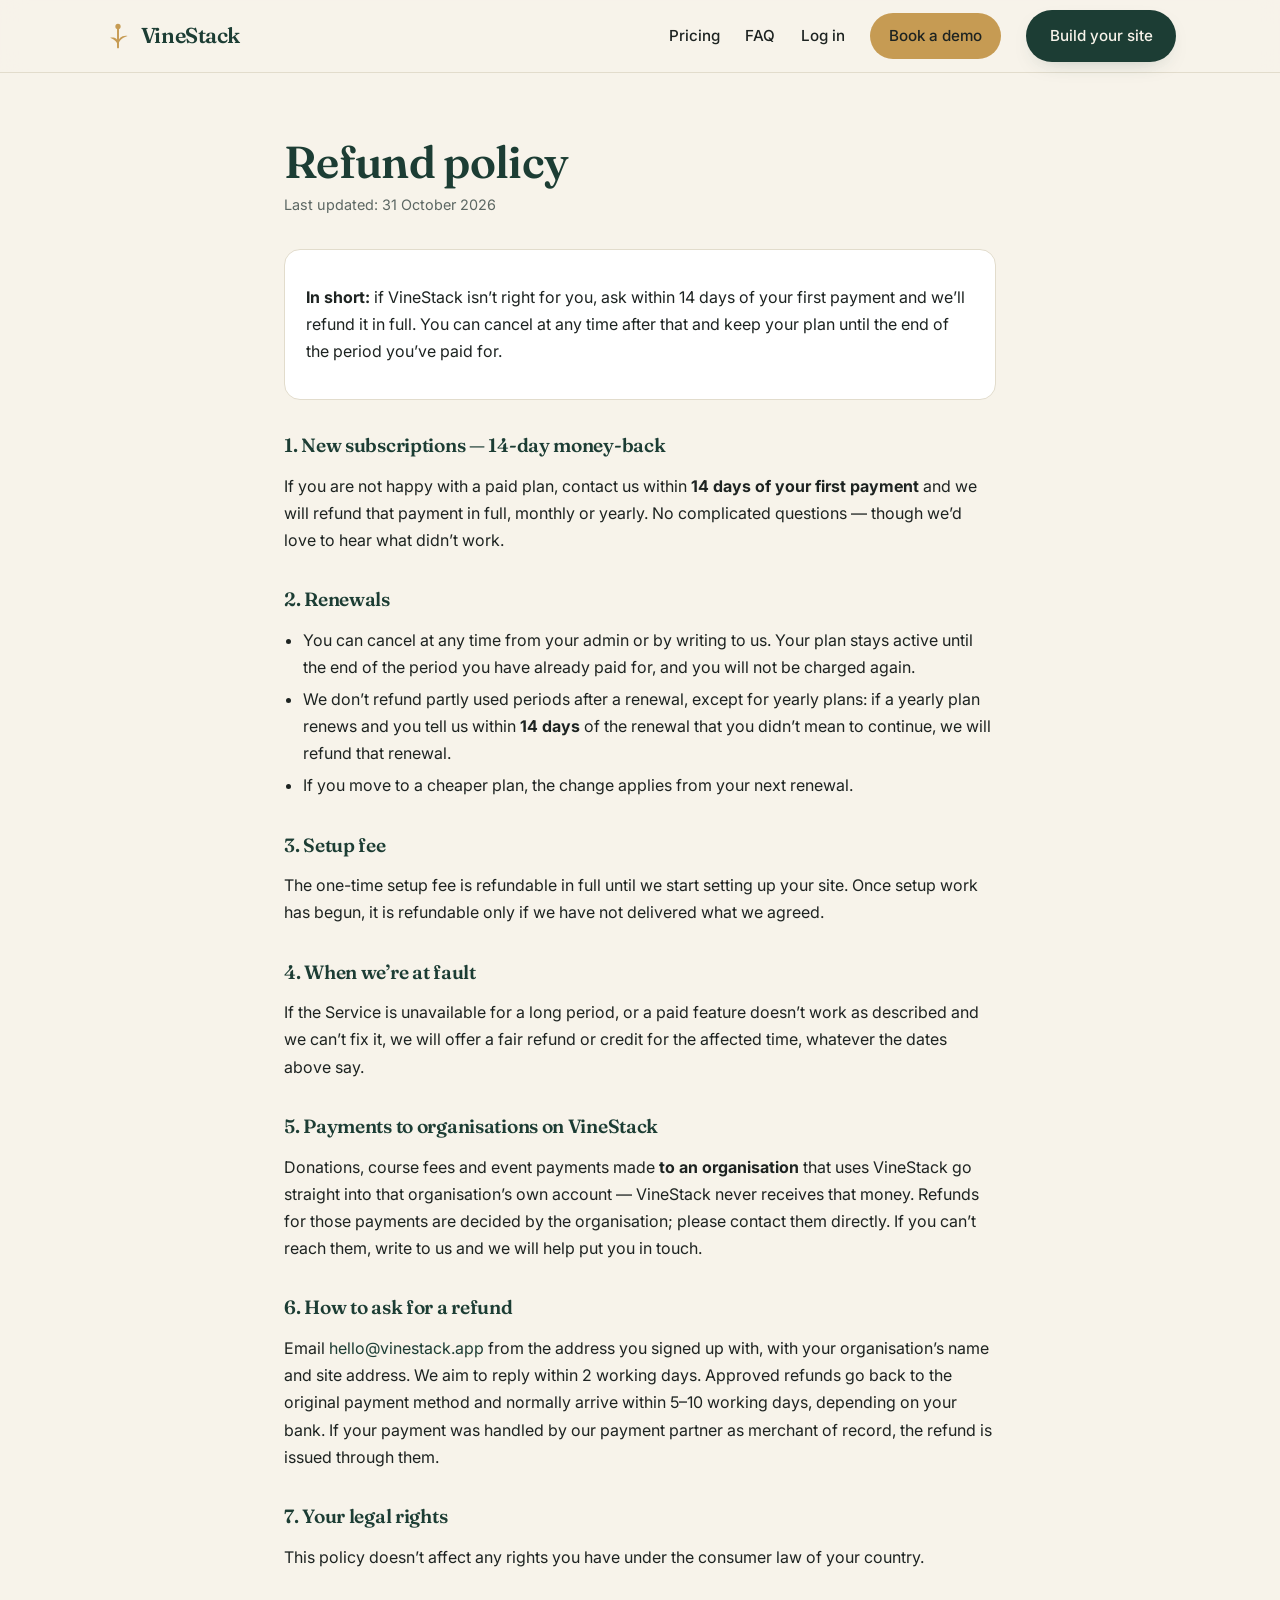
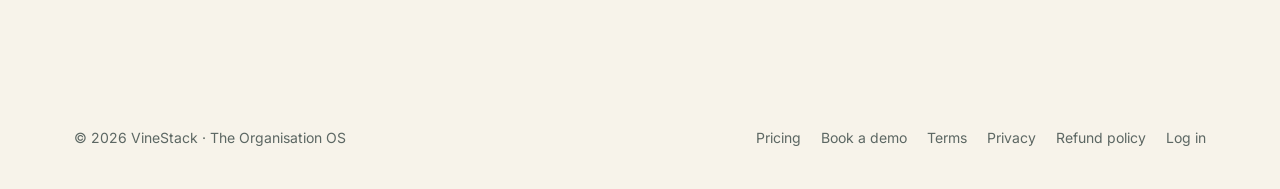
<file: refund-policy.html>
<!DOCTYPE html>
<html lang="en">
<head>
  <meta charset="UTF-8" />
  <meta name="viewport" content="width=device-width, initial-scale=1.0" />
  <title>Refund policy · VineStack</title>
  <meta name="description" content="VineStack refunds: 14-day money-back on new subscriptions, cancel any time." />
  <meta name="robots" content="index, follow" />
  <meta name="theme-color" content="#1c3d34" />
  <link rel="canonical" href="https://vinestack.app/refund-policy" />
  <link rel="icon" href="/favicon.ico" sizes="any" />
  <link rel="icon" type="image/png" sizes="32x32" href="/favicon-32x32.png" />
  <link rel="apple-touch-icon" sizes="180x180" href="/apple-touch-icon.png" />
  <link rel="preconnect" href="https://fonts.googleapis.com" />
  <link rel="preconnect" href="https://fonts.gstatic.com" crossorigin />
  <link href="https://fonts.googleapis.com/css2?family=Fraunces:opsz,wght@9..144,500;9..144,600&family=Inter:wght@400;500;600&display=swap" rel="stylesheet" />
  <link rel="stylesheet" href="/styles.css" />
</head>
<body>
  <header class="nav" id="top">
    <div class="wrap nav-inner">
      <a class="brand" href="/" aria-label="VineStack home"><svg class="brand-mark" viewBox="0 0 32 32" aria-hidden="true"><path d="M16 29c0-6-4-9-9-11 5-1 9 1 9 6zM16 29c0-8 5-11 11-13-6-1-11 2-11 9z" fill="currentColor"/><path d="M16 29V7" stroke="currentColor" stroke-width="2.2" stroke-linecap="round" fill="none"/><circle cx="16" cy="5" r="3" fill="currentColor"/></svg><span>VineStack</span></a>
      <nav class="nav-links" aria-label="Primary">
        <a href="/#plans">Pricing</a>
        <a href="/#faq">FAQ</a>
        <a href="https://console.vinestack.app/">Log in</a>
        <a class="btn btn-ghost" href="/#demo">Book a demo</a>
        <a class="btn btn-primary" href="https://console.vinestack.app/start">Build your site</a>
      </nav>
    </div>
  </header>
  <main class="section legal">
    <div class="wrap">
      <h1>Refund policy</h1>
      <p class="updated">Last updated: 31 October 2026</p>

      <div class="summary"><p><strong>In short:</strong> if VineStack isn’t right for you, ask within 14 days of your first payment and we’ll refund it in full. You can cancel at any time after that and keep your plan until the end of the period you’ve paid for.</p></div>

      <h2>1. New subscriptions — 14-day money-back</h2>
      <p>If you are not happy with a paid plan, contact us within <strong>14 days of your first payment</strong> and we will refund that payment in full, monthly or yearly. No complicated questions — though we’d love to hear what didn’t work.</p>

      <h2>2. Renewals</h2>
      <ul>
        <li>You can cancel at any time from your admin or by writing to us. Your plan stays active until the end of the period you have already paid for, and you will not be charged again.</li>
        <li>We don’t refund partly used periods after a renewal, except for yearly plans: if a yearly plan renews and you tell us within <strong>14 days</strong> of the renewal that you didn’t mean to continue, we will refund that renewal.</li>
        <li>If you move to a cheaper plan, the change applies from your next renewal.</li>
      </ul>

      <h2>3. Setup fee</h2>
      <p>The one-time setup fee is refundable in full until we start setting up your site. Once setup work has begun, it is refundable only if we have not delivered what we agreed.</p>

      <h2>4. When we’re at fault</h2>
      <p>If the Service is unavailable for a long period, or a paid feature doesn’t work as described and we can’t fix it, we will offer a fair refund or credit for the affected time, whatever the dates above say.</p>

      <h2>5. Payments to organisations on VineStack</h2>
      <p>Donations, course fees and event payments made <strong>to an organisation</strong> that uses VineStack go straight into that organisation’s own account — VineStack never receives that money. Refunds for those payments are decided by the organisation; please contact them directly. If you can’t reach them, write to us and we will help put you in touch.</p>

      <h2>6. How to ask for a refund</h2>
      <p>Email <a href="mailto:hello@vinestack.app">hello@vinestack.app</a> from the address you signed up with, with your organisation’s name and site address. We aim to reply within 2 working days. Approved refunds go back to the original payment method and normally arrive within 5–10 working days, depending on your bank. If your payment was handled by our payment partner as merchant of record, the refund is issued through them.</p>

      <h2>7. Your legal rights</h2>
      <p>This policy doesn’t affect any rights you have under the consumer law of your country.</p>

    </div>
  </main>
  <footer class="foot"><div class="wrap"><span>© 2026 VineStack · The Organisation OS</span><nav><a href="/#plans">Pricing</a><a href="/#demo">Book a demo</a><a href="/terms">Terms</a><a href="/privacy">Privacy</a><a href="/refund-policy">Refund policy</a><a href="https://console.vinestack.app/">Log in</a></nav></div></footer>
</body>
</html>
</file>
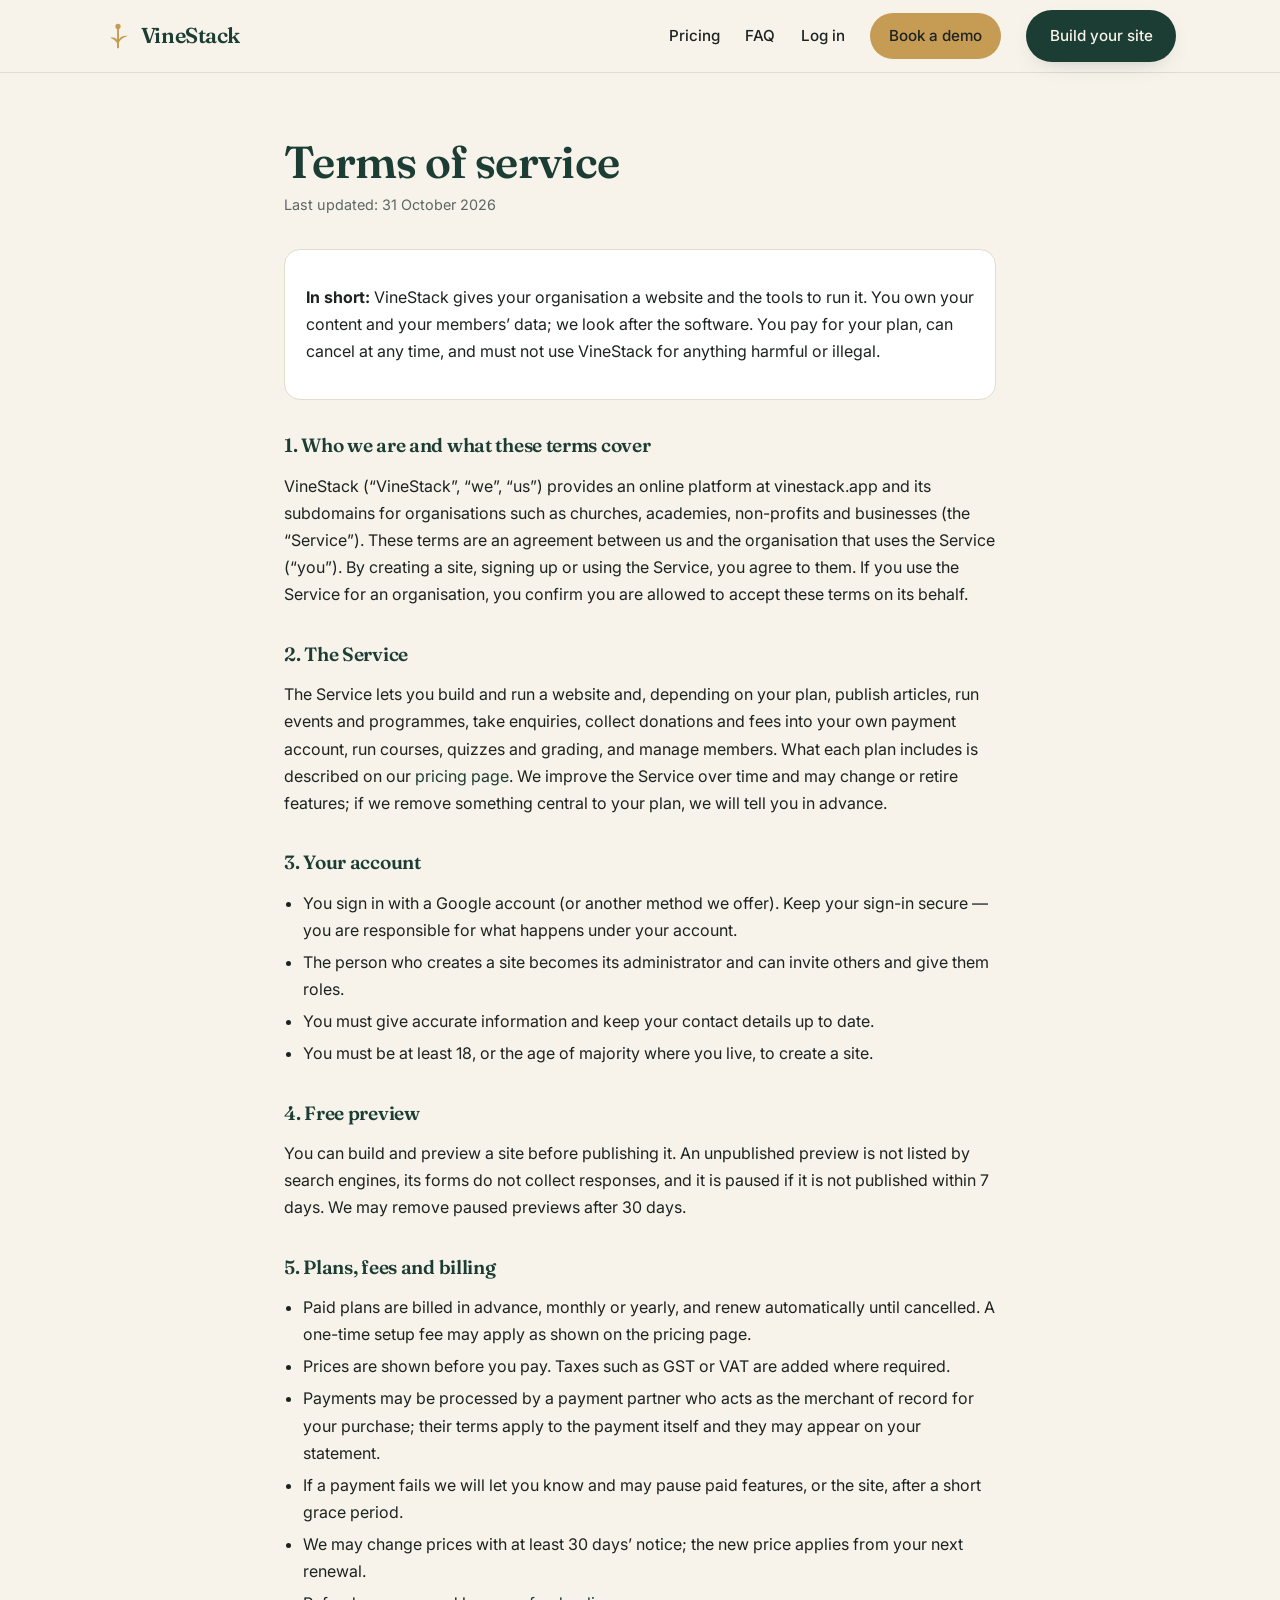
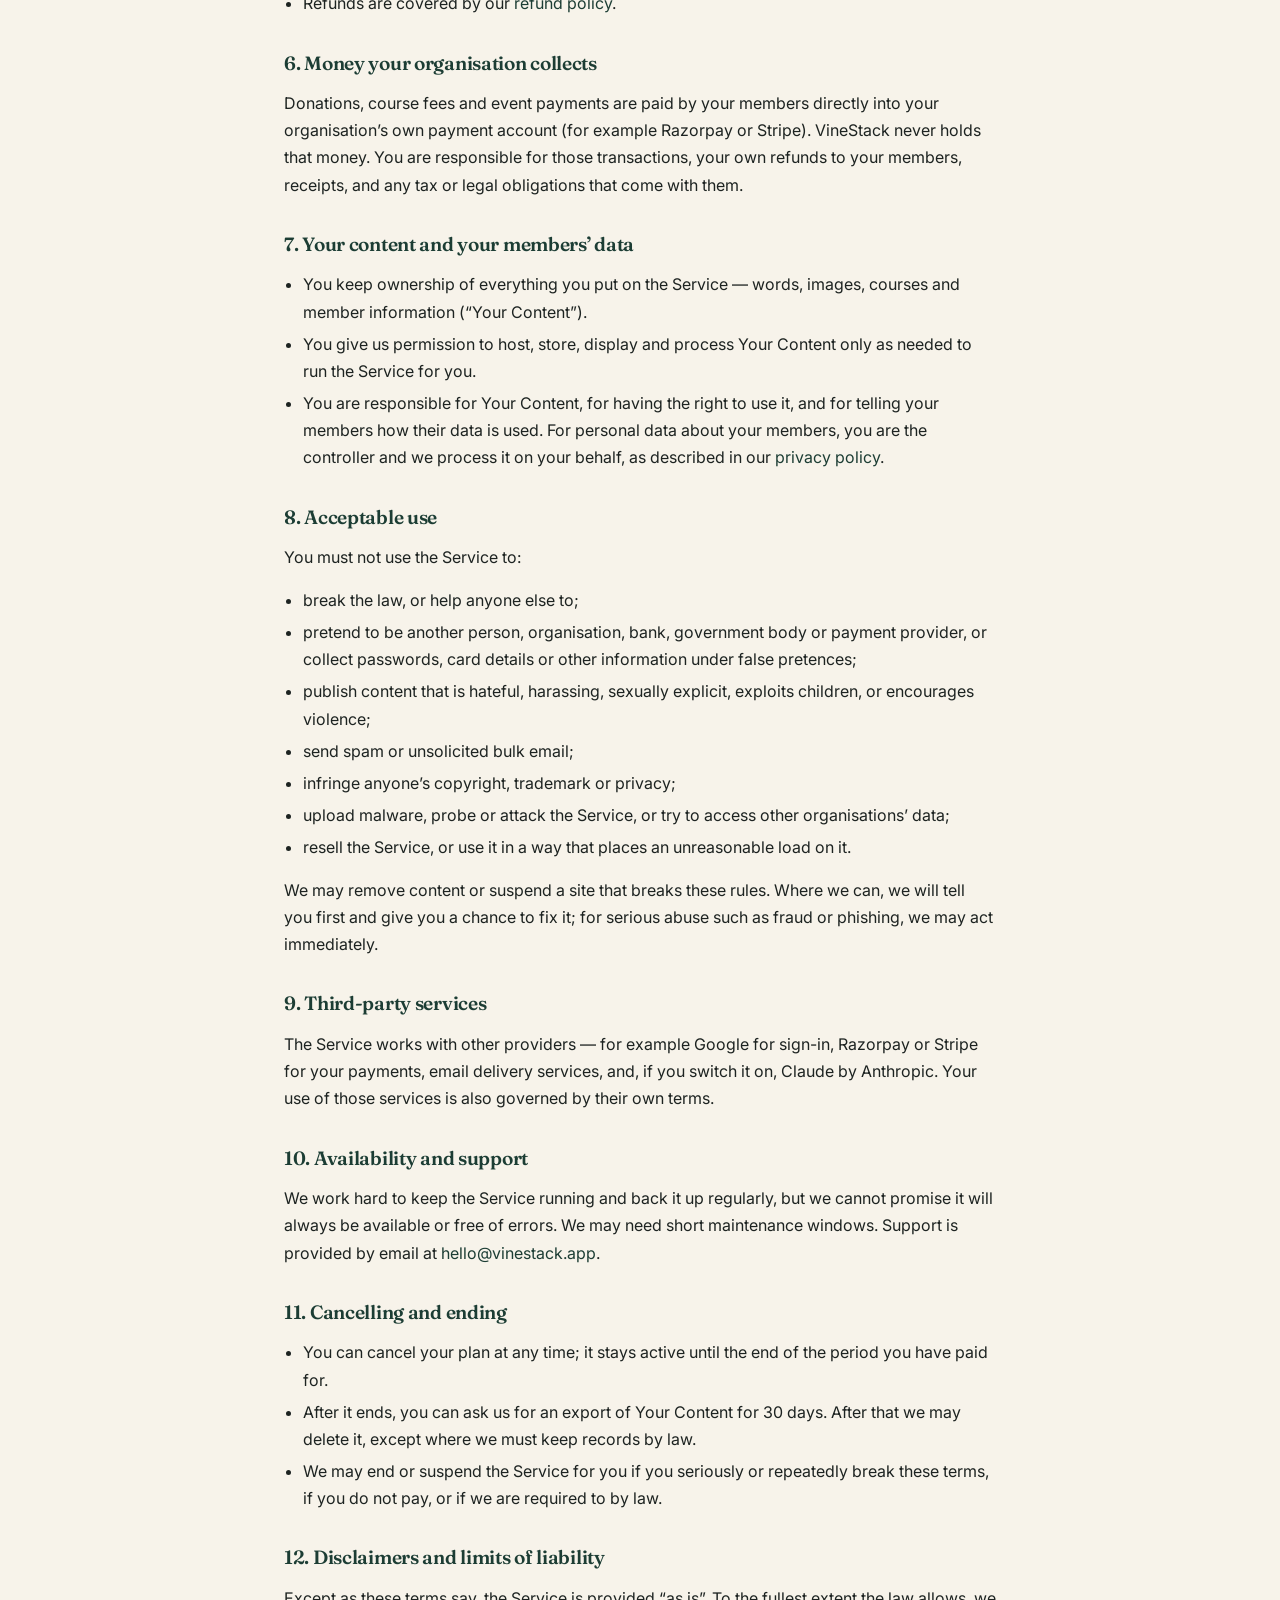
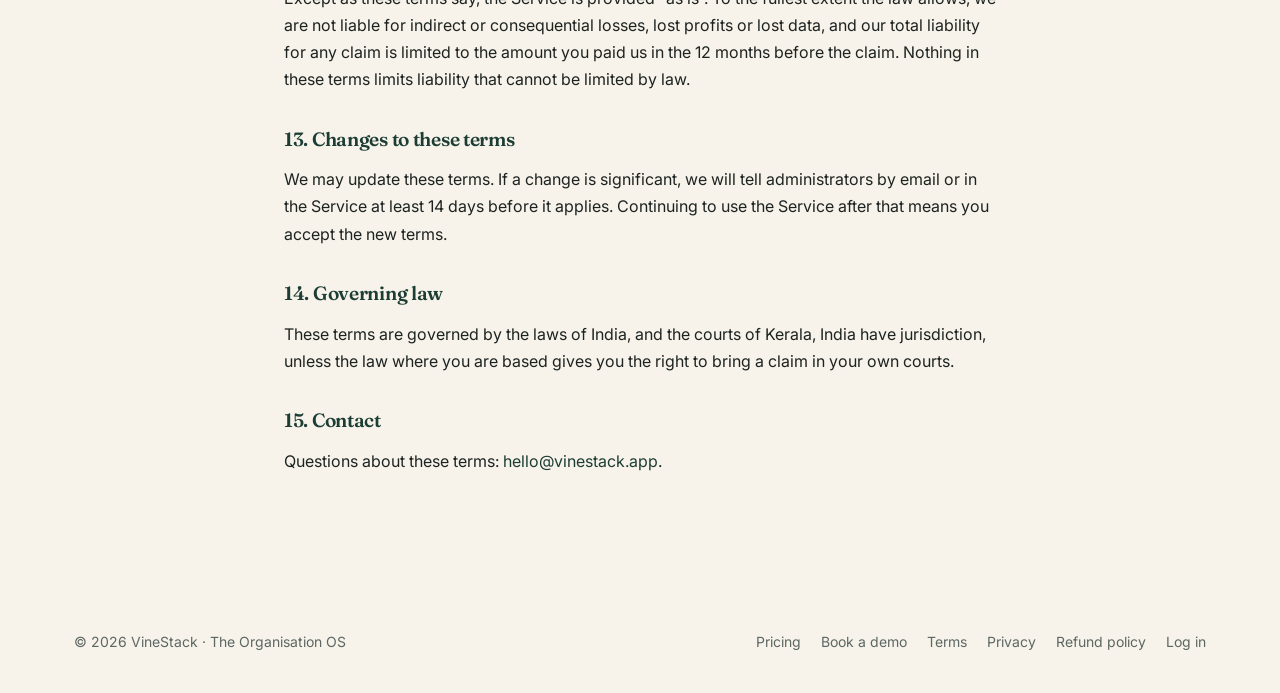
<file: terms.html>
<!DOCTYPE html>
<html lang="en">
<head>
  <meta charset="UTF-8" />
  <meta name="viewport" content="width=device-width, initial-scale=1.0" />
  <title>Terms of service · VineStack</title>
  <meta name="description" content="The terms for using VineStack, the website and organisation platform." />
  <meta name="robots" content="index, follow" />
  <meta name="theme-color" content="#1c3d34" />
  <link rel="canonical" href="https://vinestack.app/terms" />
  <link rel="icon" href="/favicon.ico" sizes="any" />
  <link rel="icon" type="image/png" sizes="32x32" href="/favicon-32x32.png" />
  <link rel="apple-touch-icon" sizes="180x180" href="/apple-touch-icon.png" />
  <link rel="preconnect" href="https://fonts.googleapis.com" />
  <link rel="preconnect" href="https://fonts.gstatic.com" crossorigin />
  <link href="https://fonts.googleapis.com/css2?family=Fraunces:opsz,wght@9..144,500;9..144,600&family=Inter:wght@400;500;600&display=swap" rel="stylesheet" />
  <link rel="stylesheet" href="/styles.css" />
</head>
<body>
  <header class="nav" id="top">
    <div class="wrap nav-inner">
      <a class="brand" href="/" aria-label="VineStack home"><svg class="brand-mark" viewBox="0 0 32 32" aria-hidden="true"><path d="M16 29c0-6-4-9-9-11 5-1 9 1 9 6zM16 29c0-8 5-11 11-13-6-1-11 2-11 9z" fill="currentColor"/><path d="M16 29V7" stroke="currentColor" stroke-width="2.2" stroke-linecap="round" fill="none"/><circle cx="16" cy="5" r="3" fill="currentColor"/></svg><span>VineStack</span></a>
      <nav class="nav-links" aria-label="Primary">
        <a href="/#plans">Pricing</a>
        <a href="/#faq">FAQ</a>
        <a href="https://console.vinestack.app/">Log in</a>
        <a class="btn btn-ghost" href="/#demo">Book a demo</a>
        <a class="btn btn-primary" href="https://console.vinestack.app/start">Build your site</a>
      </nav>
    </div>
  </header>
  <main class="section legal">
    <div class="wrap">
      <h1>Terms of service</h1>
      <p class="updated">Last updated: 31 October 2026</p>

      <div class="summary"><p><strong>In short:</strong> VineStack gives your organisation a website and the tools to run it. You own your content and your members’ data; we look after the software. You pay for your plan, can cancel at any time, and must not use VineStack for anything harmful or illegal.</p></div>

      <h2>1. Who we are and what these terms cover</h2>
      <p>VineStack (“VineStack”, “we”, “us”) provides an online platform at vinestack.app and its subdomains for organisations such as churches, academies, non-profits and businesses (the “Service”). These terms are an agreement between us and the organisation that uses the Service (“you”). By creating a site, signing up or using the Service, you agree to them. If you use the Service for an organisation, you confirm you are allowed to accept these terms on its behalf.</p>

      <h2>2. The Service</h2>
      <p>The Service lets you build and run a website and, depending on your plan, publish articles, run events and programmes, take enquiries, collect donations and fees into your own payment account, run courses, quizzes and grading, and manage members. What each plan includes is described on our <a href="/#plans">pricing page</a>. We improve the Service over time and may change or retire features; if we remove something central to your plan, we will tell you in advance.</p>

      <h2>3. Your account</h2>
      <ul>
        <li>You sign in with a Google account (or another method we offer). Keep your sign-in secure — you are responsible for what happens under your account.</li>
        <li>The person who creates a site becomes its administrator and can invite others and give them roles.</li>
        <li>You must give accurate information and keep your contact details up to date.</li>
        <li>You must be at least 18, or the age of majority where you live, to create a site.</li>
      </ul>

      <h2>4. Free preview</h2>
      <p>You can build and preview a site before publishing it. An unpublished preview is not listed by search engines, its forms do not collect responses, and it is paused if it is not published within 7 days. We may remove paused previews after 30 days.</p>

      <h2>5. Plans, fees and billing</h2>
      <ul>
        <li>Paid plans are billed in advance, monthly or yearly, and renew automatically until cancelled. A one-time setup fee may apply as shown on the pricing page.</li>
        <li>Prices are shown before you pay. Taxes such as GST or VAT are added where required.</li>
        <li>Payments may be processed by a payment partner who acts as the merchant of record for your purchase; their terms apply to the payment itself and they may appear on your statement.</li>
        <li>If a payment fails we will let you know and may pause paid features, or the site, after a short grace period.</li>
        <li>We may change prices with at least 30 days’ notice; the new price applies from your next renewal.</li>
        <li>Refunds are covered by our <a href="/refund-policy">refund policy</a>.</li>
      </ul>

      <h2>6. Money your organisation collects</h2>
      <p>Donations, course fees and event payments are paid by your members directly into your organisation’s own payment account (for example Razorpay or Stripe). VineStack never holds that money. You are responsible for those transactions, your own refunds to your members, receipts, and any tax or legal obligations that come with them.</p>

      <h2>7. Your content and your members’ data</h2>
      <ul>
        <li>You keep ownership of everything you put on the Service — words, images, courses and member information (“Your Content”).</li>
        <li>You give us permission to host, store, display and process Your Content only as needed to run the Service for you.</li>
        <li>You are responsible for Your Content, for having the right to use it, and for telling your members how their data is used. For personal data about your members, you are the controller and we process it on your behalf, as described in our <a href="/privacy">privacy policy</a>.</li>
      </ul>

      <h2>8. Acceptable use</h2>
      <p>You must not use the Service to:</p>
      <ul>
        <li>break the law, or help anyone else to;</li>
        <li>pretend to be another person, organisation, bank, government body or payment provider, or collect passwords, card details or other information under false pretences;</li>
        <li>publish content that is hateful, harassing, sexually explicit, exploits children, or encourages violence;</li>
        <li>send spam or unsolicited bulk email;</li>
        <li>infringe anyone’s copyright, trademark or privacy;</li>
        <li>upload malware, probe or attack the Service, or try to access other organisations’ data;</li>
        <li>resell the Service, or use it in a way that places an unreasonable load on it.</li>
      </ul>
      <p>We may remove content or suspend a site that breaks these rules. Where we can, we will tell you first and give you a chance to fix it; for serious abuse such as fraud or phishing, we may act immediately.</p>

      <h2>9. Third-party services</h2>
      <p>The Service works with other providers — for example Google for sign-in, Razorpay or Stripe for your payments, email delivery services, and, if you switch it on, Claude by Anthropic. Your use of those services is also governed by their own terms.</p>

      <h2>10. Availability and support</h2>
      <p>We work hard to keep the Service running and back it up regularly, but we cannot promise it will always be available or free of errors. We may need short maintenance windows. Support is provided by email at <a href="mailto:hello@vinestack.app">hello@vinestack.app</a>.</p>

      <h2>11. Cancelling and ending</h2>
      <ul>
        <li>You can cancel your plan at any time; it stays active until the end of the period you have paid for.</li>
        <li>After it ends, you can ask us for an export of Your Content for 30 days. After that we may delete it, except where we must keep records by law.</li>
        <li>We may end or suspend the Service for you if you seriously or repeatedly break these terms, if you do not pay, or if we are required to by law.</li>
      </ul>

      <h2>12. Disclaimers and limits of liability</h2>
      <p>Except as these terms say, the Service is provided “as is”. To the fullest extent the law allows, we are not liable for indirect or consequential losses, lost profits or lost data, and our total liability for any claim is limited to the amount you paid us in the 12 months before the claim. Nothing in these terms limits liability that cannot be limited by law.</p>

      <h2>13. Changes to these terms</h2>
      <p>We may update these terms. If a change is significant, we will tell administrators by email or in the Service at least 14 days before it applies. Continuing to use the Service after that means you accept the new terms.</p>

      <h2>14. Governing law</h2>
      <p>These terms are governed by the laws of India, and the courts of Kerala, India have jurisdiction, unless the law where you are based gives you the right to bring a claim in your own courts.</p>

      <h2>15. Contact</h2>
      <p>Questions about these terms: <a href="mailto:hello@vinestack.app">hello@vinestack.app</a>.</p>

    </div>
  </main>
  <footer class="foot"><div class="wrap"><span>© 2026 VineStack · The Organisation OS</span><nav><a href="/#plans">Pricing</a><a href="/#demo">Book a demo</a><a href="/terms">Terms</a><a href="/privacy">Privacy</a><a href="/refund-policy">Refund policy</a><a href="https://console.vinestack.app/">Log in</a></nav></div></footer>
</body>
</html>
</file>
<file: home.css>
/* Shared base for the three vinestack.app homepage mockups (A, B, D). */
:root {
  --vine: #1c3d34; --vine-dark: #12291f; --vine-2: #24493f;
  --ivory: #f7f3ea; --ivory2: #efe8d8; --paper: #fffdf8;
  --gold: #c69b53; --gold-soft: #e7cfa0;
  --ink: #1d2321; --mut: #5c6763; --line: #e2dccc;
  --serif: 'Fraunces', Georgia, serif; --sans: 'Inter', system-ui, sans-serif;
}
* { box-sizing: border-box; }
html { scroll-behavior: smooth; }
body { margin: 0; background: var(--ivory); color: var(--ink); font-family: var(--sans); -webkit-font-smoothing: antialiased; line-height: 1.5; }
a { color: inherit; text-decoration: none; }
img { display: block; max-width: 100%; }
.wrap { max-width: 1180px; margin: 0 auto; padding: 0 28px; }
.serif { font-family: var(--serif); }
.eyebrow { display: inline-flex; align-items: center; gap: 10px; font-size: 13px; font-weight: 600; letter-spacing: 0.14em; text-transform: uppercase; color: var(--gold); }
.eyebrow::before { content: ''; width: 22px; height: 1.5px; background: currentColor; }
.btn { display: inline-flex; align-items: center; justify-content: center; gap: 8px; padding: 14px 24px; border-radius: 999px; font-weight: 600; font-size: 15px; border: 0; cursor: pointer; transition: transform .15s, background .15s; }
.btn:hover { transform: translateY(-1px); }
.btn-vine { background: var(--vine); color: var(--ivory); }
.btn-gold { background: var(--gold); color: var(--vine-dark); }
.btn-line { box-shadow: inset 0 0 0 1.5px currentColor; }
.btn-sm { padding: 10px 18px; font-size: 14px; }

/* nav */
.nav { position: sticky; top: 0; z-index: 30; backdrop-filter: blur(14px); background: rgba(247, 243, 234, 0.82); border-bottom: 1px solid rgba(226, 220, 204, 0.7); }
.nav .wrap { display: flex; align-items: center; justify-content: space-between; height: 72px; gap: 20px; }
.brand { display: flex; align-items: center; gap: 9px; font: 600 21px var(--serif); color: var(--vine); }
.brand svg { color: var(--gold); }
.nav-links { display: flex; align-items: center; gap: 28px; font-size: 15px; font-weight: 500; }
.nav-links a:not(.btn):hover { color: var(--gold); }
.nav-right { display: flex; align-items: center; gap: 10px; }
.nav.dark { background: rgba(18, 41, 31, 0.78); border-color: rgba(255, 255, 255, 0.08); color: var(--ivory); }
.nav.dark .brand { color: var(--ivory); }

/* sections */
.sec { padding: 110px 0; }
.sec-head { max-width: 680px; margin-bottom: 52px; }
.sec-head.center { margin-left: auto; margin-right: auto; text-align: center; }
.sec-head h2 { margin: 14px 0 0; font: 500 clamp(34px, 4.2vw, 52px)/1.06 var(--serif); color: var(--vine); letter-spacing: -0.01em; }
.sec-head h2 em { color: var(--gold); }
.sec-head p { margin: 16px 0 0; font-size: 18px; color: var(--mut); }

/* browser frame */
.frame { border-radius: 14px; overflow: hidden; background: #fff; box-shadow: 0 30px 80px -30px rgba(28, 61, 52, 0.45), 0 0 0 1px rgba(28, 61, 52, 0.06); }
.frame-bar { display: flex; align-items: center; gap: 10px; padding: 10px 14px; background: #f1ede5; border-bottom: 1px solid var(--line); }
.frame-bar i { width: 9px; height: 9px; border-radius: 50%; background: #d8d1c3; }
.frame-bar span { flex: 1; text-align: center; font-size: 12px; color: var(--mut); background: #fff; border-radius: 7px; padding: 5px; }

/* drawn admin dashboard */
.dash { display: grid; grid-template-columns: 190px 1fr; min-height: 420px; font-size: 12.5px; background: #fbfaf6; }
.dash-side { background: var(--vine); color: rgba(247, 243, 234, 0.8); padding: 18px 12px; display: grid; align-content: start; gap: 3px; }
.dash-side b { color: var(--ivory); font: 600 15px var(--serif); padding: 0 8px 14px; }
.dash-side span { padding: 8px 10px; border-radius: 8px; display: flex; align-items: center; gap: 9px; }
.dash-side span.on { background: rgba(255, 255, 255, 0.1); color: #fff; }
.dash-side span i { width: 7px; height: 7px; border-radius: 2px; background: var(--gold); opacity: 0.8; }
.dash-main { padding: 22px; display: grid; gap: 14px; align-content: start; }
.dash-main h4 { margin: 0; font: 500 20px var(--serif); color: var(--vine); }
.dash-kpis { display: grid; grid-template-columns: repeat(3, 1fr); gap: 12px; }
.kpi { background: #fff; border: 1px solid var(--line); border-radius: 12px; padding: 13px 14px; }
.kpi small { color: var(--mut); display: block; }
.kpi b { display: block; font: 600 22px var(--sans); margin-top: 4px; color: var(--ink); }
.kpi em { font-style: normal; color: #2f7a4f; font-size: 11.5px; }
.dash-row { display: grid; grid-template-columns: 1.3fr 1fr; gap: 12px; }
.panel { background: #fff; border: 1px solid var(--line); border-radius: 12px; padding: 13px 14px; }
.panel h5 { margin: 0 0 10px; font-size: 12.5px; }
.prow { display: flex; justify-content: space-between; align-items: center; padding: 7px 0; border-top: 1px solid #f0ece2; }
.prow:first-of-type { border-top: 0; }
.chip { font-size: 10.5px; font-weight: 600; padding: 2px 8px; border-radius: 99px; background: #e6f2ea; color: #2f7a4f; }
.chip.gold { background: #f6ecd6; color: #8a6420; }
.bar { height: 6px; border-radius: 99px; background: #eee8db; overflow: hidden; margin-top: 6px; }
.bar i { display: block; height: 100%; background: var(--vine); border-radius: inherit; }

/* claude chat */
.chat { background: #fff; border-radius: 18px; padding: 20px; box-shadow: 0 30px 70px -30px rgba(28, 61, 52, 0.4); display: grid; gap: 12px; font-size: 14.5px; }
.msg { max-width: 86%; padding: 11px 14px; border-radius: 14px; line-height: 1.45; }
.msg.me { justify-self: end; background: var(--vine); color: var(--ivory); border-bottom-right-radius: 4px; }
.msg.ai { background: #f4f0e6; border-bottom-left-radius: 4px; }
.msg.ai b { color: var(--vine); }
.confirm { display: flex; gap: 8px; margin-top: 8px; }
.confirm span { font-size: 12.5px; font-weight: 600; padding: 6px 12px; border-radius: 99px; background: var(--vine); color: #fff; }
.confirm span + span { background: transparent; color: var(--vine); box-shadow: inset 0 0 0 1.5px var(--vine); }

/* sites strip */
.strip { display: flex; gap: 22px; width: max-content; animation: scroll 60s linear infinite; }
.strip .frame { width: 420px; flex: none; }
.strip .frame img { aspect-ratio: 16 / 10; object-fit: cover; object-position: top; width: 100%; }
.strip-cap { font-size: 13px; color: var(--mut); margin-top: 10px; text-align: center; }
@keyframes scroll { to { transform: translateX(-50%); } }

/* plans */
.plans { display: grid; grid-template-columns: repeat(3, 1fr); gap: 18px; }
.plan { background: var(--paper); border: 1px solid var(--line); border-radius: 20px; padding: 28px; display: flex; flex-direction: column; gap: 14px; }
.plan h3 { margin: 0; font: 500 26px var(--serif); color: var(--vine); }
.plan .stage { font-size: 12px; font-weight: 600; letter-spacing: 0.1em; text-transform: uppercase; color: var(--gold); }
.plan .price { font: 600 34px var(--sans); color: var(--ink); }
.plan .price small { font-size: 14px; font-weight: 500; color: var(--mut); }
.plan ul { margin: 0; padding: 0; list-style: none; display: grid; gap: 8px; font-size: 14.5px; }
.plan li::before { content: '✓'; color: var(--gold); font-weight: 700; margin-right: 9px; }
.plan.feat { background: var(--vine); color: var(--ivory); border-color: var(--vine); }
.plan.feat h3, .plan.feat .price { color: var(--ivory); }
.plan.feat .price small { color: rgba(247, 243, 234, 0.7); }
.plan .btn { margin-top: auto; }

/* faq + cta + footer */
.faq { max-width: 820px; margin: 0 auto; }
.faq details { border-top: 1px solid var(--line); padding: 20px 0; box-sizing: border-box; }
.faq details:last-child { border-bottom: 1px solid var(--line); }
.faq summary { list-style: none; cursor: pointer; display: flex; justify-content: space-between; gap: 20px; font: 500 20px var(--serif); color: var(--vine); }
.faq summary::-webkit-details-marker { display: none; }
.faq summary::after { content: '+'; flex: none; color: var(--gold); font-family: var(--sans); transition: transform .32s cubic-bezier(.2,.7,.2,1); }
.faq details[open]:not(.closing) summary::after { transform: rotate(45deg); }
@media (prefers-reduced-motion: reduce) { .faq summary::after { transition: none; } }
.faq p { margin: 12px 0 0; color: var(--mut); }
.final { background: var(--vine); color: var(--ivory); border-radius: 32px; padding: 80px 40px; text-align: center; position: relative; overflow: hidden; }
.final h2 { margin: 0; font: 500 clamp(36px, 4.6vw, 58px)/1.05 var(--serif); }
.final h2 em { color: var(--gold); }
.final p { max-width: 560px; margin: 16px auto 28px; color: rgba(247, 243, 234, 0.78); font-size: 18px; }
.final .row { display: flex; gap: 12px; justify-content: center; flex-wrap: wrap; }
.foot { padding: 60px 0 40px; font-size: 14px; color: var(--mut); }
.foot .wrap { display: flex; justify-content: space-between; gap: 24px; flex-wrap: wrap; }
.foot nav { display: flex; gap: 20px; flex-wrap: wrap; }

@media (max-width: 900px) {
  .wrap { padding: 0 18px; }
  .nav-links a:not(.btn) { display: none; }
  .nav-links .btn-line { display: none; }
  .sec { padding: 72px 0; }
  .dash { grid-template-columns: 1fr; }
  .dash-side { display: none; }
  .dash-kpis { grid-template-columns: 1fr 1fr; }
  .dash-row { grid-template-columns: 1fr; }
  .plans { grid-template-columns: 1fr; }
  .strip .frame { width: 300px; }
  .final { border-radius: 22px; padding: 56px 22px; }
}
@media (prefers-reduced-motion: reduce) { .strip { animation: none; } }

/* Phones: calmer type (laptop sizes unchanged). `html body` outranks each page's own styles. */
@media (max-width: 600px) {
  html body { font-size: 15px; }
  html body .nav .wrap { height: 60px; }
  html body .brand { font-size: 18px; }
  html body .nav-right > a:first-child { font-size: 14px !important; margin-right: 4px !important; }
  html body .nav-right .btn-sm { padding: 8px 14px; font-size: 13.5px; }
  html body .eyebrow { font-size: 11px; letter-spacing: 0.12em; }
  html body .a-hero, html body .b-hero { padding-top: 44px; }
  html body .a-hero h1, html body .b-hero h1, html body .d-hero h1 { font-size: 36px; line-height: 1.06; letter-spacing: -0.015em; }
  html body .a-hero p, html body .b-hero p, html body .d-hero p { font-size: 16px; line-height: 1.55; margin: 16px auto 24px; }
  html body .a-hero p { margin-left: 0; }
  html body .btn { padding: 12px 20px; font-size: 14.5px; }
  html body .a-note { font-size: 13px; }
  html body .b-tabs { margin-top: 36px; }
  html body .b-tabs span { padding: 7px 12px; font-size: 13px; }
  html body .sec { padding: 60px 0; }
  html body .sec-head { margin-bottom: 32px; }
  html body .sec-head h2 { font-size: 29px; line-height: 1.1; }
  html body .sec-head p { font-size: 15.5px; }
  html body .a-mods b, html body .b-who h3, html body .a-who h3, html body .plan h3 { font-size: 19px; }
  html body .a-mods p, html body .b-grid p, html body .a-who p, html body .b-who p { font-size: 14px; }
  html body .a-facts span b { font-size: 19px; }
  html body .chat { font-size: 13.5px; padding: 16px; }
  html body .plan { padding: 22px; }
  html body .plan .price { font-size: 28px; }
  html body .plan ul { font-size: 14px; }
  html body .faq summary { font-size: 17px; }
  html body .faq p { font-size: 14.5px; }
  html body .final h2 { font-size: 30px; }
  html body .final p { font-size: 15.5px; }
  html body .demo-form { padding: 20px; }
  html body .frame-bar span { font-size: 10.5px; overflow: hidden; text-overflow: ellipsis; white-space: nowrap; }
  html body .b-logos { padding: 40px 0 0; }
  html body .b-logos p { font-size: 13.5px; }
  html body .b-logos b { font-size: 16.5px; }
}

/* Laptops: calmer type (phones have their own sizes below 600px). `html body` outranks each page's own styles. */
@media (min-width: 601px) {
  html body .nav-links { font-size: 14.5px; gap: 26px; }
  html body .btn { padding: 13px 22px; font-size: 14.5px; }
  html body .btn-sm { padding: 9px 16px; font-size: 13.5px; }
  html body .eyebrow { font-size: 12px; }
  html body .a-hero h1 { font-size: clamp(38px, 3.9vw, 56px); line-height: 1.05; }
  html body .b-hero h1 { font-size: clamp(40px, 4.6vw, 64px); line-height: 1.02; }
  html body .a-hero p, html body .b-hero p { font-size: 17px; }
  html body .a-note { font-size: 13px; }
  html body .a-collage { height: 500px; }
  html body .sec { padding: 92px 0; }
  html body .sec-head h2 { font-size: clamp(30px, 3.2vw, 42px); }
  html body .sec-head p { font-size: 16.5px; }
  html body .a-mods b, html body .a-who h3, html body .b-who h3 { font-size: 18.5px; }
  html body .a-mods p, html body .a-who p, html body .b-grid p, html body .b-who p { font-size: 14px; }
  html body .a-facts span b { font-size: 21px; }
  html body .b-list li { font-size: 15px; }
  html body .chat { font-size: 14px; }
  html body .plan h3 { font-size: 22px; }
  html body .plan .price { font-size: 30px; }
  html body .plan ul { font-size: 14px; }
  html body .faq summary { font-size: 18px; }
  html body .faq p { font-size: 15px; }
  html body .final { padding: 64px 40px; }
  html body .final h2 { font-size: clamp(30px, 3.4vw, 44px); }
  html body .final p { font-size: 16.5px; }
}

.a-proof > .wrap > span:first-child b { white-space: nowrap; }
@media (min-width: 901px) { .a-proof > .wrap > span:first-child { white-space: nowrap; } }

/* Compare plans table (under the pricing cards) */
.cmp { margin-top: 48px; }
.cmp h3 { margin: 0 0 16px; text-align: center; font: 500 24px var(--serif); color: var(--vine); }
.cmp-scroll { overflow-x: auto; border: 1px solid var(--line); border-radius: 18px; background: var(--paper); }
.cmp table { width: 100%; border-collapse: collapse; font-size: 14.5px; min-width: 560px; }
.cmp th, .cmp td { padding: 12px 18px; text-align: center; border-bottom: 1px solid var(--line); }
.cmp th:first-child, .cmp td:first-child { text-align: left; }
.cmp thead th { font: 600 13px var(--sans); letter-spacing: .06em; text-transform: uppercase; color: var(--mut); background: var(--ivory2); }
.cmp thead th:nth-child(3) { color: var(--vine); }
.cmp tbody tr:last-child td { border-bottom: 0; }
.cmp td { color: var(--ink); }
.cmp-note { margin: 12px 0 0; text-align: center; font-size: 13.5px; color: var(--mut); }
@media (max-width: 600px) { .cmp th, .cmp td { padding: 10px 12px; font-size: 13.5px; } .cmp h3 { font-size: 21px; } }

/* Phones: footer links in a tidy 2-column grid, the © line underneath. */
@media (max-width: 600px) {
  html body .foot { padding: 44px 0 32px; }
  html body .foot .wrap { flex-direction: column; gap: 22px; }
  html body .foot nav { order: 1; display: grid; grid-template-columns: 1fr 1fr; gap: 14px 24px; font-size: 14.5px; }
  html body .foot nav a { color: var(--ink); }
  html body .foot .wrap > span { order: 2; padding-top: 18px; border-top: 1px solid var(--line); font-size: 13px; }
}
</file>
<file: styles.css>
/* ==========================================================================
   VineStack marketing site
   Palette: deep vine green + warm ivory + gold accent
   Type: Fraunces (display) + Inter (text)
   ========================================================================== */

:root {
  --vine:      #1c3d34;   /* deep vine green */
  --vine-dark: #14302a;
  --vine-soft: #2a534783;
  --ivory:     #f7f3ea;   /* warm paper */
  --ivory2:    #efe8d8;
  --gold:      #c69b53;   /* accent */
  --gold-soft: #e7cfa0;
  --ink:       #1d2321;   /* body text */
  --ink-mut:   #5c6763;   /* muted text */
  --line:      #e2dccc;
  --white:     #ffffff;

  --maxw: 1120px;
  --radius: 16px;
  --radius-sm: 10px;
  --shadow: 0 18px 50px -24px rgba(28, 61, 52, 0.45);
  --shadow-sm: 0 8px 24px -14px rgba(28, 61, 52, 0.4);
  --trans: 180ms ease;
}

* { box-sizing: border-box; }

html { scroll-behavior: smooth; }
/* Anchor jumps land below the sticky nav, not under it. */
section[id] { scroll-margin-top: 80px; }

body {
  margin: 0;
  font-family: 'Inter', system-ui, -apple-system, 'Segoe UI', sans-serif;
  color: var(--ink);
  background: var(--ivory);
  line-height: 1.6;
  -webkit-font-smoothing: antialiased;
  overflow-x: hidden; /* guard against any element that overhangs the viewport */
}

img { max-width: 100%; }

.wrap {
  width: 100%;
  max-width: var(--maxw);
  margin: 0 auto;
  padding-inline: 24px;
}

a { color: var(--vine); text-decoration: none; }
a:hover { color: var(--gold); }

h1, h2, h3 {
  font-family: 'Fraunces', Georgia, serif;
  font-weight: 600;
  line-height: 1.12;
  letter-spacing: -0.015em;
  margin: 0;
}

/* ---------- Buttons ---------- */
.btn {
  display: inline-flex;
  align-items: center;
  justify-content: center;
  gap: 0.5rem;
  font-family: 'Inter', sans-serif;
  font-weight: 600;
  font-size: 0.95rem;
  padding: 0.8rem 1.4rem;
  border-radius: 999px;
  border: 1.5px solid transparent;
  cursor: pointer;
  transition: transform var(--trans), background var(--trans), color var(--trans), box-shadow var(--trans);
}
.btn:hover { transform: translateY(-2px); }
.btn.block { width: 100%; }

.btn-primary {
  background: var(--vine);
  color: var(--ivory);
  box-shadow: var(--shadow-sm);
}
.btn-primary:hover { background: var(--vine-dark); color: var(--white); }

.btn-outline {
  background: transparent;
  color: var(--vine);
  border-color: var(--vine);
}
.btn-outline:hover { background: var(--vine); color: var(--ivory); }

.btn-ghost {
  background: var(--gold);
  color: var(--vine-dark);
  padding: 0.6rem 1.1rem;
}
.btn-ghost:hover { background: var(--gold-soft); color: var(--vine-dark); }

/* ---------- Nav ---------- */
.nav {
  position: sticky;
  top: 0;
  z-index: 50;
  background: rgba(247, 243, 234, 0.85);
  backdrop-filter: blur(12px);
  border-bottom: 1px solid var(--line);
}
.nav-inner {
  display: flex;
  align-items: center;
  justify-content: space-between;
  height: 72px;
}
.brand {
  display: inline-flex;
  align-items: center;
  gap: 0.55rem;
  font-family: 'Fraunces', serif;
  font-weight: 600;
  font-size: 1.35rem;
  color: var(--vine);
  letter-spacing: -0.02em;
}
.brand:hover { color: var(--vine); }
.brand-mark { width: 28px; height: 28px; color: var(--gold); flex-shrink: 0; }

.nav-links { display: flex; align-items: center; gap: 1.6rem; }
.nav-links a { font-weight: 500; font-size: 0.95rem; color: var(--ink); }
.nav-links a:hover { color: var(--gold); }
.nav-links a.btn-primary, .nav-links a.btn-primary:hover { color: var(--ivory); }

/* ---------- Hero ---------- */
.hero {
  position: relative;
  overflow: hidden;
  background:
    radial-gradient(120% 90% at 80% -10%, rgba(198, 155, 83, 0.16), transparent 55%),
    var(--ivory);
  padding-block: clamp(3.5rem, 9vw, 7rem);
}
.hero-inner { position: relative; z-index: 2; max-width: 760px; }
.eyebrow {
  font-size: 0.82rem;
  font-weight: 600;
  letter-spacing: 0.14em;
  text-transform: uppercase;
  color: var(--gold);
  margin: 0 0 1.1rem;
}
.hero h1 {
  font-size: clamp(2.1rem, 5vw, 3.4rem);
  color: var(--vine);
}
.hero h1 .accent {
  color: var(--gold);
  font-style: italic;
}
.lede {
  font-size: clamp(1rem, 1.6vw, 1.15rem);
  color: var(--ink-mut);
  max-width: 620px;
  margin: 1.5rem 0 0;
}
.hero-cta {
  display: flex;
  flex-wrap: wrap;
  gap: 0.9rem;
  margin-top: 2.2rem;
}
.hero-note {
  margin-top: 1.6rem;
  font-size: 0.9rem;
  color: var(--ink-mut);
}
.hero-glow {
  position: absolute;
  right: -12%;
  bottom: -30%;
  width: 620px;
  height: 620px;
  background: radial-gradient(circle, rgba(42, 83, 71, 0.14), transparent 65%);
  border-radius: 50%;
  z-index: 1;
}

/* ---------- Trust strip ---------- */
.strip {
  background: var(--vine);
  color: var(--ivory);
}
.strip-inner {
  display: grid;
  grid-template-columns: repeat(4, 1fr);
  gap: 1rem;
  padding-block: 2rem;
  text-align: center;
}
.strip-inner div { display: flex; flex-direction: column; gap: 0.25rem; }
.strip-inner strong {
  font-family: 'Fraunces', serif;
  font-size: 1.45rem;
  color: var(--gold-soft);
}
.strip-inner span { font-size: 0.88rem; color: rgba(247, 243, 234, 0.78); }

/* ---------- Sections ---------- */
.section { padding-block: clamp(3.5rem, 8vw, 6rem); }
.section-kicker {
  font-size: 0.8rem;
  font-weight: 600;
  letter-spacing: 0.14em;
  text-transform: uppercase;
  color: var(--gold);
  margin: 0 0 0.7rem;
}
.section-title {
  font-size: clamp(1.6rem, 3.2vw, 2.3rem);
  color: var(--vine);
  max-width: 700px;
}
.section-sub {
  font-size: 1rem;
  color: var(--ink-mut);
  max-width: 620px;
  margin: 1rem 0 2.6rem;
}

/* ---------- Who it's for ---------- */
.aud-grid {
  display: grid;
  grid-template-columns: repeat(4, 1fr);
  gap: 1.1rem;
}
.aud {
  background: var(--white);
  border: 1px solid var(--line);
  border-radius: var(--radius);
  padding: 1.6rem 1.4rem;
  transition: transform var(--trans), box-shadow var(--trans);
}
.aud:hover { transform: translateY(-4px); box-shadow: var(--shadow); }
.aud-icon {
  font-size: 1.7rem;
  margin-bottom: 0.8rem;
}
.aud h3 { font-size: 1.1rem; color: var(--vine); margin-bottom: 0.45rem; }
.aud p { margin: 0; font-size: 0.92rem; color: var(--ink-mut); }

/* ---------- Module grid ---------- */
.grid {
  display: grid;
  grid-template-columns: repeat(3, 1fr);
  gap: 1.1rem;
}
.mcard {
  background: var(--white);
  border: 1px solid var(--line);
  border-radius: var(--radius);
  padding: 1.6rem 1.5rem;
  transition: transform var(--trans), box-shadow var(--trans), border-color var(--trans);
}
.mcard:hover {
  transform: translateY(-4px);
  box-shadow: var(--shadow);
  border-color: var(--gold-soft);
}
.mcard h3 {
  font-size: 1.2rem;
  color: var(--vine);
  margin-bottom: 0.5rem;
}
.mcard p { margin: 0; font-size: 0.95rem; color: var(--ink-mut); }
.micon {
  font-size: 1.6rem;
  width: 52px; height: 52px;
  display: flex; align-items: center; justify-content: center;
  background: var(--ivory2);
  border-radius: 14px;
  margin-bottom: 1rem;
}
.mcard-quiet { background: var(--ivory2); border-style: dashed; }

/* ---------- Case study ---------- */
.story { background: var(--ivory2); }
.story-inner {
  display: grid;
  grid-template-columns: 1.3fr 1fr;
  gap: 3rem;
  align-items: center;
}
.story-copy p { color: var(--ink-mut); margin: 1rem 0 0; }
.story-list {
  list-style: none;
  padding: 0;
  margin: 1.5rem 0 2rem;
  display: grid;
  gap: 0.6rem;
}
.story-list li {
  position: relative;
  padding-left: 1.7rem;
  color: var(--ink);
  font-size: 0.98rem;
}
.story-list li::before {
  content: "✦";
  position: absolute;
  left: 0;
  color: var(--gold);
}
.story-quote {
  margin: 0;
  background: var(--vine);
  color: var(--ivory);
  border-radius: var(--radius);
  padding: 2.4rem 2rem;
  box-shadow: var(--shadow);
}
.story-quote blockquote {
  margin: 0;
  font-family: 'Fraunces', serif;
  font-size: 1.12rem;
  line-height: 1.5;
  font-style: italic;
}
.story-quote figcaption {
  margin-top: 1.2rem;
  font-size: 0.85rem;
  letter-spacing: 0.08em;
  text-transform: uppercase;
  color: var(--gold-soft);
}

/* ---------- Live demo ---------- */
.live-inner {
  display: grid;
  grid-template-columns: 1fr 1.1fr;
  gap: 3rem;
  align-items: center;
}
.live-copy p { color: var(--ink-mut); margin: 1rem 0 0; }
.live-copy .live-note { font-size: 0.85rem; margin-top: 1rem; }
/* A stylised preview of the demo site (pure CSS, so it never goes stale). */
.live-frame {
  display: block;
  border-radius: var(--radius);
  background: var(--white);
  border: 1px solid var(--line);
  box-shadow: var(--shadow);
  overflow: hidden;
  color: inherit;
  transition: transform var(--trans), box-shadow var(--trans);
}
.live-frame:hover { transform: translateY(-3px); color: inherit; }
.live-bar {
  display: flex;
  align-items: center;
  gap: 6px;
  padding: 0.6rem 0.8rem;
  background: var(--ivory2);
  border-bottom: 1px solid var(--line);
}
.live-bar i { width: 9px; height: 9px; border-radius: 50%; background: #d8cfbb; }
.live-url {
  flex: 1;
  margin-left: 0.6rem;
  padding: 0.2rem 0.7rem;
  border-radius: 999px;
  background: var(--white);
  font-size: 0.75rem;
  color: var(--ink-mut);
  white-space: nowrap;
  overflow: hidden;
  text-overflow: ellipsis;
}
.live-site {
  display: flex;
  flex-direction: column;
  align-items: center;
  gap: 1rem;
  padding: 1rem 1rem 1.4rem;
  text-align: center;
  background:
    radial-gradient(60% 50% at 15% 0%, rgba(255, 154, 118, 0.28), transparent 70%),
    radial-gradient(60% 60% at 85% 10%, rgba(192, 139, 255, 0.26), transparent 70%),
    radial-gradient(50% 50% at 50% 100%, rgba(106, 168, 255, 0.16), transparent 70%),
    #fbfaf8;
}
.live-nav {
  align-self: stretch;
  display: flex;
  justify-content: space-between;
  align-items: center;
  gap: 0.5rem;
  padding: 0.45rem 0.8rem;
  border-radius: 999px;
  background: rgba(255, 255, 255, 0.85);
  box-shadow: 0 4px 16px -8px rgba(22, 26, 51, 0.25);
  font-size: 0.72rem;
  color: #6a6f86;
}
.live-nav b { color: #161a33; font-size: 0.78rem; }
.live-chip {
  margin-top: 0.6rem;
  padding: 0.25rem 0.7rem;
  border-radius: 999px;
  background: rgba(255, 255, 255, 0.8);
  border: 1px solid rgba(22, 26, 51, 0.08);
  font-size: 0.68rem;
  color: #2a2f4a;
}
.live-h {
  font-family: 'Inter', sans-serif;
  font-weight: 700;
  font-size: clamp(1.35rem, 3vw, 1.9rem);
  line-height: 1.08;
  letter-spacing: -0.04em;
  color: #161a33;
}
.live-h em {
  font-family: 'Fraunces', serif;
  font-weight: 400;
  background: linear-gradient(110deg, #ff9a76, #c08bff 50%, #6aa8ff);
  -webkit-background-clip: text;
  background-clip: text;
  color: transparent;
}
.live-cards {
  align-self: stretch;
  display: grid;
  grid-template-columns: repeat(3, 1fr);
  gap: 0.5rem;
  padding: 0.5rem;
  border-radius: 14px;
  background: linear-gradient(135deg, rgba(255, 212, 194, 0.5), rgba(226, 210, 255, 0.5) 50%, rgba(214, 232, 255, 0.55));
}
.live-cards span { height: 52px; border-radius: 10px; background: rgba(255, 255, 255, 0.85); }

/* ---------- Pricing ---------- */
.price-grid {
  display: grid;
  grid-template-columns: repeat(3, 1fr);
  gap: 1.2rem;
  align-items: stretch;
}
.pcard {
  position: relative;
  background: var(--white);
  border: 1px solid var(--line);
  border-radius: var(--radius);
  padding: 2rem 1.7rem;
  display: flex;
  flex-direction: column;
}
.pcard h3 {
  font-size: 1.5rem;
  color: var(--vine);
}
.ptag { font-size: 0.9rem; color: var(--ink-mut); margin: 0.3rem 0 1.2rem; }
.price {
  font-family: 'Fraunces', serif;
  font-size: 2.5rem;
  color: var(--vine);
  margin: 0 0 1.3rem;
  line-height: 1;
}
.price .cur { font-size: 1.4rem; vertical-align: super; color: var(--gold); }
.price .per { font-size: 1rem; color: var(--ink-mut); font-family: 'Inter', sans-serif; }

/* Billing cycle toggle */
.billing-toggle {
  display: flex;
  width: max-content;
  margin: 0 auto 2.2rem;
  padding: 0.3rem;
  background: var(--ivory2);
  border: 1px solid var(--line);
  border-radius: 999px;
}
.bt-opt {
  border: 0;
  background: transparent;
  cursor: pointer;
  font-family: 'Inter', sans-serif;
  font-size: 0.9rem;
  font-weight: 600;
  color: var(--ink-mut);
  padding: 0.55rem 1.15rem;
  border-radius: 999px;
  display: inline-flex;
  align-items: center;
  gap: 0.45rem;
  transition: background var(--trans), color var(--trans);
}
.bt-opt.is-active { background: var(--vine); color: var(--ivory); }
.bt-save { font-size: 0.72rem; font-weight: 700; color: var(--gold); }
.bt-opt.is-active .bt-save { color: var(--gold-soft); }

/* Annual billing note under price */
.price-annual-note {
  margin: -0.95rem 0 1.25rem;
  font-size: 0.78rem;
  color: var(--ink-mut);
  font-family: 'Inter', sans-serif;
}
.pcard-featured .price-annual-note { color: rgba(247, 243, 234, 0.7); }

.pcard ul {
  list-style: none;
  padding: 0;
  margin: 0 0 1.8rem;
  display: grid;
  gap: 0.65rem;
  flex-grow: 1;
}
.pcard li {
  position: relative;
  padding-left: 1.6rem;
  font-size: 0.95rem;
  color: var(--ink);
}
.pcard li::before {
  content: "✓";
  position: absolute; left: 0;
  color: var(--gold);
  font-weight: 700;
}
.pcard-featured {
  background: var(--vine);
  border-color: var(--vine);
  box-shadow: var(--shadow);
  transform: translateY(-8px);
}
.pcard-featured h3,
.pcard-featured .price { color: var(--ivory); }
.pcard-featured .price .cur { color: var(--gold-soft); }
.pcard-featured .ptag,
.pcard-featured .price .per { color: rgba(247, 243, 234, 0.72); }
.pcard-featured li { color: rgba(247, 243, 234, 0.92); }
.pcard-featured li::before { color: var(--gold-soft); }
.pribbon {
  position: absolute;
  top: -13px; left: 50%;
  transform: translateX(-50%);
  background: var(--gold);
  color: var(--vine-dark);
  font-size: 0.72rem;
  font-weight: 700;
  letter-spacing: 0.08em;
  text-transform: uppercase;
  padding: 0.35rem 0.9rem;
  border-radius: 999px;
  white-space: nowrap;
}

/* Enterprise / custom catch-line */
.price-enterprise {
  text-align: center;
  margin: 1.6rem 0 0;
  font-size: 0.95rem;
  color: var(--ink-mut);
}

/* When to move up a plan */
.pmove { margin: -0.6rem 0 1.4rem; font-size: 0.84rem; line-height: 1.45; color: var(--ink-mut); }
.pmove strong { color: var(--vine); }
.pcard-featured .pmove { color: rgba(247, 243, 234, 0.75); }
.pcard-featured .pmove strong { color: var(--gold-soft); }

/* Compare plans */
.compare {
  margin-top: 2.6rem;
  background: var(--ivory2);
  border: 1px solid var(--line);
  border-radius: var(--radius);
  padding: 1.8rem;
}
.compare-head { margin: 0 0 1rem; font-family: 'Fraunces', serif; font-size: 1.2rem; color: var(--vine); }
.compare-table { width: 100%; border-collapse: collapse; font-size: 0.92rem; background: var(--white); border-radius: var(--radius-sm); overflow: hidden; }
.compare-table th, .compare-table td { padding: 0.7rem 0.9rem; border-bottom: 1px solid var(--line); }
.compare-table tbody tr:last-child th, .compare-table tbody tr:last-child td { border-bottom: 0; }
.compare-table thead th { font-family: 'Fraunces', serif; font-size: 1rem; font-weight: 600; color: var(--vine); text-align: center; }
.compare-table tbody th { text-align: left; font-weight: 500; color: var(--ink); }
.compare-table td { text-align: center; width: 17%; color: var(--vine); font-weight: 600; }
.compare-table td.no { color: var(--ink-mut); opacity: 0.45; font-weight: 400; }
.sr-only { position: absolute; width: 1px; height: 1px; padding: 0; margin: -1px; overflow: hidden; clip: rect(0, 0, 0, 0); border: 0; }

.price-foot {
  text-align: center;
  margin-top: 2rem;
  font-size: 0.95rem;
  color: var(--ink-mut);
  max-width: 640px;
  margin-inline: auto;
}
.price-foot p { margin: 0 0 0.6rem; }
.price-foot__cta { margin-top: 1rem !important; font-weight: 600; }

/* ---------- Demo / form ---------- */
.demo { background: var(--vine); color: var(--ivory); }
.demo .section-title { color: var(--ivory); }
.demo .section-kicker { color: var(--gold-soft); }
.demo-inner {
  display: grid;
  grid-template-columns: 1fr 1fr;
  gap: 3rem;
  align-items: center;
}
.demo-copy p { color: rgba(247, 243, 234, 0.8); margin-top: 1rem; }
.demo-form {
  background: var(--ivory);
  border-radius: var(--radius);
  padding: 2rem;
  display: grid;
  gap: 1rem;
  box-shadow: var(--shadow);
}
.demo-form label {
  display: grid;
  gap: 0.4rem;
  font-size: 0.85rem;
  font-weight: 600;
  color: var(--ink);
}
.demo-form input,
.demo-form textarea {
  font-family: 'Inter', sans-serif;
  font-size: 0.95rem;
  padding: 0.7rem 0.85rem;
  border: 1.5px solid var(--line);
  border-radius: var(--radius-sm);
  background: var(--white);
  color: var(--ink);
  resize: vertical;
}
.demo-form input:focus,
.demo-form textarea:focus {
  outline: none;
  border-color: var(--gold);
  box-shadow: 0 0 0 3px rgba(198, 155, 83, 0.2);
}
.form-note {
  margin: 0;
  font-size: 0.8rem;
  color: var(--ink-mut);
  text-align: center;
  font-weight: 400;
}

/* ---------- Footer ---------- */
.footer {
  background: var(--vine-dark);
  color: rgba(247, 243, 234, 0.8);
  padding-block: 3rem;
}
.footer-inner {
  display: flex;
  flex-direction: column;
  align-items: center;
  gap: 1rem;
  text-align: center;
}
.brand-footer { color: var(--ivory); }
.brand-footer:hover { color: var(--ivory); }
.footer-tag { margin: 0; font-family: 'Fraunces', serif; font-size: 1.1rem; color: var(--gold-soft); }
.footer-links { display: flex; flex-wrap: wrap; justify-content: center; gap: 1.4rem; }
.footer-links a { color: rgba(247, 243, 234, 0.8); font-size: 0.92rem; }
.footer-links a:hover { color: var(--gold); }
.footer-legal { display: flex; flex-wrap: wrap; justify-content: center; gap: 1.2rem; }
.footer-legal a { color: rgba(247, 243, 234, 0.6); font-size: 0.85rem; }
.footer-legal a:hover { color: var(--gold); }
.copyright { margin: 0.6rem 0 0; font-size: 0.82rem; color: rgba(247, 243, 234, 0.55); }

/* ---------- What it replaces ---------- */
.replaces { padding-block: clamp(3rem, 7vw, 4.75rem) 0; }
.replaces-inner { text-align: center; }
.replaces-title { font-size: clamp(1.5rem, 3vw, 2.1rem); color: var(--vine); }
.replaces-title .accent { color: var(--gold); font-style: italic; }
.replaces-row {
  display: flex; align-items: center; justify-content: center; gap: 1.1rem 1.4rem;
  flex-wrap: wrap; margin-top: 1.8rem;
}
.replaces-old {
  list-style: none; margin: 0; padding: 0;
  display: flex; flex-wrap: wrap; justify-content: center; gap: 0.55rem; max-width: 420px;
}
.replaces-old li {
  padding: 0.45rem 0.9rem; border-radius: 999px;
  border: 1px dashed #cfc6b1; background: rgba(255, 255, 255, 0.5);
  font-size: 0.88rem; color: var(--ink-mut);
  text-decoration: line-through; text-decoration-color: rgba(198, 155, 83, 0.75); text-decoration-thickness: 1.5px;
}
.replaces-arrow { font-size: 1.5rem; color: var(--gold); }
.replaces-new {
  display: inline-flex; align-items: center; gap: 0.5rem;
  padding: 0.7rem 1.3rem; border-radius: 999px;
  background: var(--vine); color: var(--ivory); box-shadow: var(--shadow-sm);
  font-family: 'Fraunces', serif; font-weight: 600; font-size: 1.15rem;
}
.replaces-new .brand-mark { width: 22px; height: 22px; }
.replaces-note { margin: 1.2rem 0 0; font-size: 0.92rem; color: var(--ink-mut); }

/* Works with Claude module card */
.mcard-claude { border-color: var(--gold-soft); background: linear-gradient(180deg, #fffaf0, var(--white)); }
.mtag {
  display: inline-block; vertical-align: middle; margin-left: 0.35rem;
  padding: 0.12rem 0.5rem; border-radius: 999px; background: var(--gold); color: var(--vine-dark);
  font-family: 'Inter', sans-serif; font-size: 0.66rem; font-weight: 700; letter-spacing: 0.08em; text-transform: uppercase;
}

/* ---------- FAQ ---------- */
.faq-inner { display: grid; grid-template-columns: 0.8fr 1.4fr; gap: 3rem; align-items: start; }
.faq-more { color: var(--ink-mut); margin: 1rem 0 0; font-size: 0.95rem; }
.faq-more a { font-weight: 600; border-bottom: 1px solid var(--gold-soft); }
.faq-list { border-top: 1px solid var(--line); }
.faq-item { border-bottom: 1px solid var(--line); }
.faq-item summary {
  list-style: none; cursor: pointer; position: relative;
  padding: 1.15rem 2.5rem 1.15rem 0;
  font-family: 'Fraunces', serif; font-weight: 600; font-size: 1.08rem; color: var(--vine);
}
.faq-item summary::-webkit-details-marker { display: none; }
.faq-item summary { transition: color var(--trans); }
.faq-item summary:hover { color: var(--vine-dark); }
/* The +/− icon: the vertical bar turns and folds flat when open. */
.faq-ic {
  position: absolute; top: 50%; right: 0.25rem; width: 1.8rem; height: 1.8rem; margin-top: -0.9rem;
  border-radius: 50%; border: 1px solid var(--line); box-sizing: border-box;
  transition: background 280ms ease, border-color 280ms ease, transform 280ms cubic-bezier(.2,.7,.2,1);
}
.faq-ic::before, .faq-ic::after {
  content: ""; position: absolute; left: 50%; top: 50%; width: 11px; height: 1.6px; margin: -0.8px 0 0 -5.5px;
  border-radius: 2px; background: var(--gold);
  transition: transform 280ms cubic-bezier(.2,.7,.2,1), opacity 200ms ease;
}
.faq-ic::after { transform: rotate(90deg); }
.faq-item summary:hover .faq-ic { border-color: var(--gold-soft); }
.faq-item[open]:not(.is-closing) .faq-ic { background: var(--ivory2); border-color: var(--gold-soft); transform: rotate(180deg); }
.faq-item[open]:not(.is-closing) .faq-ic::after { transform: rotate(0deg); opacity: 0; }
.faq-item summary:focus-visible { outline: 2px solid var(--gold); outline-offset: 4px; border-radius: 6px; }
.faq-a { overflow: hidden; }
.faq-item p { margin: 0 0 1.2rem; padding-right: 2.5rem; color: var(--ink-mut); font-size: 0.97rem; }

/* ---------- Responsive ---------- */
@media (max-width: 900px) {
  .grid { grid-template-columns: repeat(2, 1fr); }
  .aud-grid { grid-template-columns: repeat(2, 1fr); }
  .story-inner,
  .live-inner,
  .faq-inner,
  .demo-inner { grid-template-columns: 1fr; gap: 2rem; }
  .price-grid { grid-template-columns: 1fr; max-width: 420px; margin-inline: auto; }
  .pcard-featured { transform: none; }
  .strip-inner { grid-template-columns: repeat(2, 1fr); gap: 1.5rem; }
}

@media (max-width: 620px) {
  .nav-links { gap: 0.9rem; }
  .nav-links a:not(.btn), .nav-links .btn-ghost { display: none; }
  .grid { grid-template-columns: 1fr; }
  .aud-grid { grid-template-columns: 1fr; }
  .compare { padding: 1rem 0.6rem; }
  .compare-table { font-size: 0.8rem; }
  .compare-table th, .compare-table td { padding: 0.55rem 0.35rem; }
  .compare-table td { width: 19%; }
  .replaces-arrow { transform: rotate(90deg); width: 100%; }
  .replaces-old li { font-size: 0.82rem; padding: 0.4rem 0.75rem; }
  .faq-item p { padding-right: 0; }
  /* Slimmer hero CTAs on phones — the full-width chunky buttons were too heavy. */
  .hero-cta .btn { flex: 1; padding: 0.62rem 0.9rem; font-size: 0.88rem; }

  /* Hero fills the first screen (svh = safe, no phantom gap) so the green strip
     sits fully below first glance and arrives on scroll. Safe here because the
     hero is the FIRST section — a min-height can't add space after the footer. */
  .hero {
    min-height: 100svh;
    padding-block: 2.5rem 3rem;
    /* Center the content within the full-height hero instead of pinning it to the
       top — otherwise short content leaves all the empty space at the bottom. */
    display: flex;
    flex-direction: column;
    justify-content: center;
  }
  /* Decorative glow is wide + absolutely positioned; drop it on phones so it
     can't contribute any stray scroll height. */
  .hero-glow { display: none; }
  /* Roomier trust strip on phones. */
  .strip-inner {
    grid-template-columns: repeat(2, 1fr);
    gap: 2.25rem 1rem;
    padding-block: 3.25rem;
  }
}

/* ---------- Legal pages (terms.html, privacy.html, refund-policy.html) ---------- */
.legal { padding-block: clamp(2.5rem, 6vw, 4rem) clamp(3rem, 7vw, 5rem); }
.legal .wrap { max-width: 760px; }
.legal h1 { font-family: 'Fraunces', Georgia, serif; color: var(--vine); font-size: clamp(2rem, 4.5vw, 2.8rem); line-height: 1.1; margin: 0 0 0.4rem; }
.legal .updated { color: var(--ink-mut); font-size: 0.9rem; margin: 0 0 2rem; }
.legal h2 { color: var(--vine); font-size: 1.2rem; margin: 2.2rem 0 0.6rem; }
.legal p, .legal li { line-height: 1.7; color: var(--ink); }
.legal ul { padding-left: 1.2rem; }
.legal li { margin: 0.3rem 0; }
.legal .summary { background: var(--white); border: 1px solid var(--line); border-radius: var(--radius); padding: 1.1rem 1.3rem; }

/* Footer: the same one as the homepage (home.css .foot), for the legal pages. */
.foot { padding: 60px 0 40px; font-size: 14px; color: #5c6763; background: var(--ivory); }
.foot .wrap { display: flex; justify-content: space-between; gap: 24px; flex-wrap: wrap; max-width: 1180px; }
.foot nav { display: flex; gap: 20px; flex-wrap: wrap; }
.foot a { color: inherit; text-decoration: none; }
.foot a:hover { color: var(--ink); }
@media (max-width: 600px) {
  html body .foot { padding: 44px 0 32px; }
  html body .foot .wrap { flex-direction: column; gap: 22px; }
  html body .foot nav { order: 1; display: grid; grid-template-columns: 1fr 1fr; gap: 14px 24px; font-size: 14.5px; }
  html body .foot nav a { color: var(--ink); }
  html body .foot .wrap > span { order: 2; padding-top: 18px; border-top: 1px solid var(--line); font-size: 13px; }
}
</file>
